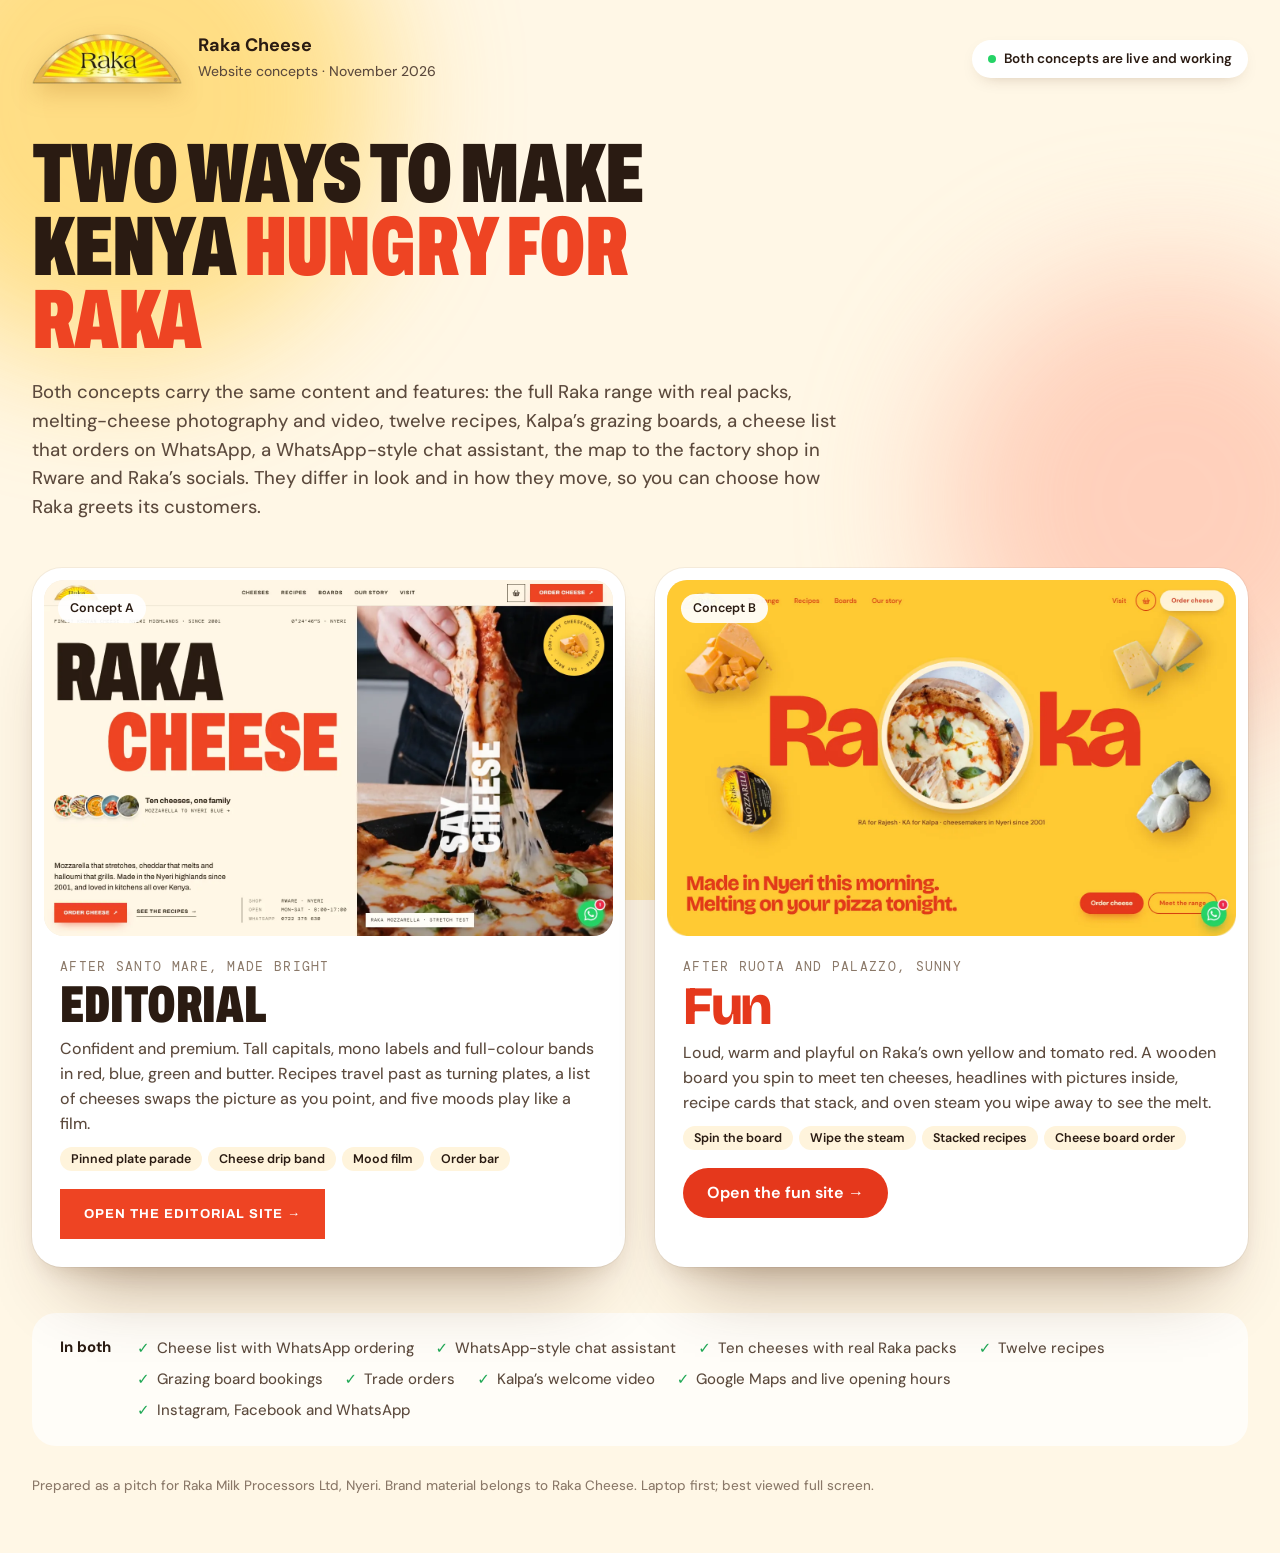
<file: index.html>
<!doctype html>
<html lang="en">
<head>
<meta charset="utf-8">
<meta name="viewport" content="width=device-width, initial-scale=1">
<title>Raka Cheese | Two website concepts</title>
<meta name="description" content="Two website concepts for Raka Cheese, finest Kenyan cheese from the Nyeri highlands: an editorial direction and a fun direction.">
<meta name="robots" content="noindex">
<link rel="icon" href="shared/img/favicon.png">
<link rel="apple-touch-icon" href="shared/img/apple-touch-icon.png">
<link rel="preload" href="shared/fonts/archivo.woff2" as="font" type="font/woff2" crossorigin>
<link rel="preload" href="shared/fonts/bricolage.woff2" as="font" type="font/woff2" crossorigin>
<style>
  @font-face { font-family: 'Archivo'; src: url('shared/fonts/archivo.woff2') format('woff2'); font-weight: 100 900; font-stretch: 62% 125%; font-display: swap; }
  @font-face { font-family: 'Bricolage Grotesque'; src: url('shared/fonts/bricolage.woff2') format('woff2'); font-weight: 200 800; font-stretch: 75% 100%; font-display: swap; }
  @font-face { font-family: 'DM Sans'; src: url('shared/fonts/dm-sans.woff2') format('woff2'); font-weight: 100 1000; font-display: swap; }
  @font-face { font-family: 'DM Mono'; src: url('shared/fonts/dm-mono-400.woff2') format('woff2'); font-weight: 400; font-display: swap; }
  :root { --ink: #2A1B12; --text: #5C4A3D; --cream: #FFF7E6; --sun: #FFC933; --red: #EE4423; --tomato: #E5381C; --ease: cubic-bezier(.16, 1, .3, 1); --spring: cubic-bezier(.3, 1.5, .5, 1); }
  * { box-sizing: border-box; }
  body { margin: 0; min-height: 100vh; background: var(--cream); color: var(--text); font: 450 17px/1.55 'DM Sans', system-ui, sans-serif; -webkit-font-smoothing: antialiased; overflow-x: hidden; }
  img { display: block; max-width: 100%; height: auto; }
  .bg { position: fixed; inset: 0; z-index: -1; overflow: hidden; }
  .bg i { position: absolute; border-radius: 50%; filter: blur(70px); opacity: .55; animation: drift 18s ease-in-out infinite alternate; }
  .bg i:nth-child(1) { width: 520px; height: 520px; left: -140px; top: -160px; background: var(--sun); }
  .bg i:nth-child(2) { width: 460px; height: 460px; right: -120px; top: 30%; background: #FFB199; animation-duration: 22s; }
  .bg i:nth-child(3) { width: 380px; height: 380px; left: 30%; bottom: -220px; background: #FFE08A; animation-duration: 26s; }
  @keyframes drift { to { transform: translate(60px, 40px) scale(1.12); } }
  .wrap { width: min(1260px, 100% - 64px); margin: 0 auto; padding: 34px 0 56px; }
  header { display: flex; align-items: center; justify-content: space-between; gap: 20px; }
  .brand { display: flex; align-items: center; gap: 16px; }
  .brand img { width: 150px; filter: drop-shadow(0 8px 12px rgba(160, 90, 0, .25)); }
  .brand strong { display: block; font: 700 18px/1.2 'DM Sans', sans-serif; color: var(--ink); }
  .brand span { font-size: 14px; }
  .chip { display: inline-flex; align-items: center; gap: 8px; height: 38px; padding: 0 16px; border-radius: 999px; background: #fff; font: 600 13.5px/1 'DM Sans', sans-serif; color: var(--ink); box-shadow: 0 6px 18px -10px rgba(80, 40, 10, .35); }
  .chip i { width: 8px; height: 8px; border-radius: 50%; background: #25D366; box-shadow: 0 0 0 0 rgba(37, 211, 102, .6); animation: ping 1.8s infinite; }
  @keyframes ping { 70% { box-shadow: 0 0 0 8px rgba(37, 211, 102, 0); } }
  h1 { margin: 54px 0 0; max-width: 17ch; font: 900 clamp(54px, 6.6vw, 104px)/.86 'Archivo', sans-serif; font-stretch: 62%; text-transform: uppercase; letter-spacing: -.01em; color: var(--ink); }
  h1 span { color: var(--red); }
  .intro { margin: 22px 0 0; max-width: 64ch; font-size: 18.5px; }
  .grid { display: grid; grid-template-columns: 1fr 1fr; gap: 30px; margin-top: 46px; }
  .card { position: relative; display: flex; flex-direction: column; border-radius: 30px; background: #fff; color: inherit; text-decoration: none; overflow: hidden;
    box-shadow: 0 0 0 1px rgba(40, 18, 10, .05), 0 12px 24px -12px rgba(80, 40, 10, .2), 0 50px 70px -40px rgba(80, 40, 10, .45);
    transform: perspective(1200px) rotateX(var(--rx, 0deg)) rotateY(var(--ry, 0deg)) translateY(var(--lift, 0px)); transition: transform .5s var(--ease), box-shadow .5s var(--ease); }
  .card:hover, .card:focus-visible { --lift: -10px; }
  .card:focus-visible { outline: 3px solid var(--red); outline-offset: 4px; }
  .shot { position: relative; margin: 12px 12px 0; border-radius: 20px; overflow: hidden; aspect-ratio: 16 / 10; background: #f4ece0; }
  .shot img { width: 100%; height: 100%; object-fit: cover; object-position: top; transition: transform 1.2s var(--ease); }
  .card:hover .shot img { transform: scale(1.045); }
  .shot b { position: absolute; left: 14px; top: 14px; padding: 8px 12px; border-radius: 999px; background: rgba(255, 255, 255, .92); font: 600 12.5px/1 'DM Sans', sans-serif; color: var(--ink); }
  .body { display: grid; gap: 10px; padding: 24px 28px 28px; }
  .label { font: 500 13px/1 'DM Mono', monospace; text-transform: uppercase; letter-spacing: .1em; color: #8A7868; }
  .title { font: 900 52px/.86 'Archivo', sans-serif; font-stretch: 62%; text-transform: uppercase; color: var(--ink); }
  .card--b .title { font: 800 54px/.9 'Bricolage Grotesque', sans-serif; text-transform: none; letter-spacing: -.045em; color: var(--tomato); }
  .desc { font-size: 16px; max-width: 52ch; }
  .tags { display: flex; flex-wrap: wrap; gap: 6px; }
  .tags span { padding: 6px 11px; border-radius: 999px; background: #FFF4DC; font: 600 12.5px/1 'DM Sans', sans-serif; color: var(--ink); }
  .go { display: inline-flex; align-items: center; gap: 10px; margin-top: 8px; width: max-content; height: 50px; padding: 0 24px; color: #fff; background: var(--red);
    font: 700 13px/1 'Archivo', sans-serif; letter-spacing: .08em; text-transform: uppercase; transition: gap .3s var(--spring); }
  .card--b .go { background: var(--tomato); border-radius: 999px; font: 650 16px/1 'DM Sans', sans-serif; letter-spacing: 0; text-transform: none; }
  .card:hover .go { gap: 16px; }
  .shared { margin-top: 46px; padding: 24px 28px; border-radius: 24px; background: rgba(255, 255, 255, .7); display: grid; grid-template-columns: auto 1fr; gap: 10px 26px; align-items: start; }
  .shared strong { font: 700 15px/1.4 'DM Sans', sans-serif; color: var(--ink); }
  .shared ul { margin: 0; padding: 0; list-style: none; display: flex; flex-wrap: wrap; gap: 8px 22px; font-size: 15px; }
  .shared li::before { content: '\2713'; margin-right: 7px; color: #1FA855; font-weight: 700; }
  footer { margin-top: 30px; font-size: 13.5px; color: #8A7868; }
  @media (max-width: 900px) { .grid, .shared { grid-template-columns: 1fr; } }
  @media (prefers-reduced-motion: reduce) { .bg i, .chip i { animation: none; } .card, .shot img, .go { transition: none; } }
</style>
</head>
<body>
  <div class="bg" aria-hidden="true"><i></i><i></i><i></i></div>
  <div class="wrap">
    <header>
      <div class="brand"><img src="shared/img/logo/raka-mark.webp" alt="Raka" width="802" height="269"><div><strong>Raka Cheese</strong><span>Website concepts &middot; November 2026</span></div></div>
      <span class="chip"><i></i>Both concepts are live and working</span>
    </header>
    <h1>Two ways to make Kenya <span>hungry for Raka</span></h1>
    <p class="intro">Both concepts carry the same content and features: the full Raka range with real packs, melting-cheese photography and video, twelve recipes, Kalpa&rsquo;s grazing boards, a cheese list that orders on WhatsApp, a WhatsApp-style chat assistant, the map to the factory shop in Rware and Raka&rsquo;s socials. They differ in look and in how they move, so you can choose how Raka greets its customers.</p>
    <div class="grid">
      <a class="card" href="site-a-editorial/">
        <span class="shot"><img src="shared/img/chooser-a.webp" alt="Preview of the editorial concept: RAKA CHEESE in tall capitals beside a video of a pizza slice stretching" width="1440" height="900"><b>Concept A</b></span>
        <span class="body">
          <span class="label">After Santo Mare, made bright</span>
          <span class="title">Editorial</span>
          <span class="desc">Confident and premium. Tall capitals, mono labels and full-colour bands in red, blue, green and butter. Recipes travel past as turning plates, a list of cheeses swaps the picture as you point, and five moods play like a film.</span>
          <span class="tags"><span>Pinned plate parade</span><span>Cheese drip band</span><span>Mood film</span><span>Order bar</span></span>
          <span class="go">Open the editorial site &rarr;</span>
        </span>
      </a>
      <a class="card card--b" href="site-b-fun/">
        <span class="shot"><img src="shared/img/chooser-b.webp" alt="Preview of the fun concept: Ra and ka either side of a turning margherita on sunny yellow, with cheese floating around" width="1440" height="900"><b>Concept B</b></span>
        <span class="body">
          <span class="label">After Ruota and Palazzo, sunny</span>
          <span class="title">Fun</span>
          <span class="desc">Loud, warm and playful on Raka&rsquo;s own yellow and tomato red. A wooden board you spin to meet ten cheeses, headlines with pictures inside, recipe cards that stack, and oven steam you wipe away to see the melt.</span>
          <span class="tags"><span>Spin the board</span><span>Wipe the steam</span><span>Stacked recipes</span><span>Cheese board order</span></span>
          <span class="go">Open the fun site &rarr;</span>
        </span>
      </a>
    </div>
    <div class="shared">
      <strong>In both</strong>
      <ul><li>Cheese list with WhatsApp ordering</li><li>WhatsApp-style chat assistant</li><li>Ten cheeses with real Raka packs</li><li>Twelve recipes</li><li>Grazing board bookings</li><li>Trade orders</li><li>Kalpa&rsquo;s welcome video</li><li>Google Maps and live opening hours</li><li>Instagram, Facebook and WhatsApp</li></ul>
    </div>
    <footer>Prepared as a pitch for Raka Milk Processors Ltd, Nyeri. Brand material belongs to Raka Cheese. Laptop first; best viewed full screen.</footer>
  </div>
<script>
  (function () {
    if (matchMedia('(prefers-reduced-motion: reduce)').matches || matchMedia('(hover: none)').matches) return;
    document.querySelectorAll('.card').forEach(function (el) {
      el.addEventListener('pointermove', function (e) {
        var r = el.getBoundingClientRect();
        el.style.setProperty('--rx', ((0.5 - (e.clientY - r.top) / r.height) * 5).toFixed(2) + 'deg');
        el.style.setProperty('--ry', (((e.clientX - r.left) / r.width - 0.5) * 5).toFixed(2) + 'deg');
      });
      el.addEventListener('pointerleave', function () { el.style.setProperty('--rx', '0deg'); el.style.setProperty('--ry', '0deg'); });
    });
  })();
</script>
</body>
</html>
</file>
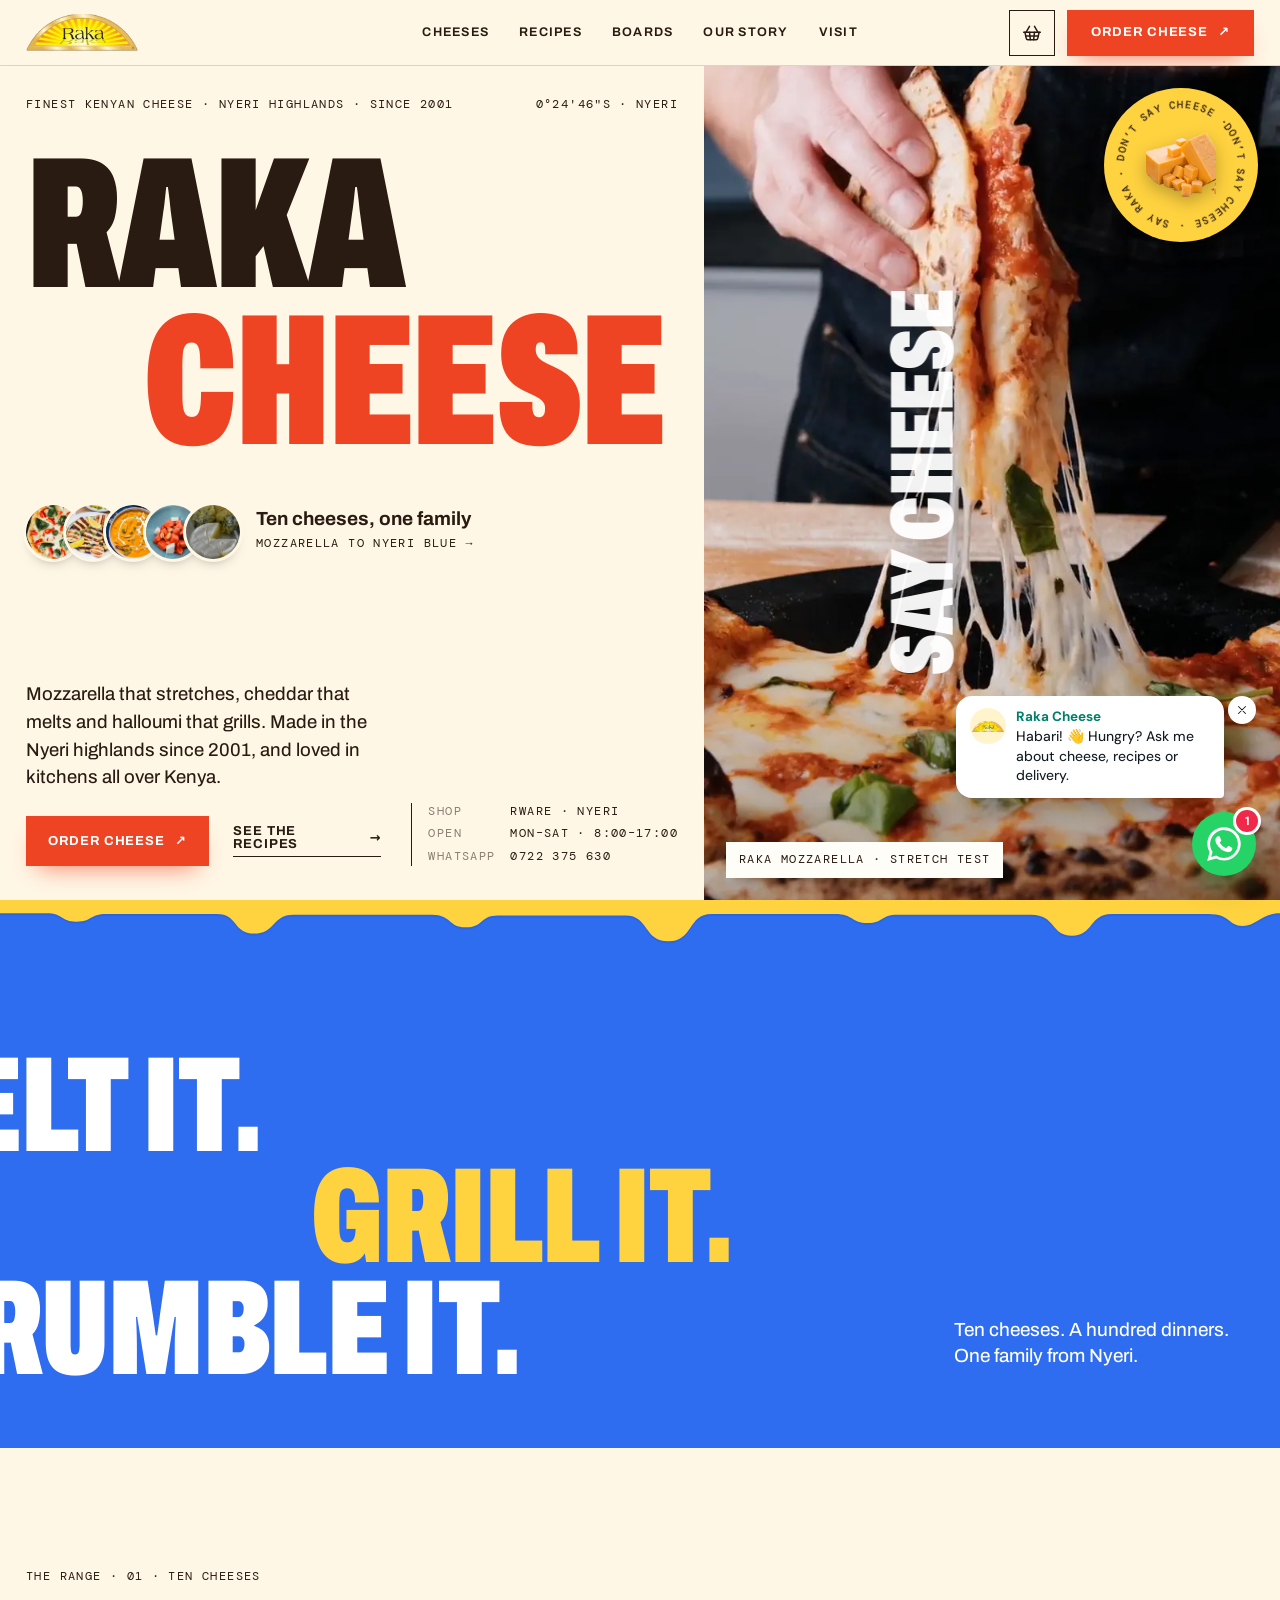
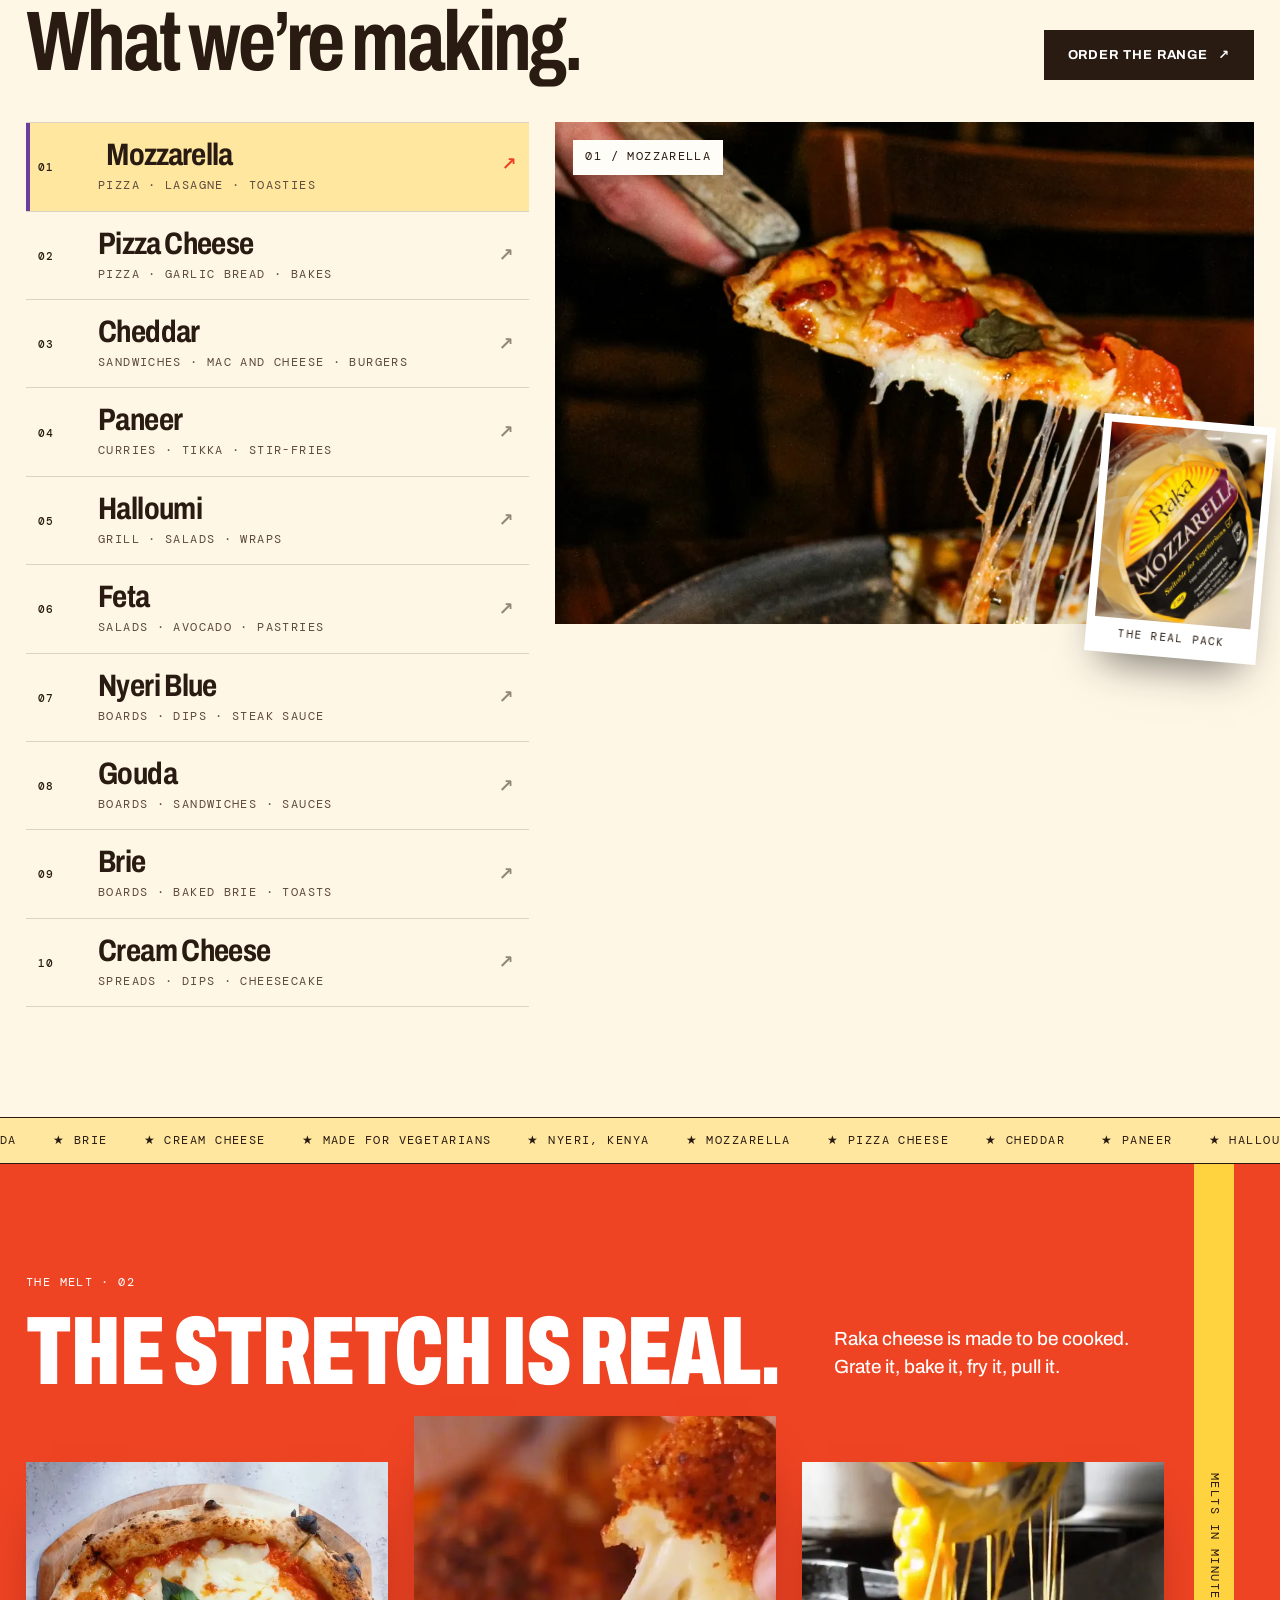
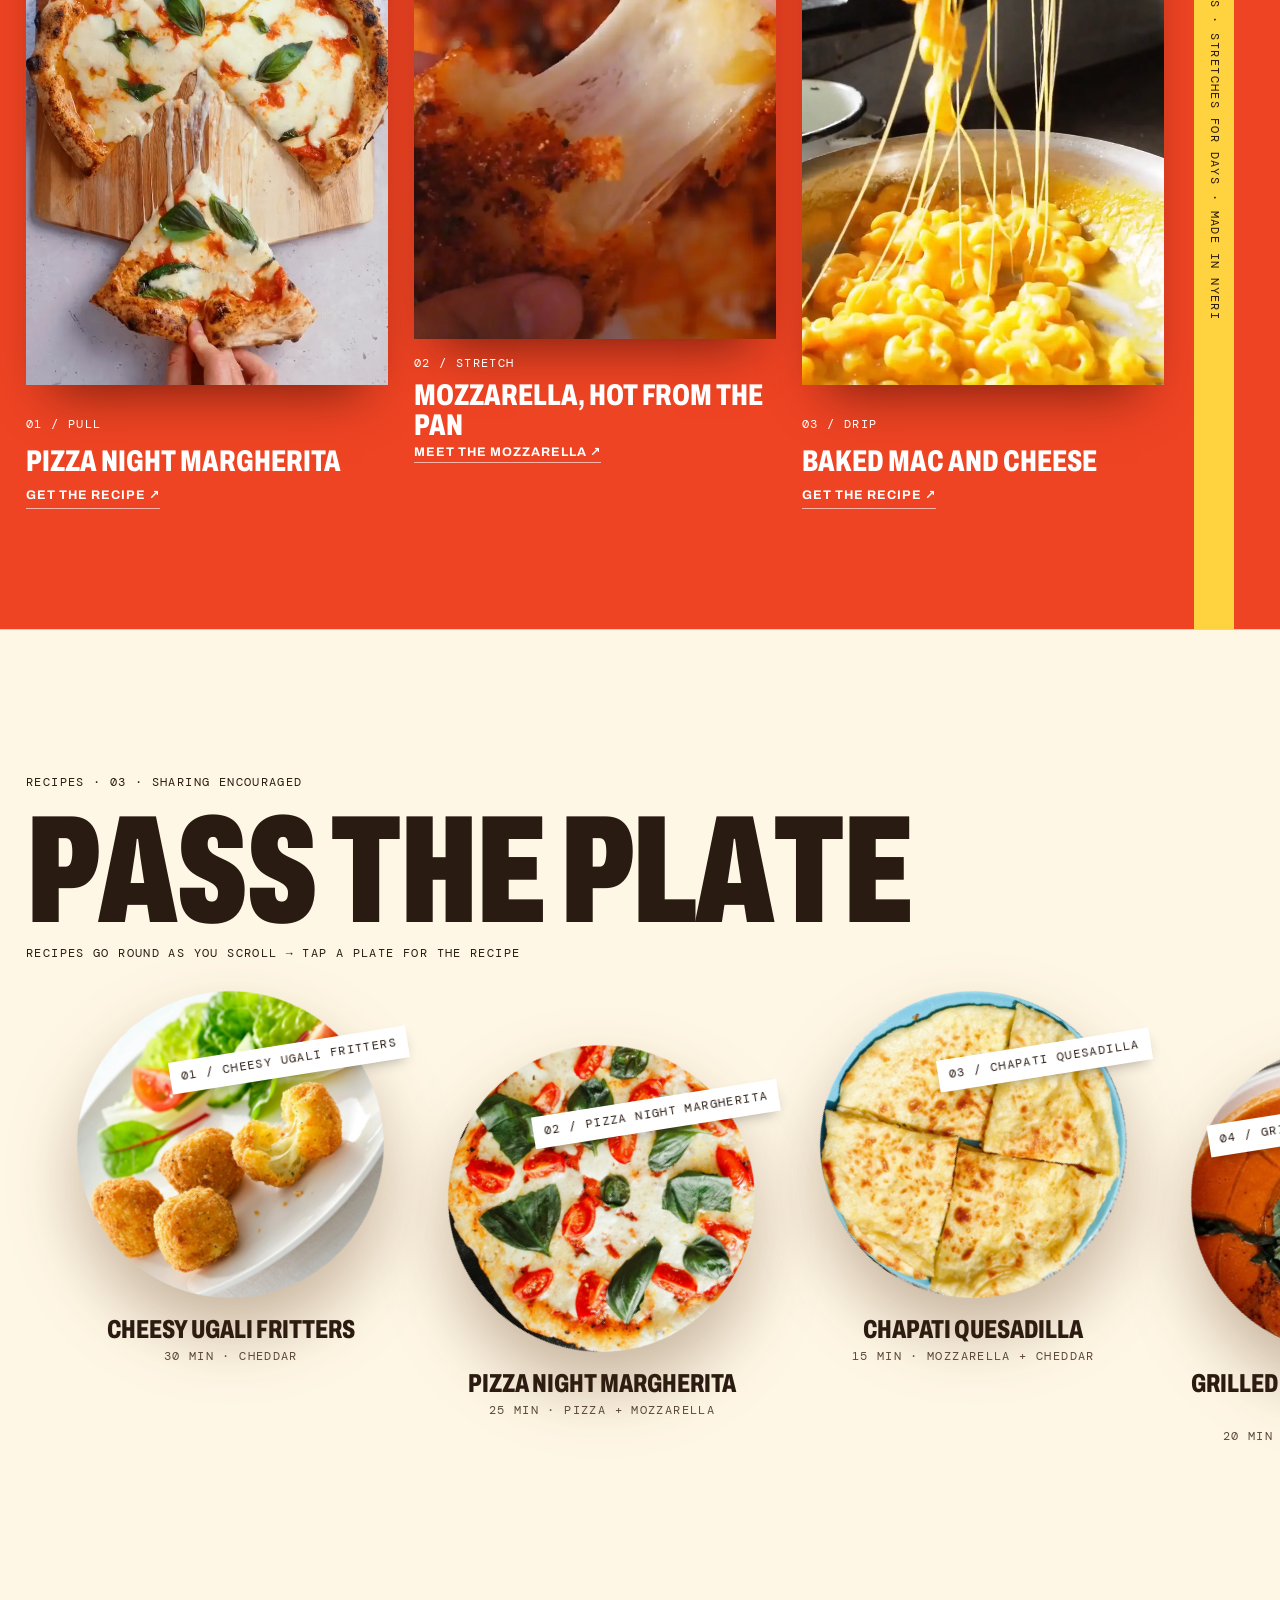
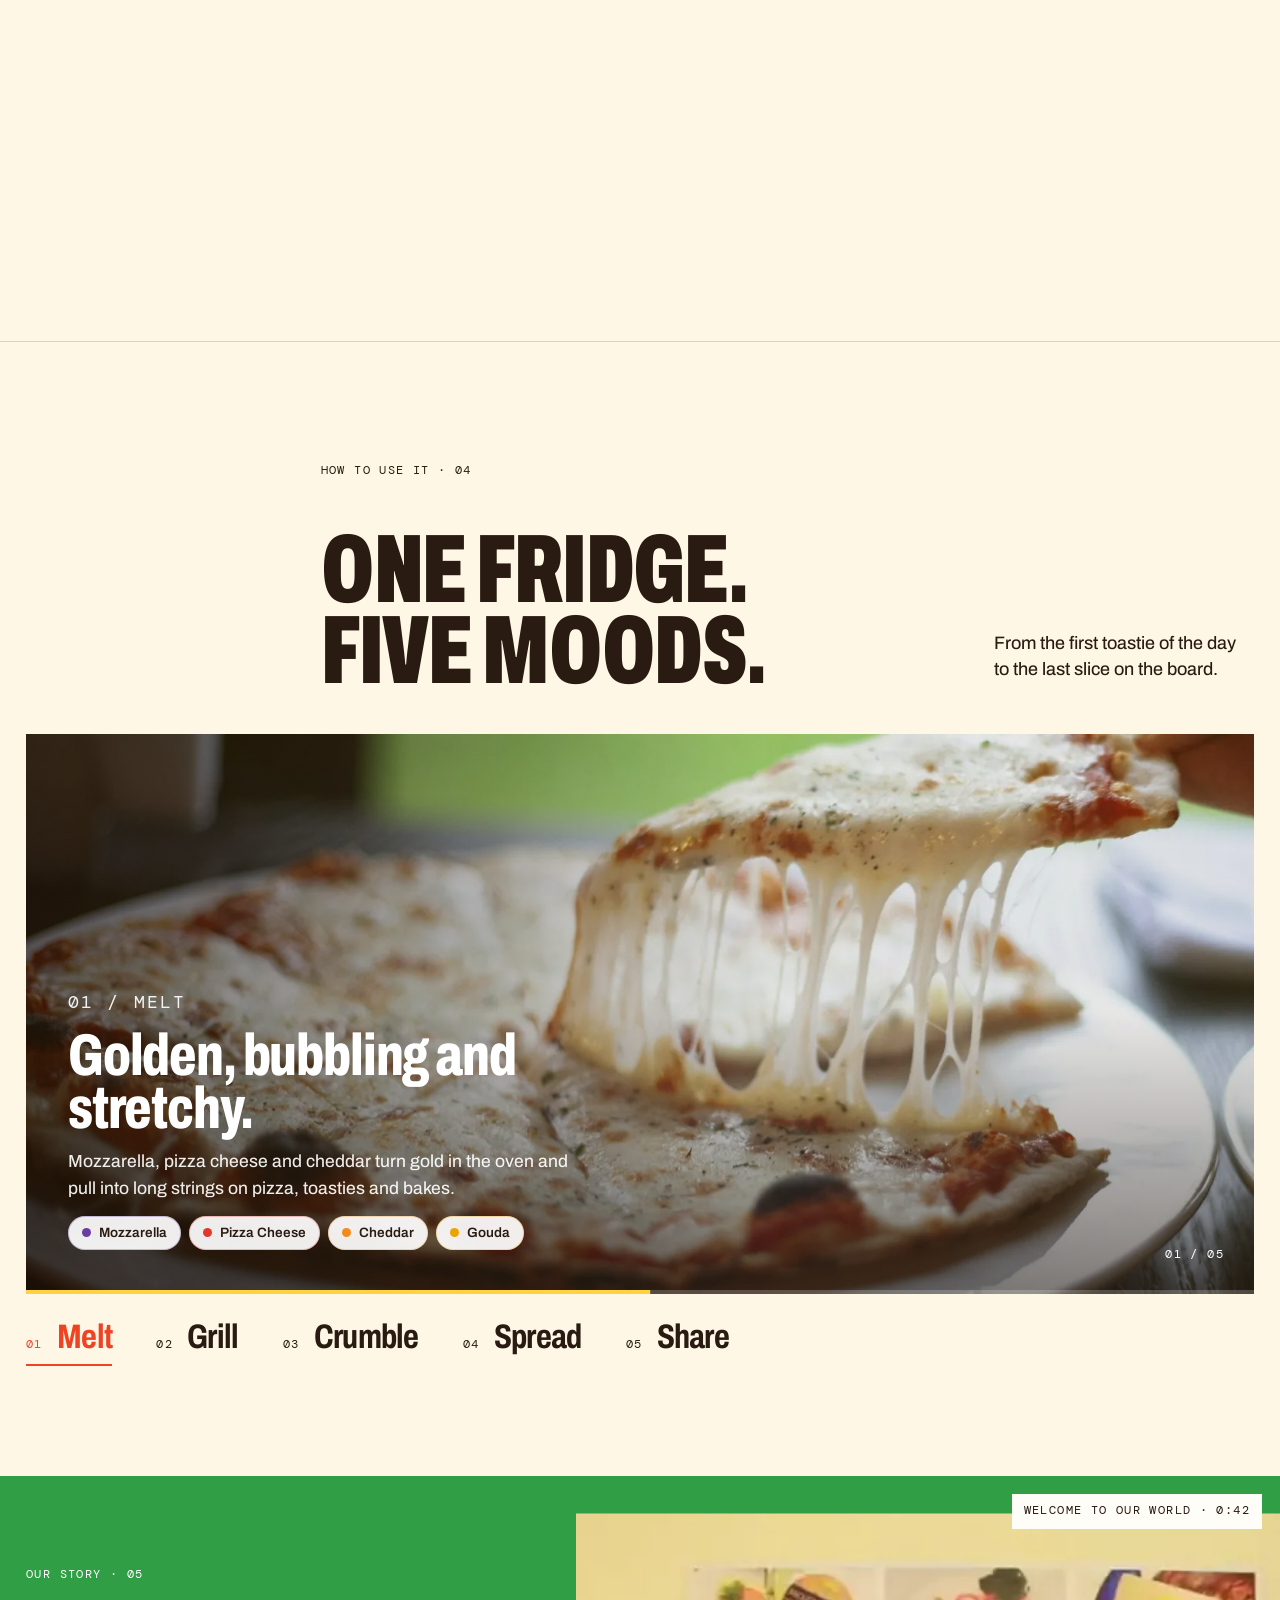
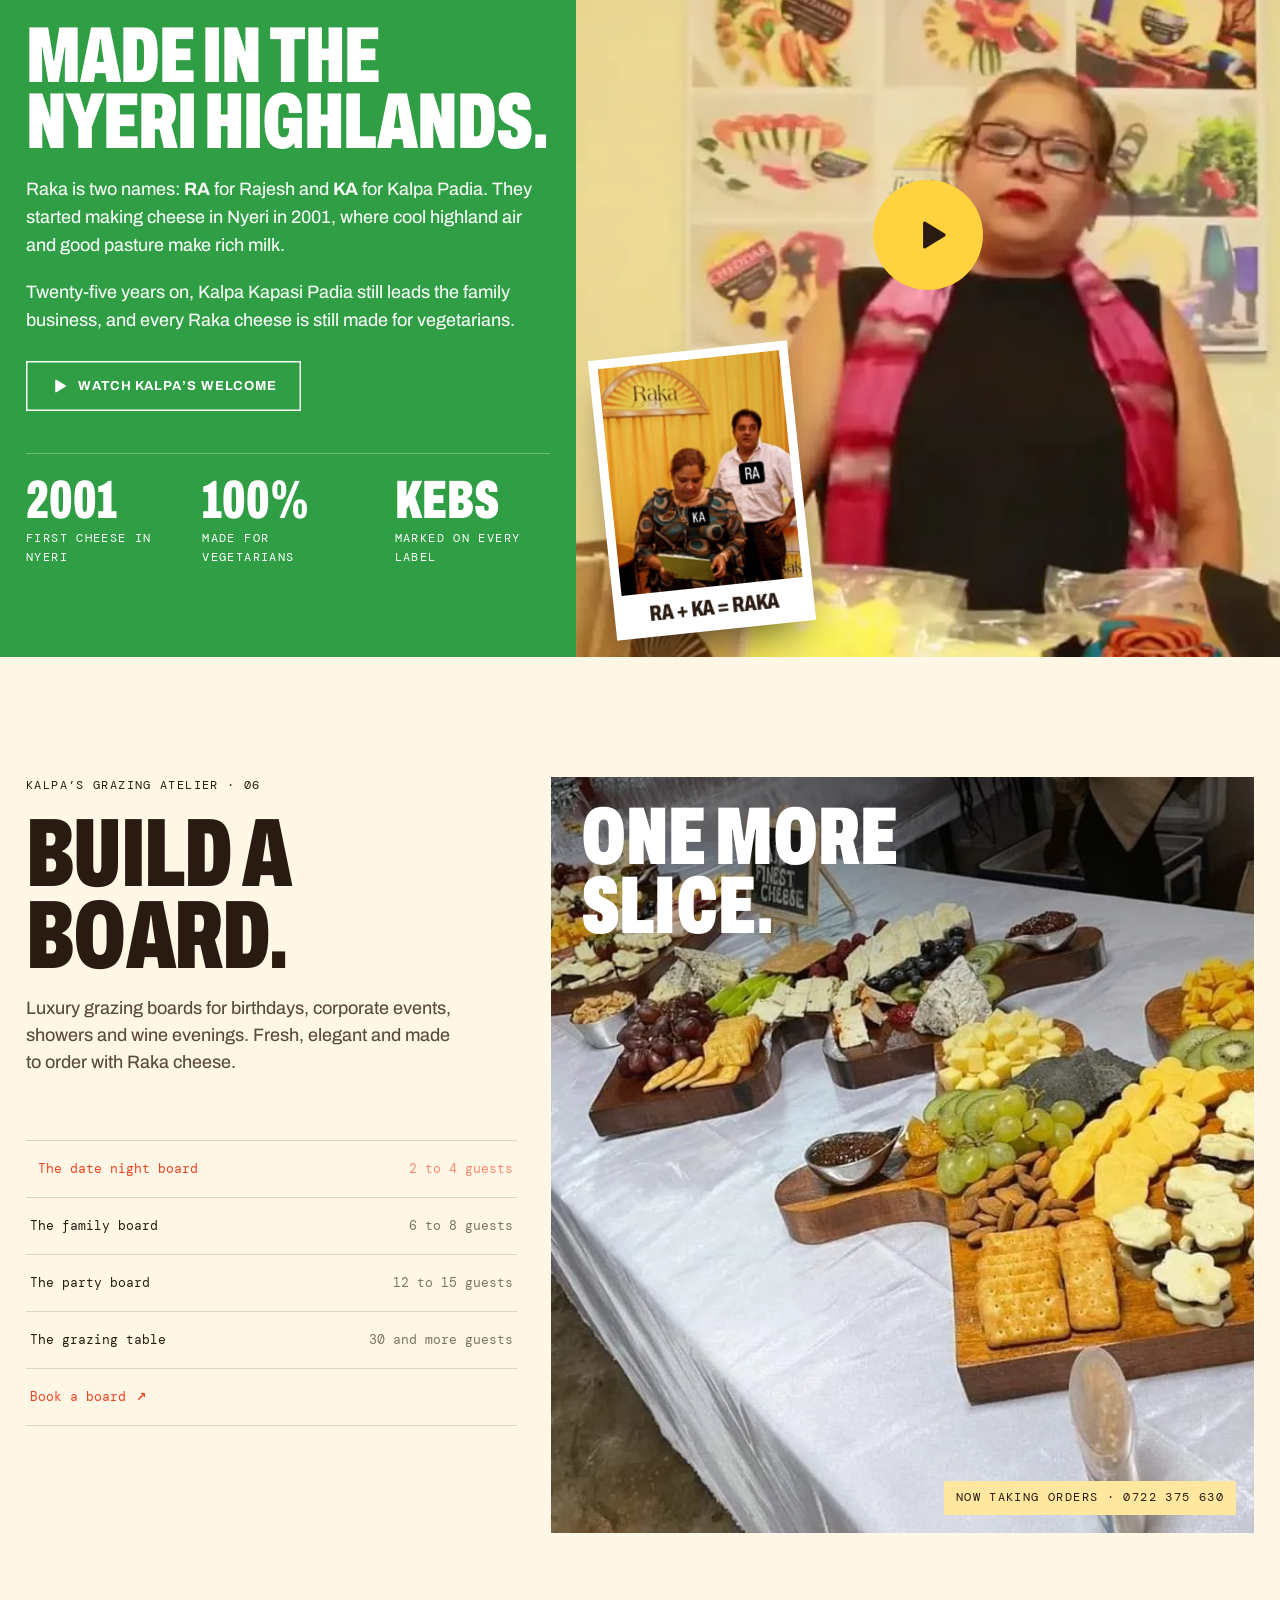
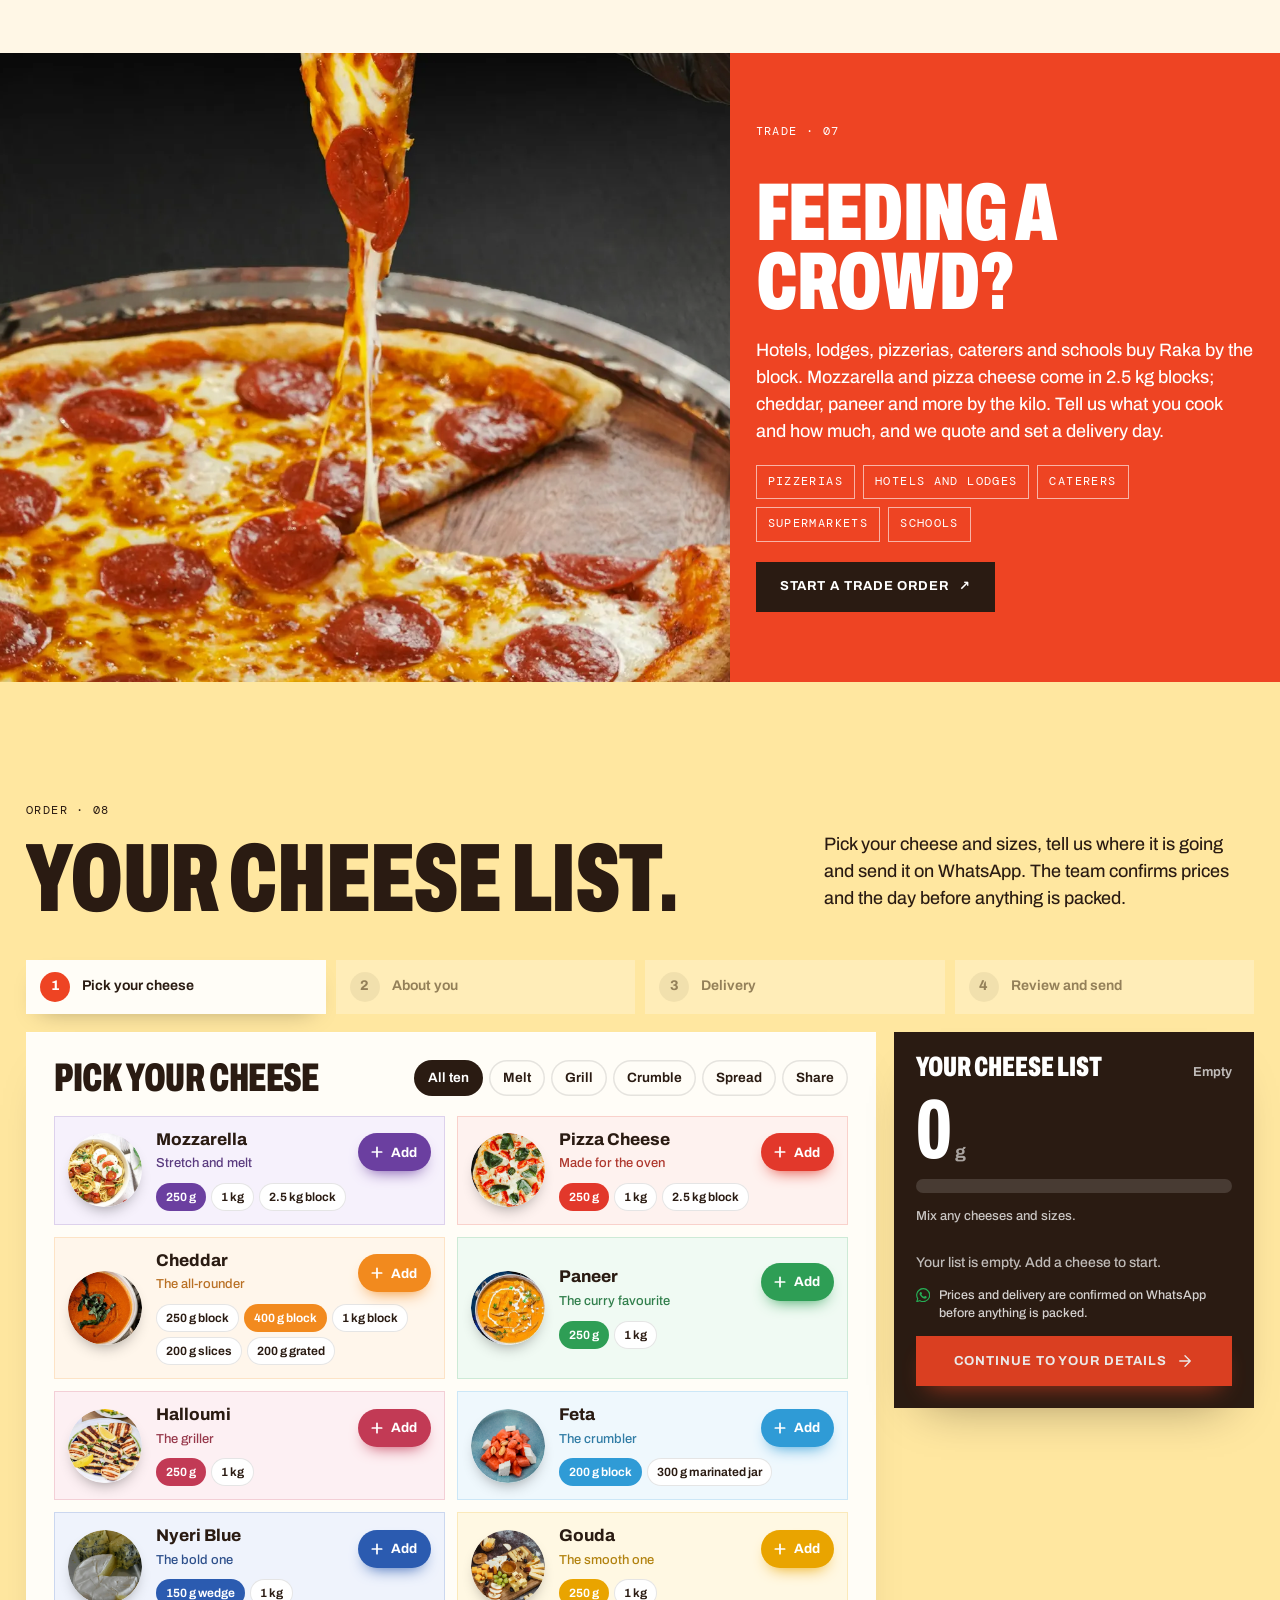
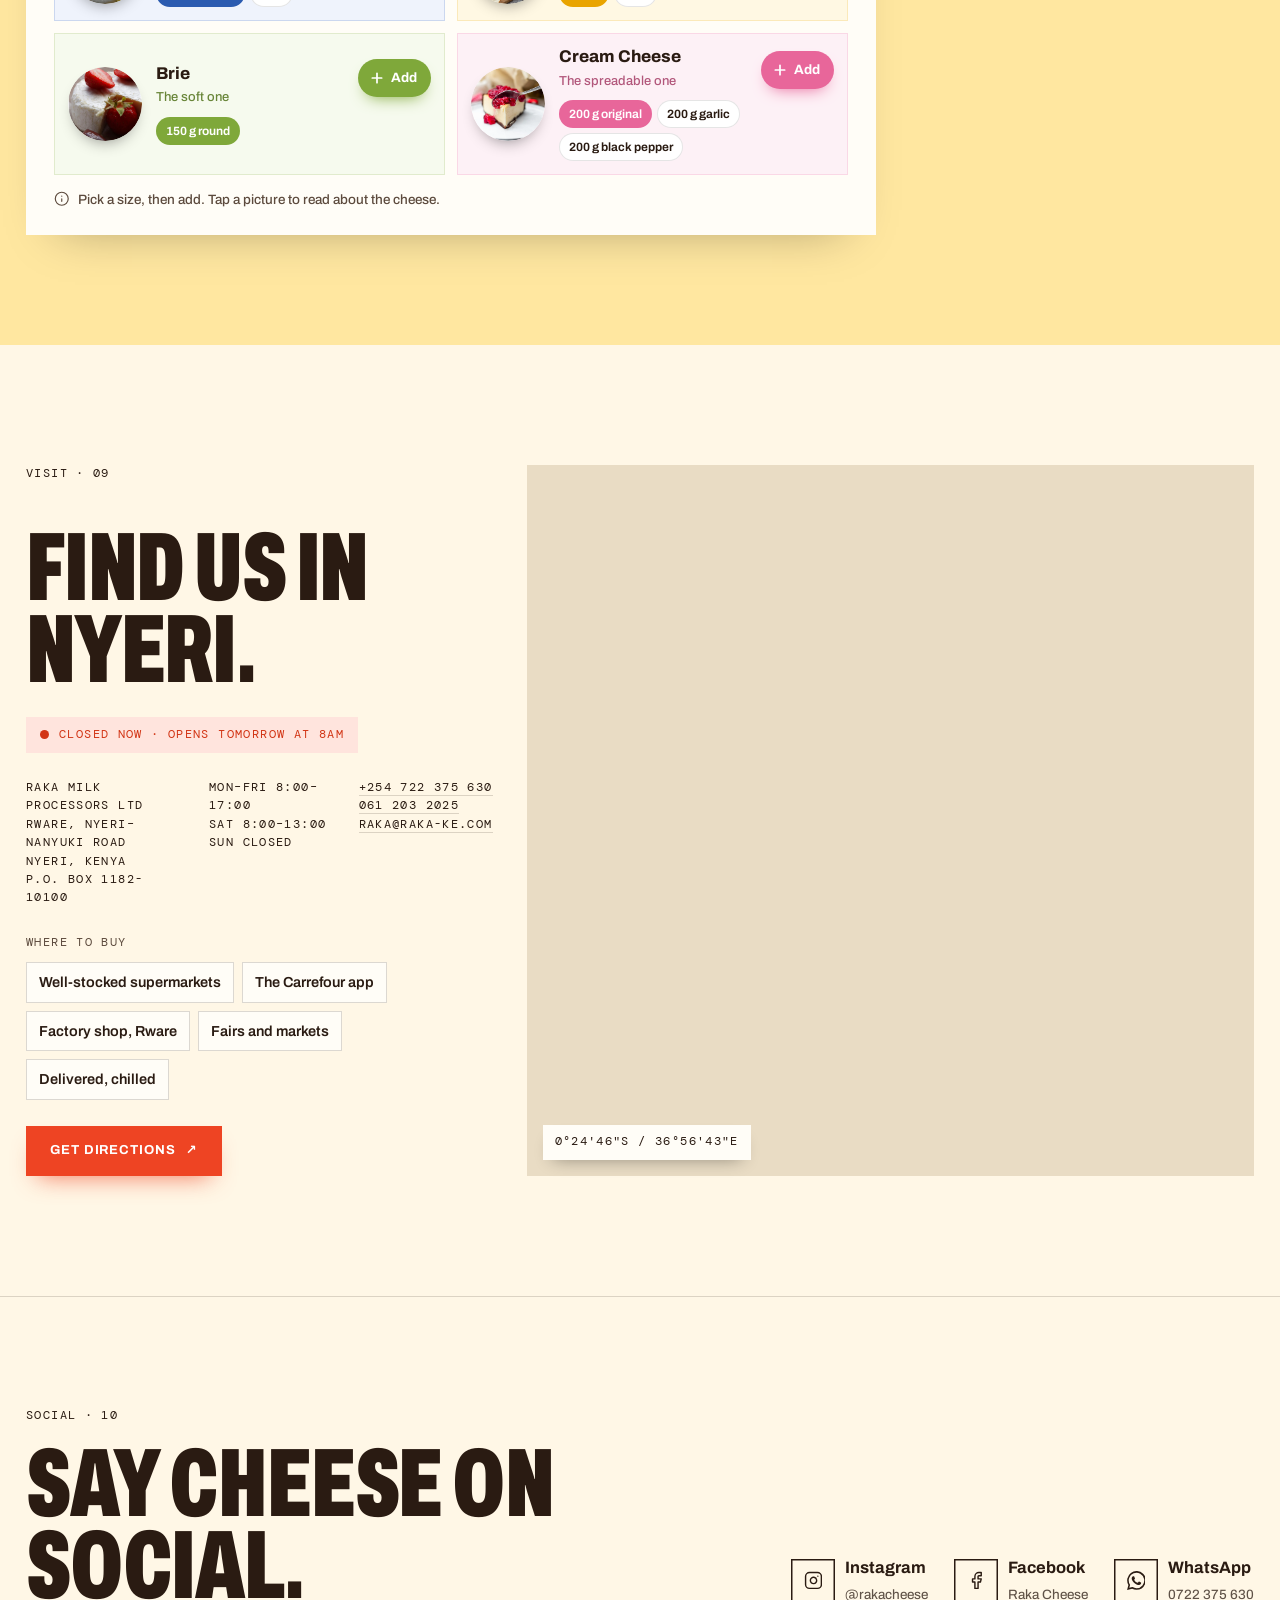
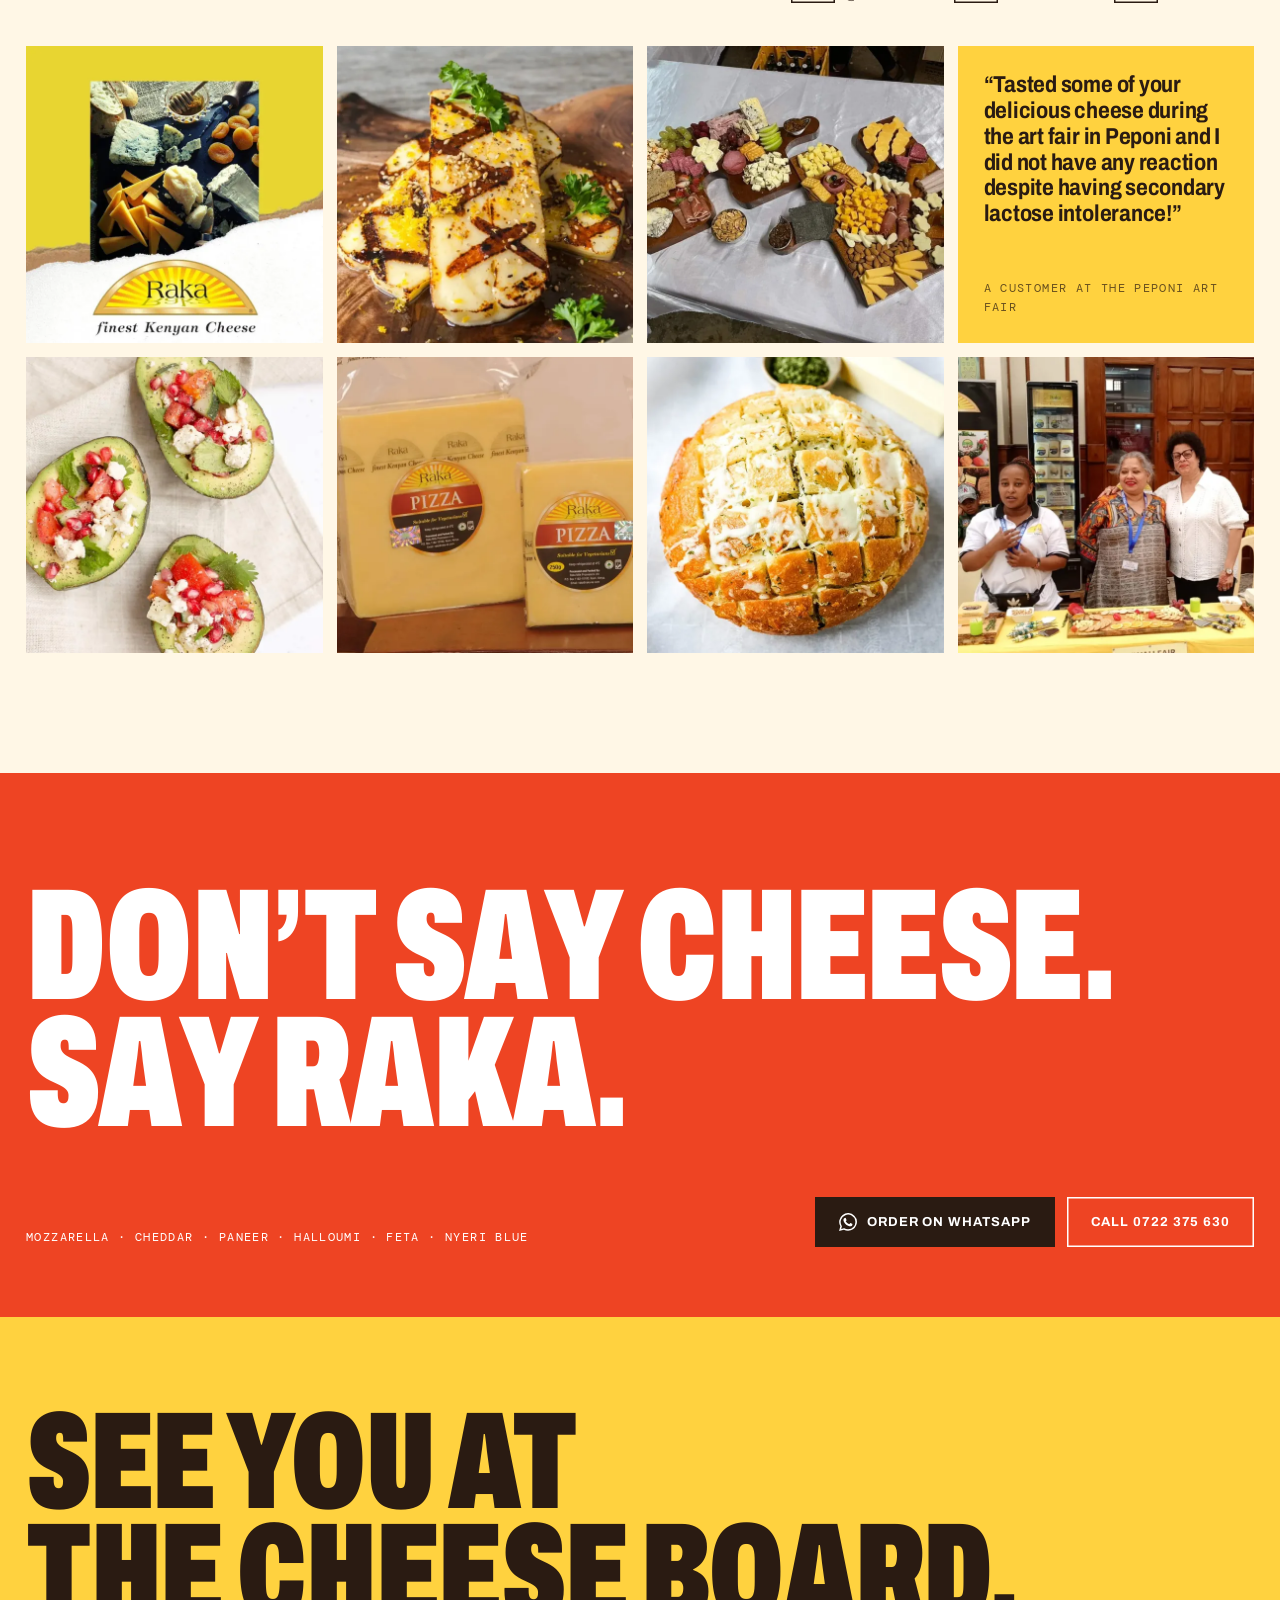
<file: site-a-editorial/index.html>
<!doctype html>
<html lang="en">
<head>
<meta charset="utf-8">
<meta name="viewport" content="width=device-width, initial-scale=1">
<title>Raka Cheese | Finest Kenyan Cheese from the Nyeri Highlands</title>
<meta name="description" content="Mozzarella, cheddar, paneer, halloumi, feta and Nyeri Blue, made in the Nyeri highlands since 2001. Order on WhatsApp, cook the recipes, book a grazing board.">
<meta name="robots" content="noindex">
<meta name="theme-color" content="#FFF7E6">
<link rel="icon" href="../shared/img/favicon.png">
<link rel="apple-touch-icon" href="../shared/img/apple-touch-icon.png">
<link rel="preload" href="../shared/fonts/archivo.woff2" as="font" type="font/woff2" crossorigin>
<link rel="preload" href="../shared/fonts/dm-mono-400.woff2" as="font" type="font/woff2" crossorigin>
<link rel="stylesheet" href="../shared/css/shared.css">
<link rel="stylesheet" href="css/site.css">
<script>
  document.documentElement.classList.add('js');
  setTimeout(function () { if (!document.documentElement.classList.contains('fx-ready')) document.documentElement.classList.remove('js'); }, 3000);
</script>
</head>
<body>
<a class="skip" href="#main">Skip to content</a>

<header class="hd" id="hd">
  <a class="hd__logo" href="#top" aria-label="Raka Cheese, back to the top"><img src="../shared/img/logo/raka-mark-sm.webp" alt="Raka" width="360" height="121"></a>
  <nav class="hd__nav" aria-label="Main">
    <a href="#range">Cheeses</a>
    <a href="#recipes">Recipes</a>
    <a href="#boards">Boards</a>
    <a href="#story">Our story</a>
    <a href="#visit">Visit</a>
  </nav>
  <div class="hd__end">
    <a class="hd__list" href="#order" data-list-host aria-label="Your cheese list is empty"><span data-icon="basket"></span><span class="hd__count" data-list-count hidden>0</span></a>
    <a class="btn btn--primary hd__cta" href="#order" data-magnetic>Order cheese <span class="arr">&#8599;</span></a>
  </div>
</header>

<main id="main">

  <!-- 1. Hero -->
  <section class="hero" id="top">
    <div class="hero__left">
      <div class="hero__meta mono" data-reveal="fade"><span>Finest Kenyan cheese &middot; Nyeri highlands &middot; Since 2001</span><span>0&deg;24&prime;46&Prime;S &middot; Nyeri</span></div>
      <h1 class="hero__word" aria-label="Raka Cheese"><span class="hero__line" data-hero-line>Raka</span><span class="hero__line hero__line--2" data-hero-line>Cheese</span></h1>
      <a class="hero__peek" href="#range" data-reveal="up" data-delay=".35">
        <span class="hero__dots"><img src="../shared/img/plates/margherita.webp" alt="" width="900" height="900"><img src="../shared/img/plates/grilled-halloumi.webp" alt="" width="900" height="900"><img src="../shared/img/plates/makhani.webp" alt="" width="900" height="900"><img src="../shared/img/plates/watermelon-feta.webp" alt="" width="900" height="900"><img src="../shared/img/plates/blue.webp" alt="" width="900" height="900"></span>
        <span class="hero__peek-text"><strong>Ten cheeses, one family</strong><span class="mono">Mozzarella to Nyeri Blue &rarr;</span></span>
      </a>
      <div class="hero__foot">
        <div class="hero__copy">
          <p class="hero__lead" data-reveal="up" data-delay=".5">Mozzarella that stretches, cheddar that melts and halloumi that grills. Made in the Nyeri highlands since 2001, and loved in kitchens all over Kenya.</p>
          <div class="hero__ctas" data-reveal="up" data-delay=".65">
            <a class="btn btn--primary" href="#order" data-magnetic>Order cheese <span class="arr">&#8599;</span></a>
            <a class="link-arrow" href="#recipes">See the recipes</a>
          </div>
        </div>
        <dl class="hero__info mono" data-reveal="up" data-delay=".8">
          <div><dt>Shop</dt><dd>Rware &middot; Nyeri</dd></div>
          <div><dt>Open</dt><dd>Mon&ndash;Sat &middot; 8:00&ndash;17:00</dd></div>
          <div><dt>WhatsApp</dt><dd>0722 375 630</dd></div>
        </dl>
      </div>
    </div>
    <div class="hero__right">
      <div class="hero__media" data-hero-media>
        <video class="hero__video" src="../shared/video/hero-pull.mp4" poster="../shared/video/hero-pull.webp" muted loop playsinline autoplay data-autoplay preload="auto" aria-label="A slice of margherita lifted from the pizza, the cheese stretching in long strings"></video>
      </div>
      <p class="hero__vert" aria-hidden="true">Say cheese</p>
      <div class="sticker" aria-hidden="true">
        <svg viewBox="0 0 200 200" data-spin="18"><defs><path id="st-a" d="M100,100 m-74,0 a74,74 0 1,1 148,0 a74,74 0 1,1 -148,0"/></defs><text><textPath href="#st-a">DON&#8217;T SAY CHEESE &#183; SAY RAKA &#183; DON&#8217;T SAY CHEESE &#183; SAY RAKA &#183;</textPath></text></svg>
        <img src="../shared/img/cut/cheddar-cubes.webp" alt="" width="800" height="726">
      </div>
      <p class="hero__chip mono">Raka mozzarella &middot; stretch test</p>
    </div>
  </section>

  <!-- 2. Statement band with a cheese drip -->
  <section class="band" aria-label="Melt it, grill it, crumble it">
    <svg class="band__drip" viewBox="0 0 1440 120" preserveAspectRatio="none" aria-hidden="true">
      <path data-drip d="M0,0 H1440 V38 C1418,38 1414,74 1398,74 C1382,74 1384,40 1360,40 L1250,40 C1226,40 1230,102 1206,102 C1182,102 1188,42 1160,42 L1010,42 C990,42 994,66 976,66 C958,66 960,40 940,40 L800,40 C774,40 780,118 752,118 C724,118 730,44 704,44 L560,44 C540,44 544,78 524,78 C504,78 508,42 486,42 L330,42 C306,42 310,96 286,96 C262,96 268,40 244,40 L120,40 C100,40 104,62 86,62 C68,62 72,38 52,38 L0,38 Z"/>
    </svg>
    <h2 class="band__title" aria-label="Melt it. Grill it. Crumble it.">
      <span class="band__l" data-band-line>Melt it.</span>
      <span class="band__l" data-band-line>Grill it.</span>
      <span class="band__l" data-band-line>Crumble it.</span>
    </h2>
    <p class="band__side" data-reveal="up">Ten cheeses. A hundred dinners. One family from Nyeri.</p>
  </section>

  <!-- 3. The range: list and a picture that follows -->
  <section class="range" id="range">
    <div class="range__head">
      <div>
        <p class="kicker mono" data-reveal="fade">The range &middot; 01 &middot; Ten cheeses</p>
        <h2 class="h-mixed" data-reveal="lines">What we&rsquo;re making.</h2>
      </div>
      <a class="btn btn--ink" href="#order" data-reveal="up">Order the range <span class="arr">&#8599;</span></a>
    </div>
    <div class="range__grid">
      <ol class="range__list" data-range-list></ol>
      <div class="range__stage" data-range-stage>
        <div class="range__frame">
          <img class="range__img" data-range-img src="../shared/img/food/melt-pull-dark.webp" alt="" width="1000" height="1250">
          <img class="range__img range__img--next" data-range-next src="../shared/img/food/melt-pull-dark.webp" alt="" width="1000" height="1250">
          <span class="range__tag mono" data-range-tag>01 / Mozzarella</span>
        </div>
        <figure class="range__pack" data-range-pack><img src="../shared/img/packs/mozzarella.webp" alt="" width="900" height="1125"><figcaption class="mono">The real pack</figcaption></figure>
      </div>
    </div>
  </section>

  <div class="marquee mono" data-marquee data-speed="38" aria-hidden="true">
    <div class="marquee__track"><span>&#9733; Mozzarella</span><span>&#9733; Pizza cheese</span><span>&#9733; Cheddar</span><span>&#9733; Paneer</span><span>&#9733; Halloumi</span><span>&#9733; Feta</span><span>&#9733; Nyeri Blue</span><span>&#9733; Gouda</span><span>&#9733; Brie</span><span>&#9733; Cream cheese</span><span>&#9733; Made for vegetarians</span><span>&#9733; Nyeri, Kenya</span></div>
  </div>

  <!-- 4. The melt: three cheese pulls -->
  <section class="melt" id="melt">
    <div class="melt__head">
      <p class="kicker mono" data-reveal="fade">The melt &middot; 02</p>
      <h2 class="h-display" data-reveal="lines">The stretch is real.</h2>
      <p class="melt__lead" data-reveal="up">Raka cheese is made to be cooked. Grate it, bake it, fry it, pull it.</p>
    </div>
    <div class="melt__row">
      <article class="reel" data-reveal="up">
        <video src="../shared/video/melt-slice.mp4" poster="../shared/video/melt-slice.webp" muted loop playsinline data-autoplay preload="none" aria-label="A margherita slice pulled away with strings of cheese"></video>
        <div class="reel__cap"><span class="mono">01 / Pull</span><strong>Pizza night margherita</strong><button type="button" class="reel__go" data-open-recipe="margherita">Get the recipe <span class="arr">&#8599;</span></button></div>
      </article>
      <article class="reel reel--mid" data-reveal="up" data-delay=".12">
        <video src="../shared/video/melt-stretch.mp4" poster="../shared/video/melt-stretch.webp" muted loop playsinline data-autoplay preload="none" aria-label="Fried mozzarella sticks pulled apart"></video>
        <div class="reel__cap"><span class="mono">02 / Stretch</span><strong>Mozzarella, hot from the pan</strong><button type="button" class="reel__go" data-open-product="mozzarella">Meet the mozzarella <span class="arr">&#8599;</span></button></div>
      </article>
      <article class="reel" data-reveal="up" data-delay=".24">
        <video src="../shared/video/melt-mac.mp4" poster="../shared/video/melt-mac.webp" muted loop playsinline data-autoplay preload="none" aria-label="Mac and cheese lifted from the pan in long strings"></video>
        <div class="reel__cap"><span class="mono">03 / Drip</span><strong>Baked mac and cheese</strong><button type="button" class="reel__go" data-open-recipe="mac-cheese">Get the recipe <span class="arr">&#8599;</span></button></div>
      </article>
    </div>
    <p class="melt__ribbon mono" aria-hidden="true">Melts in minutes &middot; stretches for days &middot; made in Nyeri</p>
  </section>

  <!-- 5. Pass the plate: recipes travel sideways as you scroll -->
  <section class="plates" id="recipes">
    <div class="plates__pin">
      <div class="plates__head">
        <p class="kicker mono">Recipes &middot; 03 &middot; Sharing encouraged</p>
        <h2 class="h-display plates__title" data-reveal="chars">Pass the plate</h2>
        <p class="mono plates__hint">Recipes go round as you scroll &rarr; tap a plate for the recipe</p>
      </div>
      <ol class="plates__track" data-plates></ol>
    </div>
  </section>

  <!-- 6. One fridge, five moods -->
  <section class="moods" id="moods">
    <div class="moods__head">
      <p class="kicker mono" data-reveal="fade">How to use it &middot; 04</p>
      <h2 class="h-display" data-reveal="lines">One fridge.<br>Five moods.</h2>
      <p class="moods__side" data-reveal="up">From the first toastie of the day to the last slice on the board.</p>
    </div>
    <div class="moods__stage" data-reveal="clip">
      <div class="moods__slides" data-mood-slides></div>
      <p class="moods__count mono"><span data-mood-n>01</span> / 05</p>
      <span class="moods__bar"><i data-mood-bar></i></span>
    </div>
    <div class="moods__tabs" role="tablist" aria-label="Ways to use Raka cheese" data-mood-tabs></div>
  </section>

  <!-- 7. Our story -->
  <section class="story" id="story">
    <div class="story__text">
      <p class="kicker mono" data-reveal="fade">Our story &middot; 05</p>
      <h2 class="h-display" data-reveal="lines">Made in the Nyeri highlands.</h2>
      <p class="story__p" data-reveal="up">Raka is two names: <strong>RA</strong> for Rajesh and <strong>KA</strong> for Kalpa Padia. They started making cheese in Nyeri in 2001, where cool highland air and good pasture make rich milk.</p>
      <p class="story__p" data-reveal="up">Twenty-five years on, Kalpa Kapasi Padia still leads the family business, and every Raka cheese is still made for vegetarians.</p>
      <button type="button" class="btn btn--ghost btn--light" data-open-video data-reveal="up"><span data-icon="play"></span>Watch Kalpa&rsquo;s welcome</button>
      <ul class="story__facts mono" data-reveal="stagger">
        <li><strong data-count="2001" data-from="1980" data-nosep>2001</strong>First cheese in Nyeri</li>
        <li><strong>100%</strong>Made for vegetarians</li>
        <li><strong>KEBS</strong>Marked on every label</li>
      </ul>
    </div>
    <div class="story__media">
      <button type="button" class="story__video" data-open-video aria-label="Play: Welcome to our world, with Kalpa Kapasi Padia">
        <img src="../shared/video/founder.webp" alt="Kalpa Kapasi Padia with the Raka range" width="1280" height="720" data-parallax="-0.08">
        <span class="story__play"><span data-icon="play"></span></span>
        <span class="story__vcap mono">Welcome to our world &middot; 0:42</span>
      </button>
      <figure class="story__polaroid" data-reveal="scale" data-delay=".3">
        <img src="../shared/img/life/founders.webp" alt="Rajesh and Kalpa Padia at a Raka stand, marked RA and KA" width="900" height="1125">
        <figcaption>RA + KA = Raka</figcaption>
      </figure>
    </div>
  </section>

  <!-- 8. Grazing boards -->
  <section class="boards" id="boards">
    <div class="boards__left">
      <p class="kicker mono" data-reveal="fade">Kalpa&rsquo;s Grazing Atelier &middot; 06</p>
      <h2 class="h-display" data-reveal="lines">Build a board.</h2>
      <p class="boards__lead" data-reveal="up">Luxury grazing boards for birthdays, corporate events, showers and wine evenings. Fresh, elegant and made to order with Raka cheese.</p>
      <ul class="boards__list mono" data-boards></ul>
    </div>
    <div class="boards__right">
      <div class="boards__frame" data-reveal="clip">
        <img data-board-img src="../shared/img/life/grazing-1.webp" alt="A Raka grazing table at an event" width="900" height="1125">
        <h3 class="boards__over">One more slice.</h3>
        <span class="boards__tag mono">Now taking orders &middot; 0722 375 630</span>
      </div>
    </div>
  </section>

  <!-- 9. Trade -->
  <section class="trade" id="trade">
    <div class="trade__media" data-reveal="clip"><img src="../shared/img/food/melt-pepperoni-w.webp" alt="A pizza slice lifted with stretching cheese" width="1600" height="1000" loading="lazy"></div>
    <div class="trade__panel">
      <p class="kicker mono" data-reveal="fade">Trade &middot; 07</p>
      <h2 class="h-display" data-reveal="lines">Feeding a crowd?</h2>
      <p class="trade__p" data-reveal="up">Hotels, lodges, pizzerias, caterers and schools buy Raka by the block. Mozzarella and pizza cheese come in 2.5 kg blocks; cheddar, paneer and more by the kilo. Tell us what you cook and how much, and we quote and set a delivery day.</p>
      <ul class="trade__who mono" data-reveal="stagger"><li>Pizzerias</li><li>Hotels and lodges</li><li>Caterers</li><li>Supermarkets</li><li>Schools</li></ul>
      <button type="button" class="btn btn--ink" data-trade data-reveal="up">Start a trade order <span class="arr">&#8599;</span></button>
    </div>
  </section>

  <!-- 10. The cheese list -->
  <section class="order" id="order">
    <div class="order__head">
      <div>
        <p class="kicker mono" data-reveal="fade">Order &middot; 08</p>
        <h2 class="h-display" data-reveal="lines">Your cheese list.</h2>
      </div>
      <p class="order__lead" data-reveal="up">Pick your cheese and sizes, tell us where it is going and send it on WhatsApp. The team confirms prices and the day before anything is packed.</p>
    </div>
    <div class="order__desk" data-desk></div>
  </section>

  <!-- 11. Visit -->
  <section class="visit" id="visit">
    <div class="visit__text">
      <p class="kicker mono" data-reveal="fade">Visit &middot; 09</p>
      <h2 class="h-display" data-reveal="lines">Find us in Nyeri.</h2>
      <p class="visit__status mono" data-open-status><i></i><span>Open now</span></p>
      <div class="visit__cols mono" data-reveal="stagger">
        <p>Raka Milk Processors Ltd<br>Rware, Nyeri&ndash;Nanyuki Road<br>Nyeri, Kenya<br>P.O. Box 1182-10100</p>
        <p>Mon&ndash;Fri 8:00&ndash;17:00<br>Sat 8:00&ndash;13:00<br>Sun closed</p>
        <p><a href="tel:+254722375630">+254 722 375 630</a><br><a href="tel:+254612032025">061 203 2025</a><br><a href="mailto:raka@raka-ke.com">raka@raka-ke.com</a></p>
      </div>
      <div class="visit__buy" data-reveal="up">
        <h3 class="mono">Where to buy</h3>
        <ul><li>Well-stocked supermarkets</li><li>The Carrefour app</li><li>Factory shop, Rware</li><li>Fairs and markets</li><li>Delivered, chilled</li></ul>
      </div>
      <a class="btn btn--primary" href="https://www.google.com/maps/dir/?api=1&amp;destination=-0.412713%2C36.945219" target="_blank" rel="noopener" data-reveal="up">Get directions <span class="arr">&#8599;</span></a>
    </div>
    <div class="visit__map" data-reveal="clip">
      <iframe src="https://www.google.com/maps/embed?pb=!1m18!1m12!1m3!1d3989.79!2d36.945219!3d-0.412713!2m3!1f0!2f0!3f0!3m2!1i1024!2i768!4f13.1!3m3!1m2!1s0x18285db9de592ba5%3A0xad0904c5120ead34!2sRaka%20Milk%20Processors%20Ltd!5e0!3m2!1sen!2ske!4v1793005391041!5m2!1sen!2ske" title="Map showing Raka Milk Processors in Rware, on the Nyeri to Nanyuki road" loading="lazy" allowfullscreen referrerpolicy="strict-origin-when-cross-origin"></iframe>
      <span class="visit__coords mono">0&deg;24&prime;46&Prime;S / 36&deg;56&prime;43&Prime;E</span>
    </div>
  </section>

  <!-- 12. Social -->
  <section class="social-sec" id="social">
    <div class="social-sec__head">
      <div>
        <p class="kicker mono" data-reveal="fade">Social &middot; 10</p>
        <h2 class="h-display" data-reveal="lines">Say cheese on social.</h2>
      </div>
      <div class="social-sec__links" data-socials="labels" data-reveal="up"></div>
    </div>
    <div class="social-sec__grid" data-reveal="stagger">
      <a href="https://www.instagram.com/rakacheese/" target="_blank" rel="noopener" class="ig"><img src="../shared/img/social/ig-1.webp" alt="Raka cheeses with the logo, from Instagram" width="600" height="600" loading="lazy"><span data-icon="instagram"></span></a>
      <a href="https://www.instagram.com/rakacheese/" target="_blank" rel="noopener" class="ig"><img src="../shared/img/social/ig-3.webp" alt="Grilled Raka halloumi, from Instagram" width="600" height="600" loading="lazy"><span data-icon="instagram"></span></a>
      <a href="https://www.facebook.com/RakaCheese/" target="_blank" rel="noopener" class="ig"><img src="../shared/img/social/fb-7.webp" alt="A Raka grazing table, from Facebook" width="600" height="600" loading="lazy"><span data-icon="facebook"></span></a>
      <blockquote class="quote">
        <p>&ldquo;Tasted some of your delicious cheese during the art fair in Peponi and I did not have any reaction despite having secondary lactose intolerance!&rdquo;</p>
        <footer class="mono">A customer at the Peponi art fair</footer>
      </blockquote>
      <a href="https://www.instagram.com/rakacheese/" target="_blank" rel="noopener" class="ig"><img src="../shared/img/social/ig-2.webp" alt="Avocado with Raka feta, from Instagram" width="600" height="600" loading="lazy"><span data-icon="instagram"></span></a>
      <a href="https://www.facebook.com/RakaCheese/" target="_blank" rel="noopener" class="ig"><img src="../shared/img/social/fb-1.webp" alt="Raka pizza cheese blocks, from Facebook" width="600" height="600" loading="lazy"><span data-icon="facebook"></span></a>
      <a href="https://www.facebook.com/RakaCheese/" target="_blank" rel="noopener" class="ig"><img src="../shared/img/social/fb-8.webp" alt="Cheesy pull-apart bread, from Facebook" width="600" height="600" loading="lazy"><span data-icon="facebook"></span></a>
      <a href="https://www.instagram.com/rakacheese/" target="_blank" rel="noopener" class="ig"><img src="../shared/img/social/ig-5.webp" alt="Kalpa and the Raka team at the Diwali fair, from Instagram" width="600" height="600" loading="lazy"><span data-icon="instagram"></span></a>
    </div>
  </section>

  <!-- 13. Closing call -->
  <section class="cta" aria-label="Order on WhatsApp">
    <h2 class="cta__title" data-reveal="chars">Don&rsquo;t say cheese.<br>Say Raka.</h2>
    <div class="cta__foot">
      <p class="mono" data-reveal="fade">Mozzarella &middot; Cheddar &middot; Paneer &middot; Halloumi &middot; Feta &middot; Nyeri Blue</p>
      <div class="cta__btns" data-reveal="up">
        <a class="btn btn--ink" href="https://wa.me/254722375630?text=Hello%20Raka!%20I%27d%20like%20to%20order%20some%20cheese." target="_blank" rel="noopener" data-magnetic><span data-icon="whatsapp"></span>Order on WhatsApp</a>
        <a class="btn btn--ghost btn--light" href="tel:+254722375630">Call 0722 375 630</a>
      </div>
    </div>
  </section>
</main>

<footer class="ft">
  <p class="ft__big" aria-hidden="true">See you at<br>the cheese board.</p>
  <div class="ft__grid">
    <div class="ft__brand">
      <img src="../shared/img/logo/raka-mark.webp" alt="Raka" width="802" height="269">
      <img class="ft__tag" src="../shared/img/logo/raka-tagline.webp" alt="finest Kenyan Cheese" width="774" height="67">
    </div>
    <div><h3 class="mono">Navigate</h3><ul><li><a href="#range">Cheeses</a></li><li><a href="#recipes">Recipes</a></li><li><a href="#boards">Grazing boards</a></li><li><a href="#trade">Trade</a></li><li><a href="#story">Our story</a></li><li><a href="#order">Order</a></li></ul></div>
    <div><h3 class="mono">Contact</h3><ul><li><a href="tel:+254722375630">+254 722 375 630</a></li><li><a href="mailto:raka@raka-ke.com">raka@raka-ke.com</a></li><li>Rware, Nyeri&ndash;Nanyuki Rd</li><li>P.O. Box 1182-10100, Nyeri</li></ul></div>
    <div><h3 class="mono">Hours</h3><ul><li>Mon&ndash;Fri 8&ndash;17</li><li>Sat 8&ndash;13</li><li>Sun closed</li></ul></div>
    <div><h3 class="mono">Follow</h3><div class="ft__social" data-socials="icons"></div></div>
  </div>
  <div class="ft__bar mono"><span>&copy; 2026 Raka Milk Processors Ltd</span><span>#NoOneDoesItLikeRaka</span><a href="../">Website concept &middot; see both directions</a></div>
</footer>

<script src="../shared/js/vendor/gsap.min.js"></script>
<script src="../shared/js/vendor/ScrollTrigger.min.js"></script>
<script src="../shared/js/vendor/SplitText.min.js"></script>
<script src="../shared/js/vendor/lenis.min.js"></script>
<script src="../shared/js/ui.js"></script>
<script src="../shared/js/data.js"></script>
<script src="../shared/js/modals.js"></script>
<script src="../shared/js/order.js"></script>
<script src="../shared/js/chat.js"></script>
<script src="../shared/js/fx.js"></script>
<script src="js/site.js"></script>
</body>
</html>
</file>
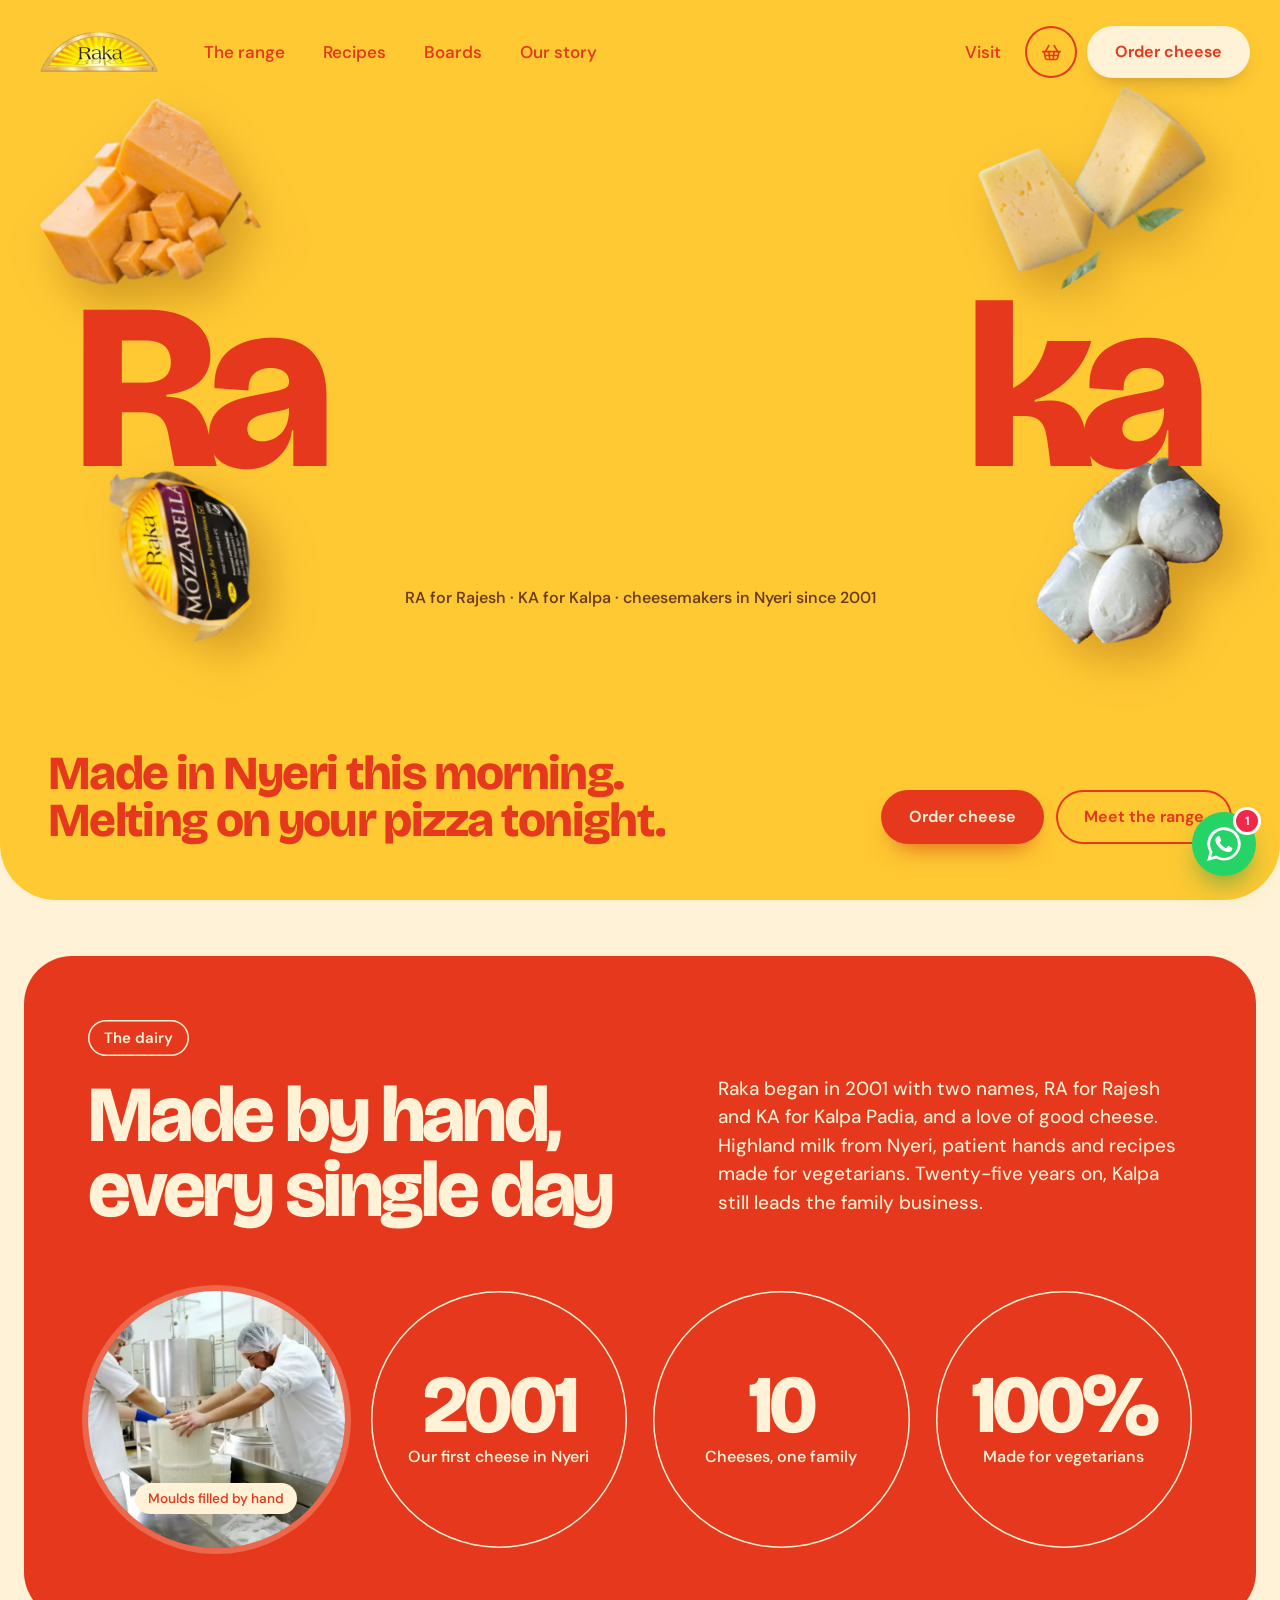
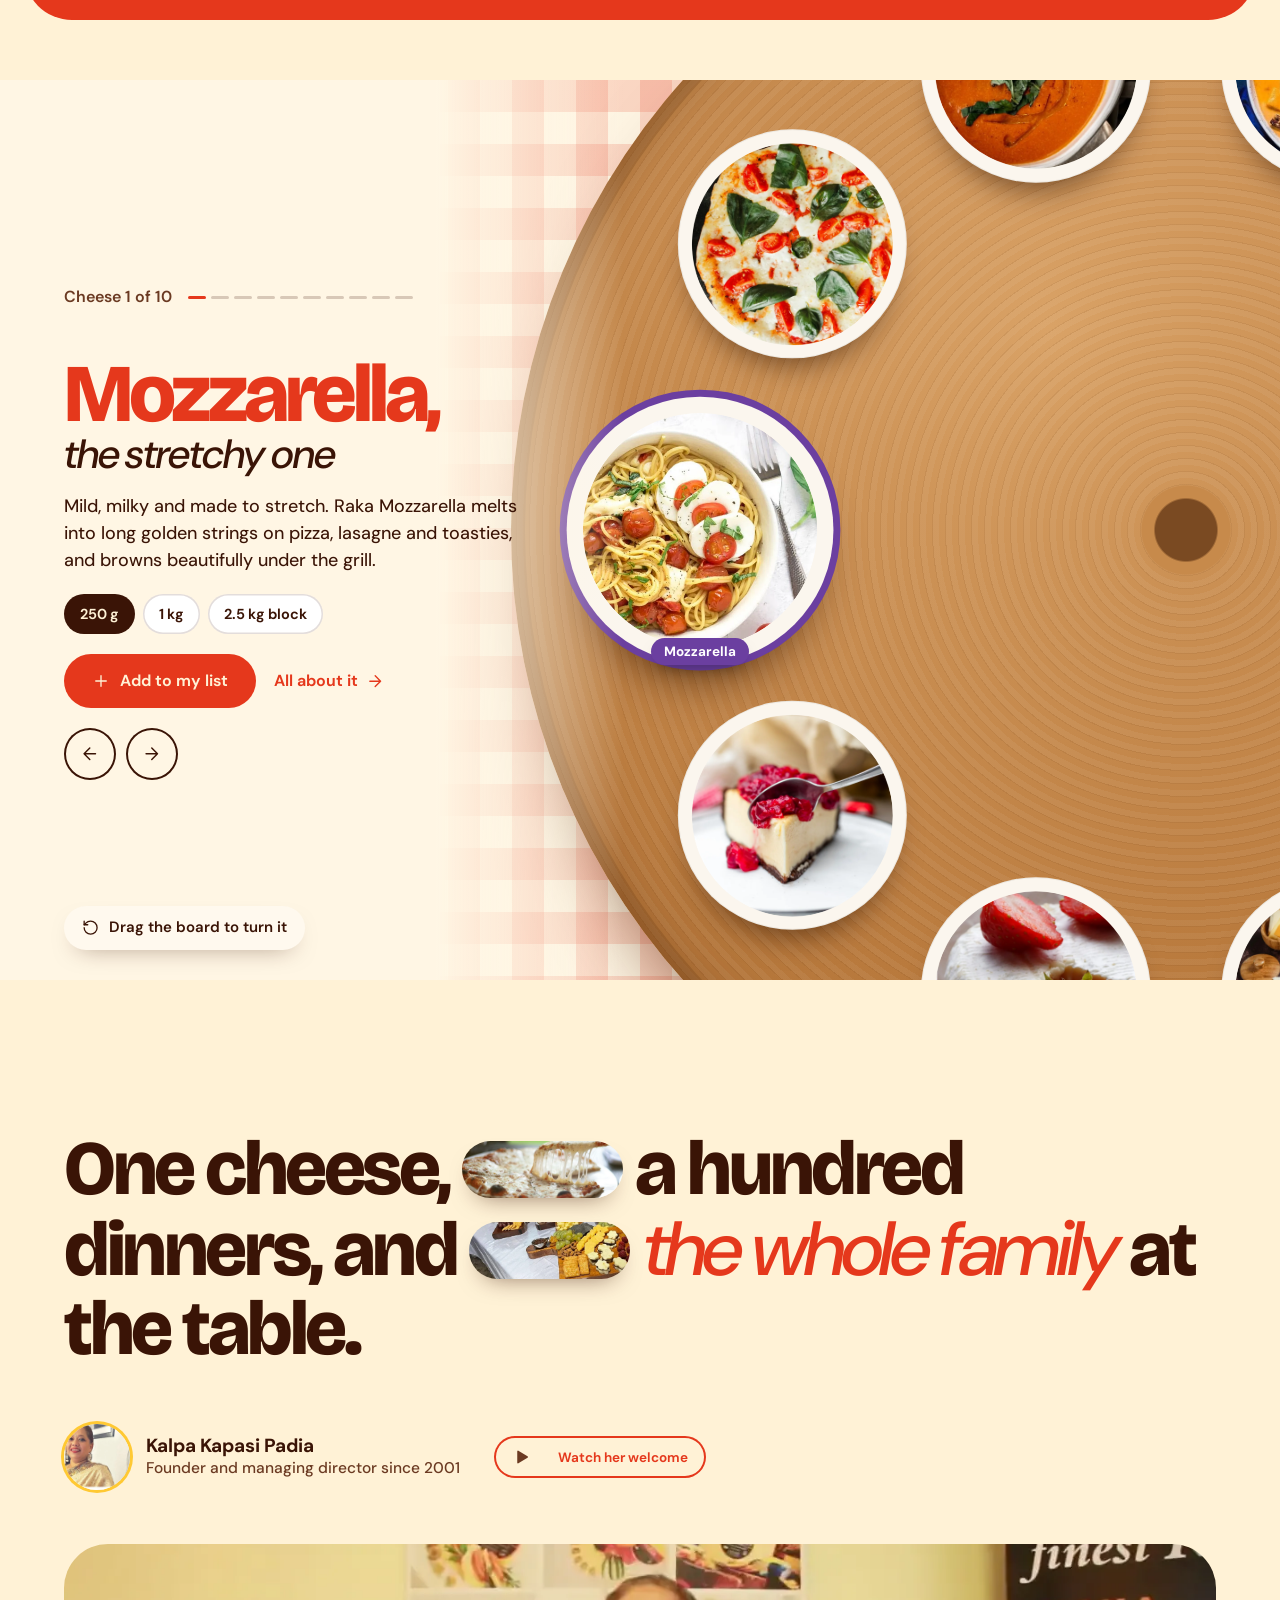
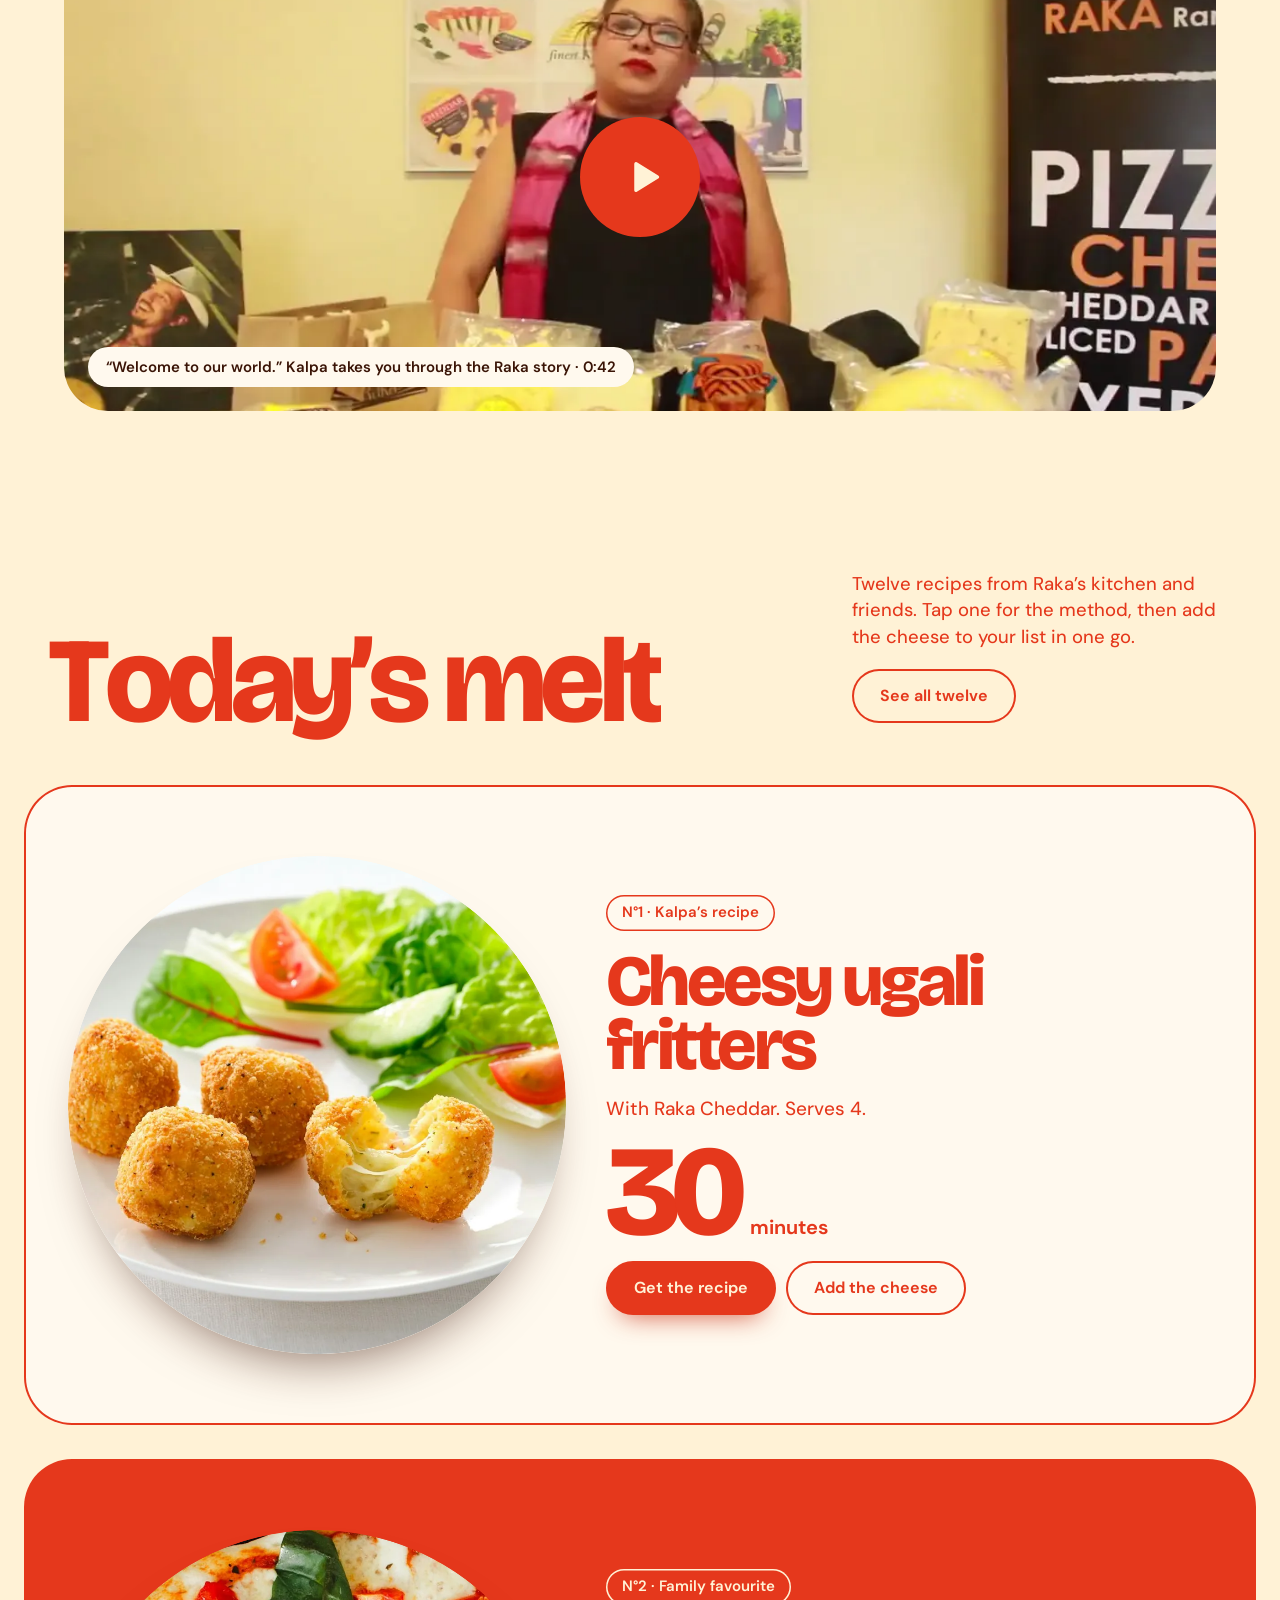
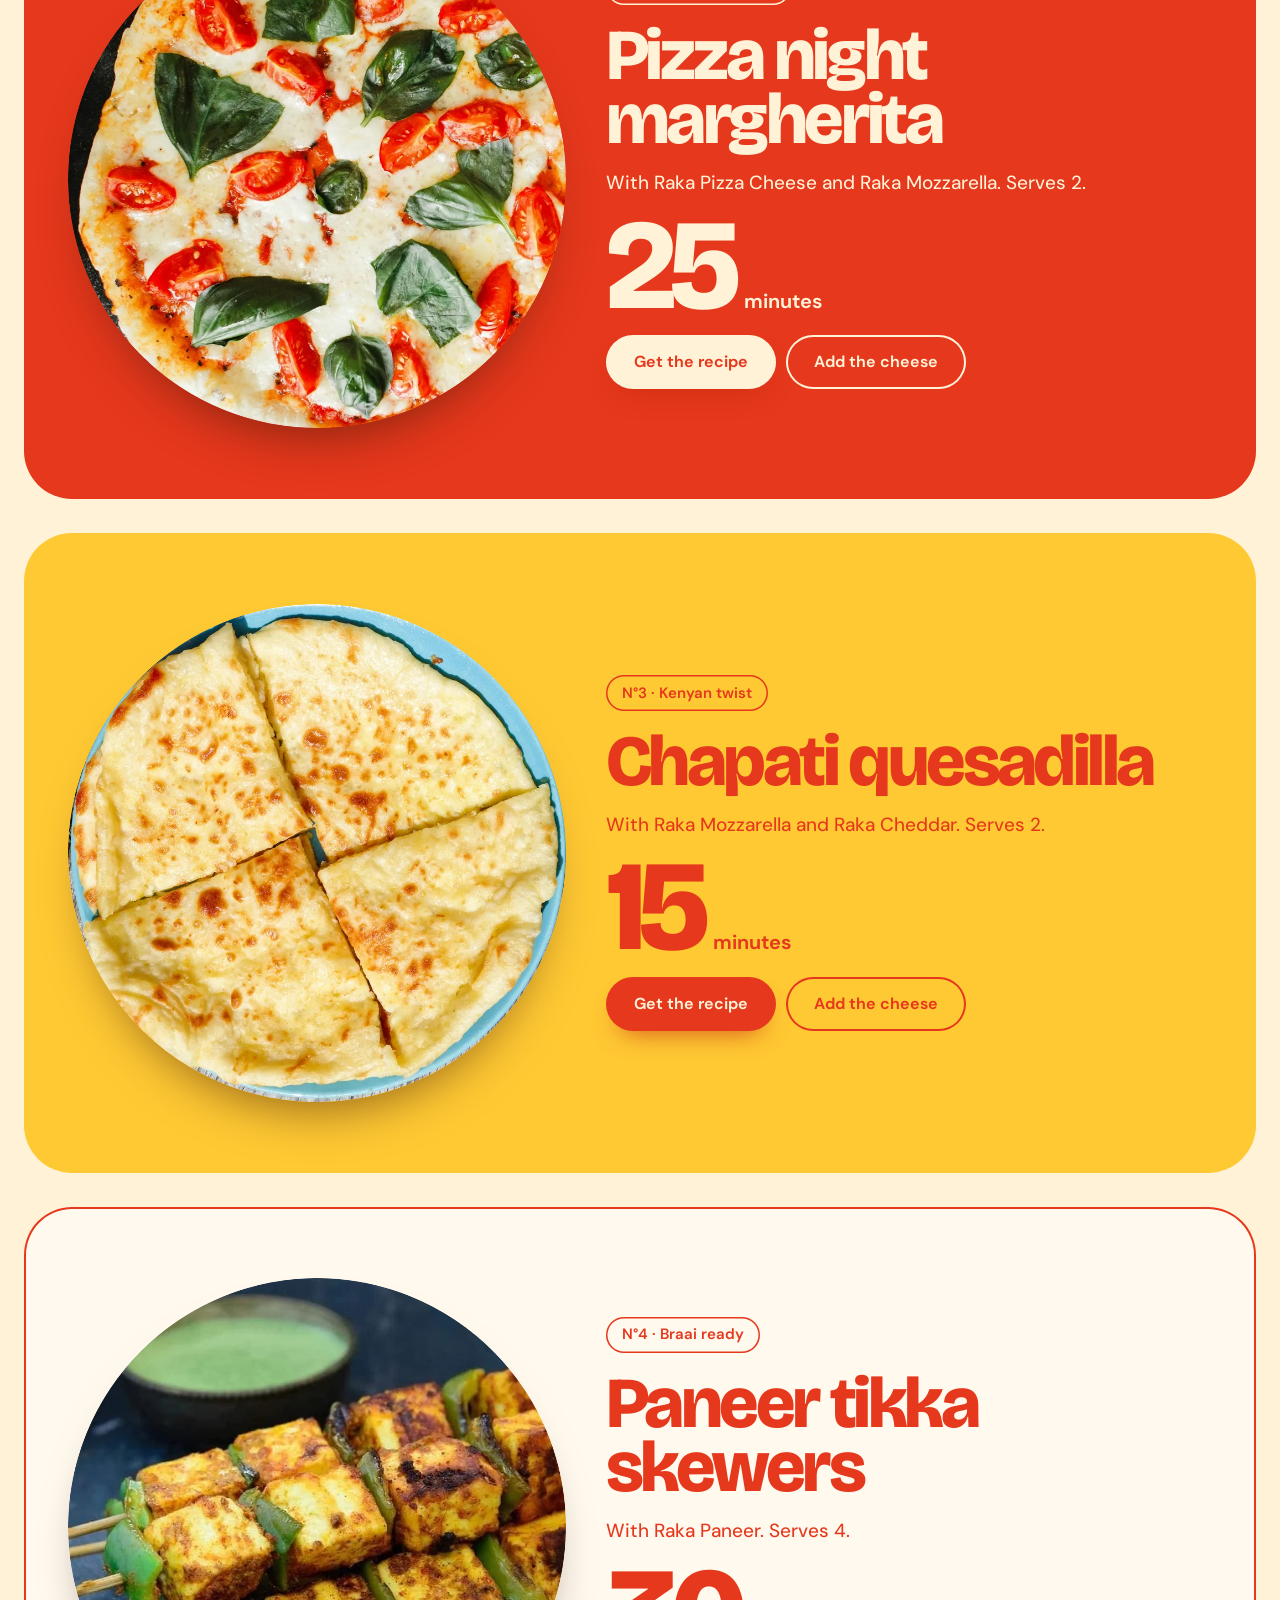
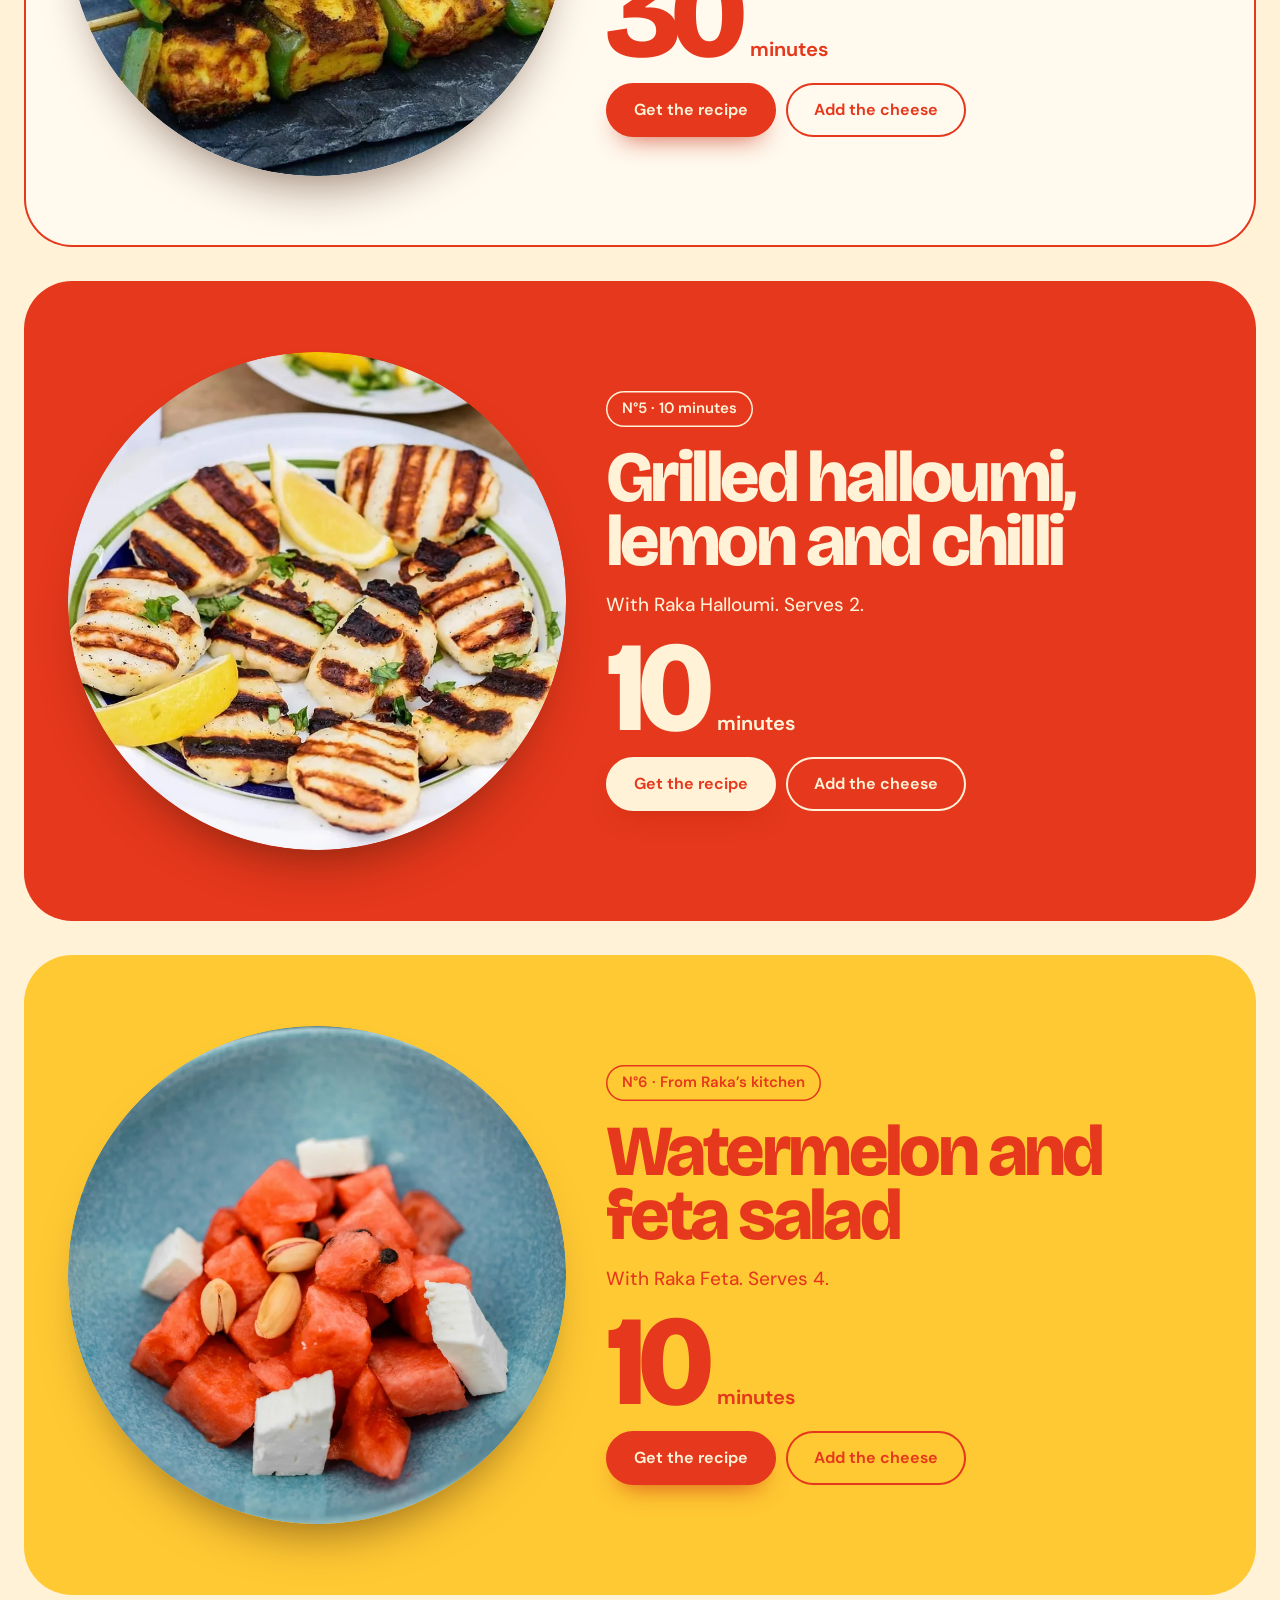
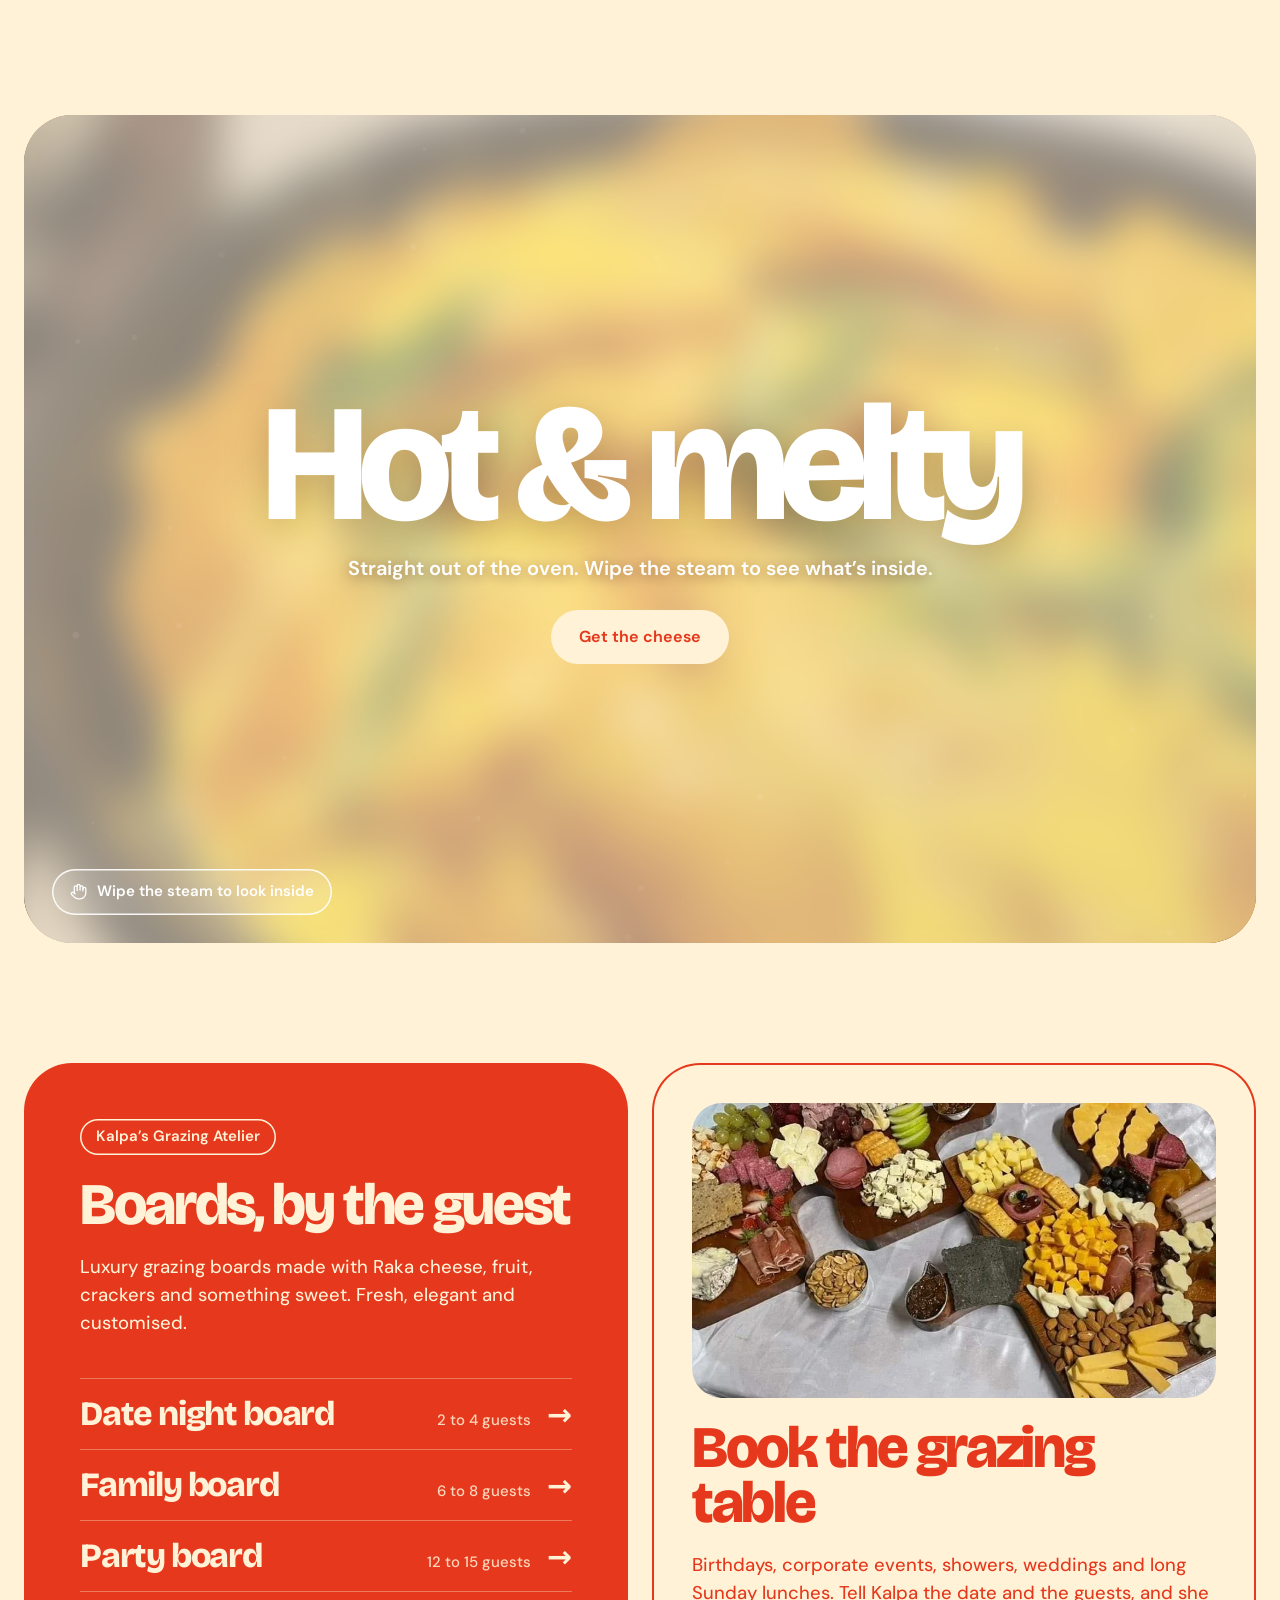
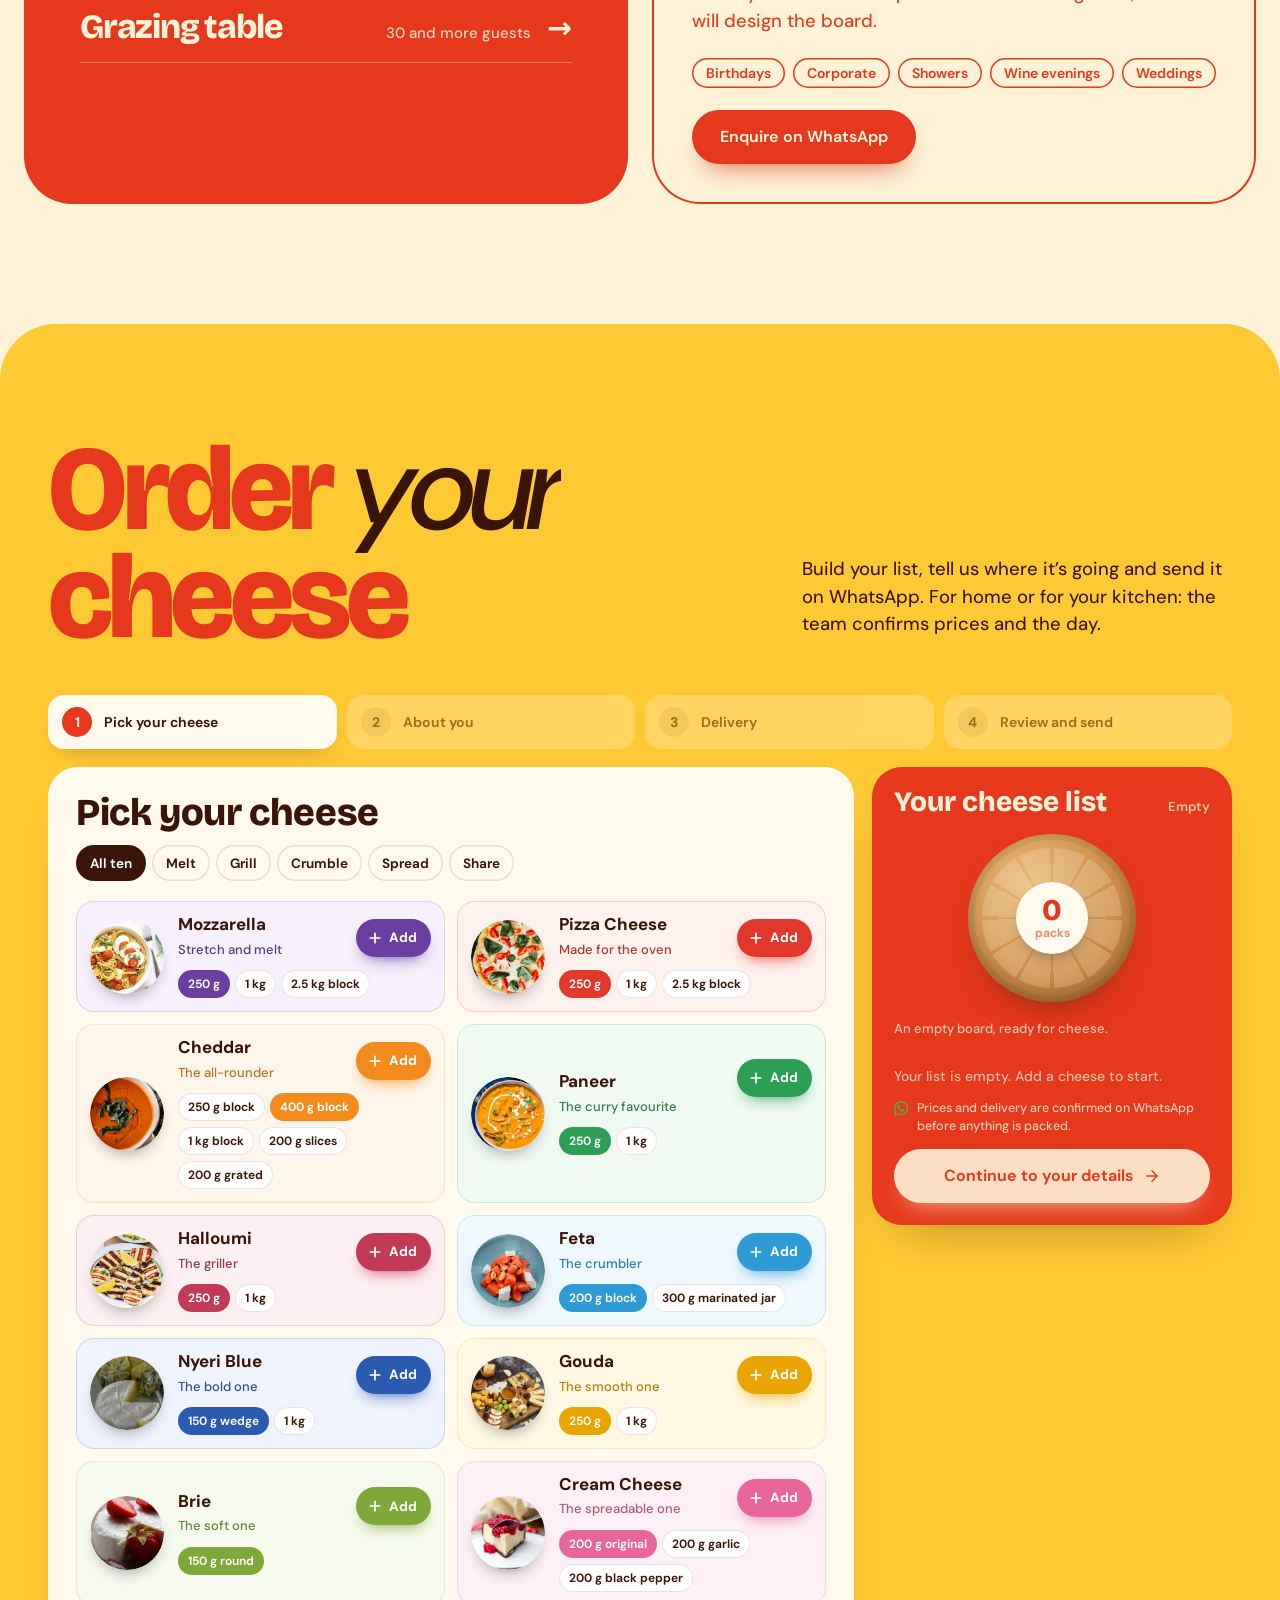
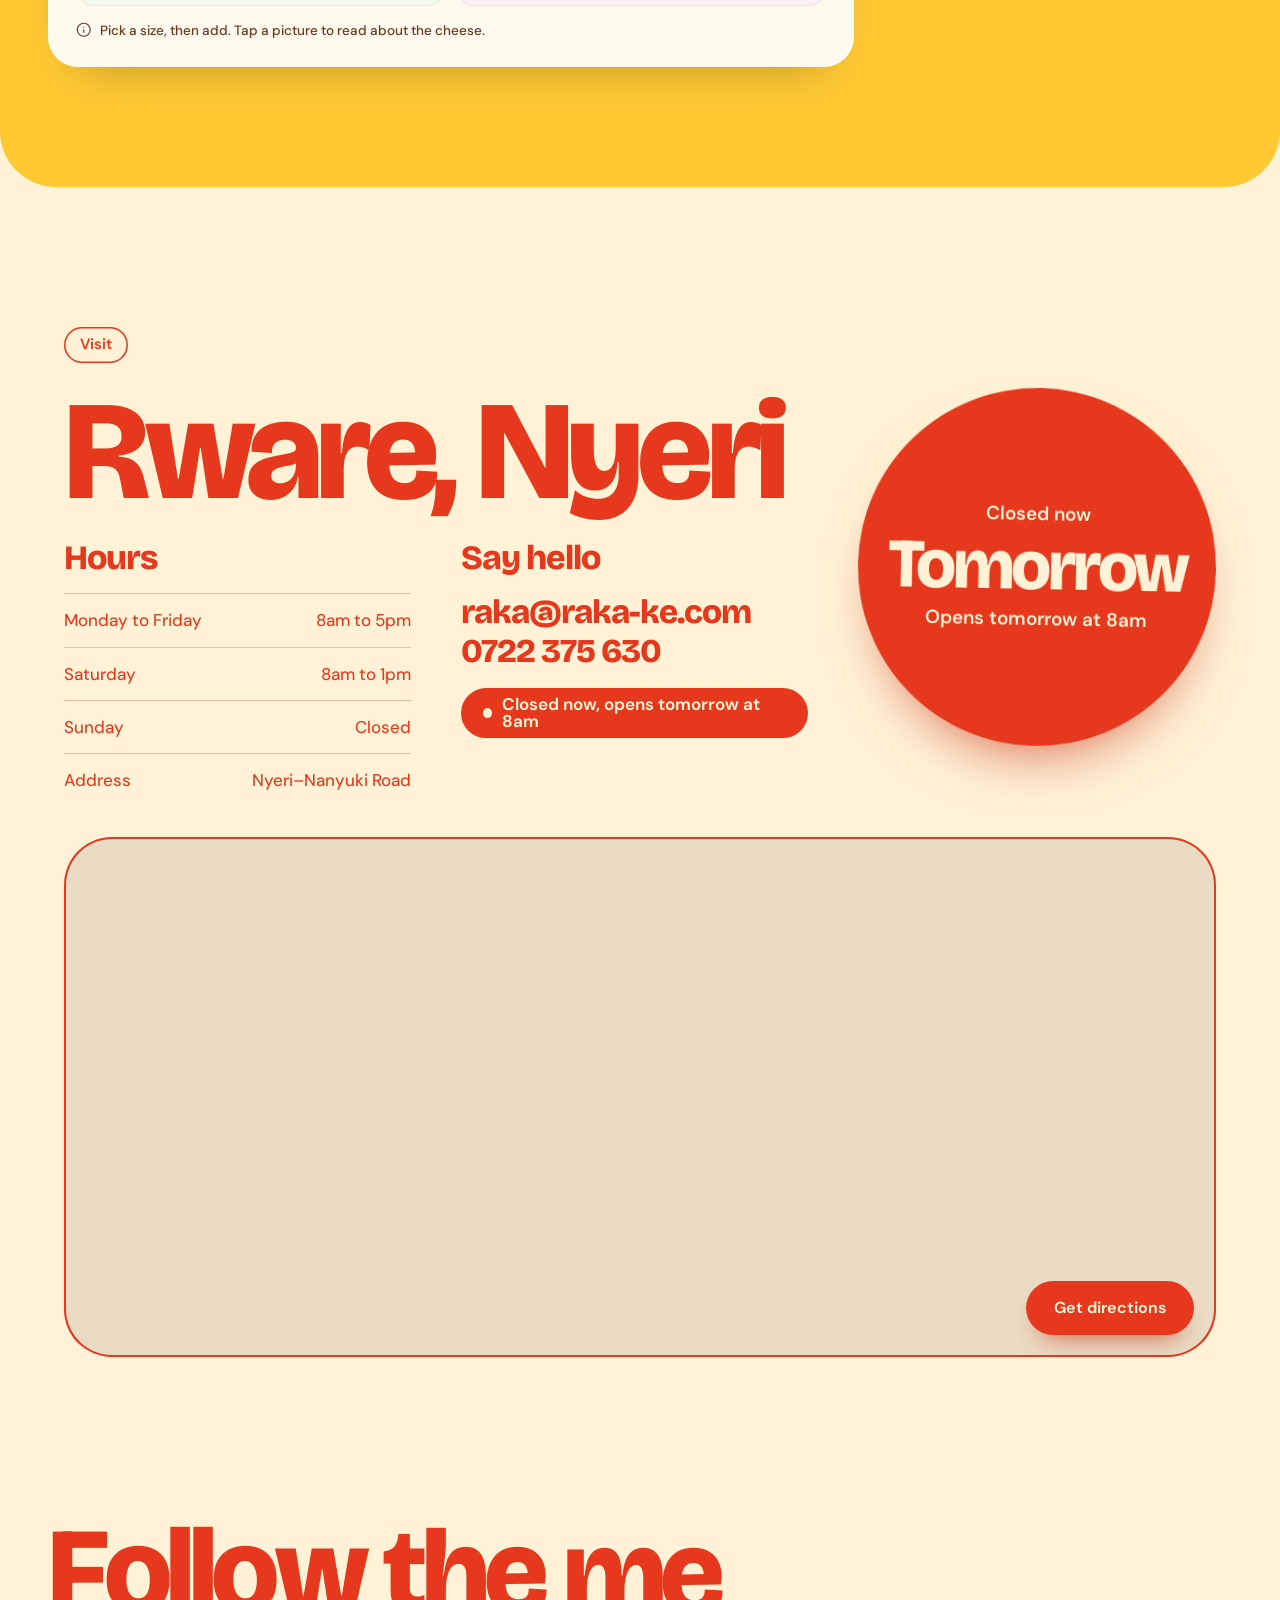
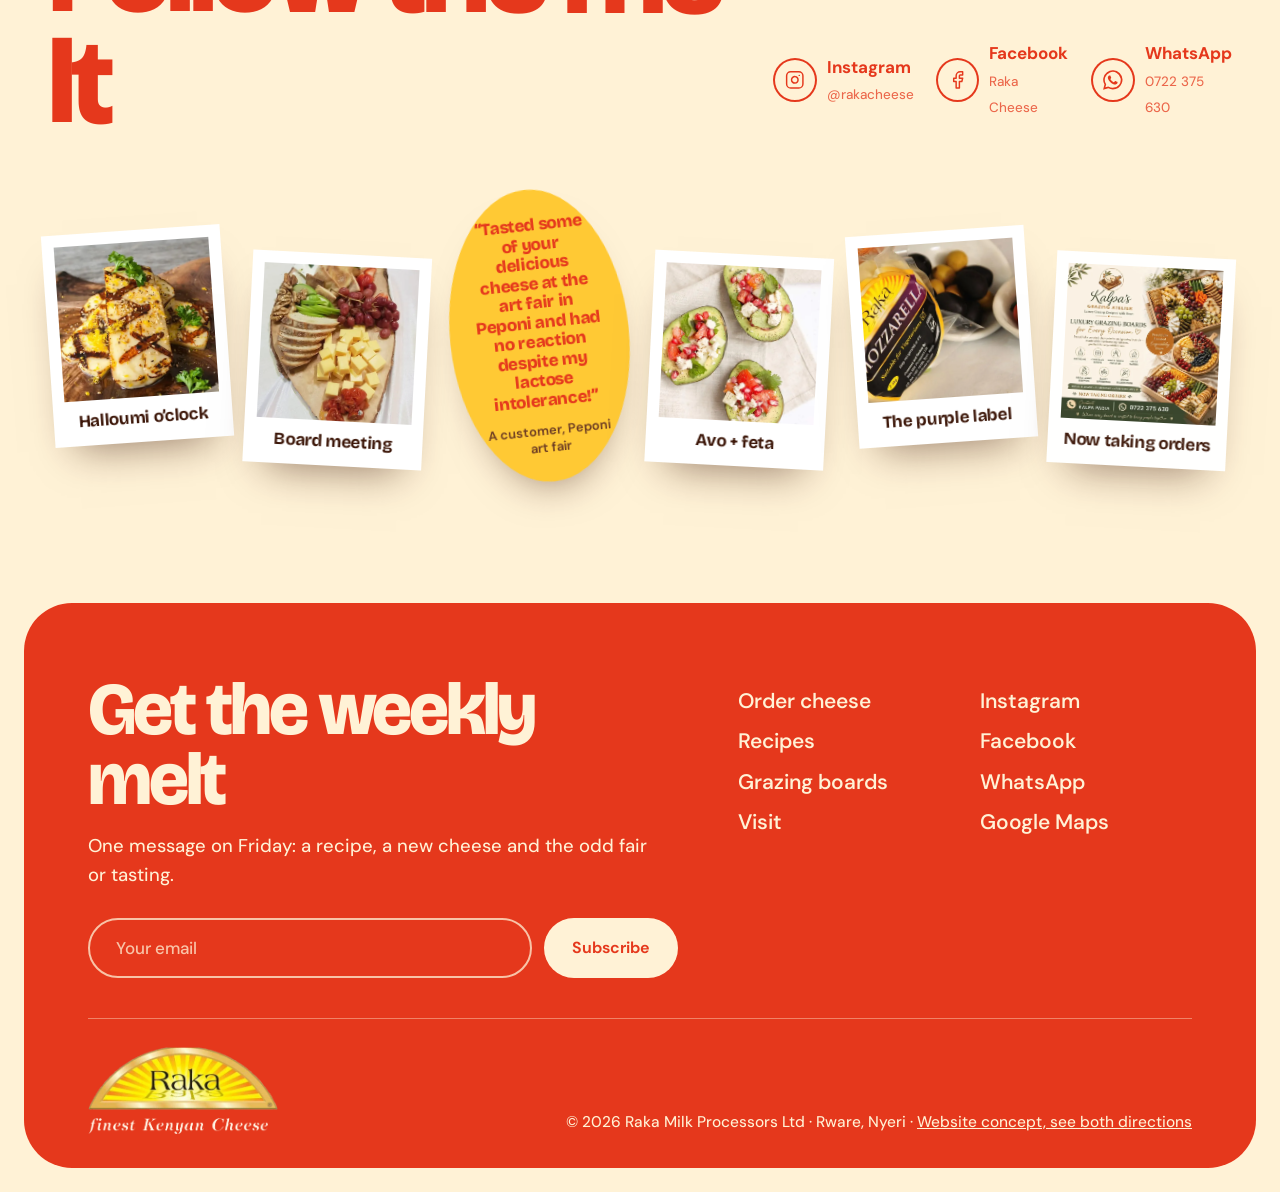
<file: site-b-fun/index.html>
<!doctype html>
<html lang="en">
<head>
<meta charset="utf-8">
<meta name="viewport" content="width=device-width, initial-scale=1">
<title>Raka Cheese | Melting on Your Pizza Tonight</title>
<meta name="description" content="Raka cheese from the Nyeri highlands: turn the board to meet ten cheeses, cook the recipes, book a grazing board and order on WhatsApp.">
<meta name="robots" content="noindex">
<meta name="theme-color" content="#FFC832">
<link rel="icon" href="../shared/img/favicon.png">
<link rel="apple-touch-icon" href="../shared/img/apple-touch-icon.png">
<link rel="preload" href="../shared/fonts/bricolage.woff2" as="font" type="font/woff2" crossorigin>
<link rel="preload" href="../shared/fonts/dm-sans.woff2" as="font" type="font/woff2" crossorigin>
<link rel="stylesheet" href="../shared/css/shared.css">
<link rel="stylesheet" href="css/site.css">
<script>
  document.documentElement.classList.add('js');
  setTimeout(function () { if (!document.documentElement.classList.contains('fx-ready')) document.documentElement.classList.remove('js'); }, 3000);
</script>
</head>
<body>
<a class="skip" href="#main">Skip to content</a>

<header class="hd" id="hd">
  <a class="hd__logo" href="#top" aria-label="Raka Cheese, back to the top"><img src="../shared/img/logo/raka-mark-sm.webp" alt="Raka" width="360" height="121"></a>
  <nav class="hd__nav" aria-label="Main">
    <a href="#range">The range</a>
    <a href="#recipes">Recipes</a>
    <a href="#boards">Boards</a>
    <a href="#story">Our story</a>
  </nav>
  <div class="hd__end">
    <a class="hd__visit" href="#visit">Visit</a>
    <a class="hd__list" href="#order" data-list-host aria-label="Your cheese list is empty"><span data-icon="basket"></span><span class="hd__count" data-list-count hidden>0</span></a>
    <a class="btn hd__cta" href="#order" data-magnetic>Order cheese</a>
  </div>
</header>

<main id="main">

  <!-- 1. Hero: RA, a turning plate, KA -->
  <section class="hero" id="top">
    <div class="hero__word" aria-label="Raka">
      <span class="hero__ra" data-hero-ra aria-hidden="true">Ra</span>
      <div class="hero__plate" data-hero-plate>
        <div class="hero__dish" data-hero-dish>
          <video src="../shared/video/plate-pizza.mp4" poster="../shared/video/plate-pizza.webp" muted loop playsinline autoplay data-autoplay preload="auto" aria-label="A margherita, seen from above, with a slice pulled away"></video>
        </div>
      </div>
      <span class="hero__ka" data-hero-ka aria-hidden="true">ka</span>
    </div>
    <p class="hero__names" data-reveal="fade" data-delay=".9">RA for Rajesh &middot; KA for Kalpa &middot; cheesemakers in Nyeri since 2001</p>
    <div class="hero__foot">
      <h1 class="hero__line" data-reveal="lines" data-delay=".5">Made in Nyeri this morning.<br>Melting on your pizza tonight.</h1>
      <div class="hero__ctas" data-reveal="up" data-delay=".7">
        <a class="btn btn--tomato" href="#order" data-magnetic>Order cheese</a>
        <a class="btn btn--outline" href="#range">Meet the range</a>
      </div>
    </div>
    <img class="float float--1" src="../shared/img/cut/cheddar-cubes.webp" alt="" width="800" height="726" data-float="1.2">
    <img class="float float--2" src="../shared/img/cut/mozzarella-balls.webp" alt="" width="648" height="442" data-float="-0.8">
    <img class="float float--3" src="../shared/img/cut/cheddar-wedges.webp" alt="" width="900" height="585" data-float="0.9">
    <img class="float float--4" src="../shared/img/cut/pack-mozzarella.webp" alt="" width="552" height="800" data-float="-1.1">
  </section>

  <!-- 2. The dairy card -->
  <section class="dairy" id="story">
    <div class="dairy__card">
      <div class="dairy__top">
        <div>
          <span class="pill pill--light" data-reveal="fade">The dairy</span>
          <h2 class="h-big" data-reveal="lines">Made by hand, every single day</h2>
        </div>
        <p class="dairy__p" data-reveal="up">Raka began in 2001 with two names, RA for Rajesh and KA for Kalpa Padia, and a love of good cheese. Highland milk from Nyeri, patient hands and recipes made for vegetarians. Twenty-five years on, Kalpa still leads the family business.</p>
      </div>
      <div class="dairy__circles" data-reveal="stagger">
        <div class="circle circle--video"><video src="../shared/video/dairy.mp4" poster="../shared/video/dairy.webp" muted loop playsinline data-autoplay preload="none" aria-label="Cheesemakers filling moulds in a dairy"></video><span>Moulds filled by hand</span></div>
        <div class="circle"><strong data-count="2001" data-from="1990" data-nosep>2001</strong><span>Our first cheese in Nyeri</span></div>
        <div class="circle"><strong data-count="10">10</strong><span>Cheeses, one family</span></div>
        <div class="circle"><strong>100%</strong><span>Made for vegetarians</span></div>
      </div>
    </div>
  </section>

  <!-- 3. The turning board: the range -->
  <section class="range" id="range" aria-label="The Raka range on a turning board">
    <div class="range__text">
      <p class="range__count" aria-live="polite"><span data-tt-count>Cheese 1 of 10</span><span class="range__dashes" data-tt-dashes></span></p>
      <h2 class="range__name" data-tt-name>Mozzarella, <em>the stretchy one</em></h2>
      <p class="range__desc" data-tt-desc></p>
      <div class="range__packs" data-tt-packs></div>
      <div class="range__ctas">
        <button type="button" class="btn btn--cream" data-tt-add><span data-icon="plus"></span><span>Add to my list</span></button>
        <button type="button" class="range__more" data-tt-more>All about it <span data-icon="right"></span></button>
      </div>
      <div class="range__nav"><button type="button" data-tt-prev aria-label="Previous cheese"><span data-icon="left"></span></button><button type="button" data-tt-next aria-label="Next cheese"><span data-icon="right"></span></button></div>
    </div>
    <div class="board" data-board aria-hidden="true">
      <div class="board__wood" data-board-wood></div>
    </div>
    <p class="range__hint"><span data-icon="rotate"></span>Drag the board to turn it</p>
  </section>

  <!-- 4. Inline image headline and Kalpa -->
  <section class="season">
    <h2 class="season__line" data-reveal="up">One cheese, <span class="inl inl--a"><img src="../shared/img/food/melt-pizza-lift-w.webp" alt="" width="1600" height="1000"></span> a hundred dinners, and <span class="inl inl--b"><img src="../shared/img/life/grazing-1-w.webp" alt="" width="1200" height="750"></span> <em>the whole family</em> at the table.</h2>
    <div class="season__who" data-reveal="up">
      <img src="../shared/img/life/kalpa.webp" alt="Kalpa Kapasi Padia" width="600" height="600">
      <span><strong>Kalpa Kapasi Padia</strong>Founder and managing director since 2001</span>
      <button type="button" class="btn btn--outline btn--sm" data-open-video><span data-icon="play"></span>Watch her welcome</button>
    </div>
    <button type="button" class="season__video" data-open-video data-reveal="clip" aria-label="Play: Welcome to our world, with Kalpa Kapasi Padia">
      <img src="../shared/video/founder.webp" alt="" width="1280" height="720">
      <span class="season__play"><span data-icon="play"></span></span>
      <span class="season__cap">&ldquo;Welcome to our world.&rdquo; Kalpa takes you through the Raka story &middot; 0:42</span>
    </button>
  </section>

  <!-- 5. Today's melt: stacked recipe cards -->
  <section class="melt" id="recipes">
    <div class="melt__head">
      <h2 class="h-giant" data-reveal="chars">Today&rsquo;s melt</h2>
      <div class="melt__side" data-reveal="up">
        <p>Twelve recipes from Raka&rsquo;s kitchen and friends. Tap one for the method, then add the cheese to your list in one go.</p>
        <button type="button" class="btn btn--outline" data-all-recipes>See all twelve</button>
      </div>
    </div>
    <div class="stack" data-stack></div>
  </section>

  <!-- 6. Wipe the steam -->
  <section class="steam" aria-label="Wipe the steam to look inside">
    <img class="steam__img" src="../shared/img/food/nachos-w.webp" alt="Tortilla chips under a blanket of melted cheese and green chilli" width="1600" height="1000" loading="lazy">
    <canvas class="steam__fog" data-steam aria-hidden="true"></canvas>
    <div class="steam__text">
      <h2 class="steam__title">Hot &amp; melty</h2>
      <p>Straight out of the oven. Wipe the steam to see what&rsquo;s inside.</p>
      <a class="btn btn--cream" href="#order">Get the cheese</a>
    </div>
    <p class="steam__hint"><span data-icon="hand"></span>Wipe the steam to look inside</p>
  </section>

  <!-- 7. Boards duo -->
  <section class="duo" id="boards">
    <div class="duo__list" data-reveal="up">
      <span class="pill pill--light">Kalpa&rsquo;s Grazing Atelier</span>
      <h2 class="h-big">Boards, by the guest</h2>
      <p>Luxury grazing boards made with Raka cheese, fruit, crackers and something sweet. Fresh, elegant and customised.</p>
      <ul data-board-list></ul>
    </div>
    <div class="duo__card" data-reveal="up" data-delay=".12">
      <div class="duo__img"><img src="../shared/img/life/grazing-2-w.webp" alt="A Raka grazing table at an event" width="1200" height="750" loading="lazy"></div>
      <h2 class="h-big">Book the grazing table</h2>
      <p>Birthdays, corporate events, showers, weddings and long Sunday lunches. Tell Kalpa the date and the guests, and she will design the board.</p>
      <div class="duo__chips"><span>Birthdays</span><span>Corporate</span><span>Showers</span><span>Wine evenings</span><span>Weddings</span></div>
      <button type="button" class="btn btn--tomato" data-open-board="table">Enquire on WhatsApp</button>
    </div>
  </section>

  <!-- 8. Order -->
  <section class="order" id="order">
    <div class="order__head">
      <h2 class="h-giant" data-reveal="chars">Order <em>your</em> cheese</h2>
      <p data-reveal="up">Build your list, tell us where it&rsquo;s going and send it on WhatsApp. For home or for your kitchen: the team confirms prices and the day.</p>
    </div>
    <div class="order__desk" data-desk></div>
  </section>

  <!-- 9. Visit -->
  <section class="visit" id="visit">
    <div class="visit__main">
      <span class="pill" data-reveal="fade">Visit</span>
      <h2 class="h-giant visit__title" data-reveal="lines">Rware, Nyeri</h2>
      <div class="visit__cols">
        <div data-reveal="up">
          <h3>Hours</h3>
          <dl class="visit__hours"><div><dt>Monday to Friday</dt><dd>8am to 5pm</dd></div><div><dt>Saturday</dt><dd>8am to 1pm</dd></div><div><dt>Sunday</dt><dd>Closed</dd></div><div><dt>Address</dt><dd>Nyeri&ndash;Nanyuki Road</dd></div></dl>
        </div>
        <div data-reveal="up" data-delay=".1">
          <h3>Say hello</h3>
          <a class="visit__big" href="mailto:raka@raka-ke.com">raka@raka-ke.com</a>
          <a class="visit__big" href="tel:+254722375630">0722 375 630</a>
          <p class="visit__status" data-open-status><i></i><span>Open now</span></p>
        </div>
      </div>
    </div>
    <div class="visit__circle" data-reveal="scale" data-open-circle>
      <span data-oc-label>Open now</span>
      <strong data-oc-day>Today</strong>
      <span data-oc-sub>Closes at 5pm</span>
    </div>
    <div class="visit__map" data-reveal="up">
      <iframe src="https://www.google.com/maps/embed?pb=!1m18!1m12!1m3!1d3989.79!2d36.945219!3d-0.412713!2m3!1f0!2f0!3f0!3m2!1i1024!2i768!4f13.1!3m3!1m2!1s0x18285db9de592ba5%3A0xad0904c5120ead34!2sRaka%20Milk%20Processors%20Ltd!5e0!3m2!1sen!2ske!4v1793005391041!5m2!1sen!2ske" title="Map showing Raka Milk Processors in Rware, on the Nyeri to Nanyuki road" loading="lazy" allowfullscreen referrerpolicy="strict-origin-when-cross-origin"></iframe>
      <a class="btn btn--tomato visit__dir" href="https://www.google.com/maps/dir/?api=1&amp;destination=-0.412713%2C36.945219" target="_blank" rel="noopener">Get directions</a>
    </div>
  </section>

  <!-- 10. Social polaroids -->
  <section class="social-sec" id="social">
    <div class="social-sec__head">
      <h2 class="h-giant" data-reveal="chars">Follow the melt</h2>
      <div data-socials="labels" class="social-sec__links" data-reveal="up"></div>
    </div>
    <div class="polaroids" data-reveal="stagger">
      <a class="polaroid" href="https://www.instagram.com/rakacheese/" target="_blank" rel="noopener"><img src="../shared/img/social/ig-3.webp" alt="Grilled Raka halloumi" width="600" height="600" loading="lazy"><span>Halloumi o&rsquo;clock</span></a>
      <a class="polaroid" href="https://www.facebook.com/RakaCheese/" target="_blank" rel="noopener"><img src="../shared/img/social/fb-2.webp" alt="A Raka cheese board" width="600" height="600" loading="lazy"><span>Board meeting</span></a>
      <figure class="sticker-quote"><blockquote>&ldquo;Tasted some of your delicious cheese at the art fair in Peponi and had no reaction despite my lactose intolerance!&rdquo;</blockquote><figcaption>A customer, Peponi art fair</figcaption></figure>
      <a class="polaroid" href="https://www.instagram.com/rakacheese/" target="_blank" rel="noopener"><img src="../shared/img/social/ig-2.webp" alt="Avocado boats with Raka feta" width="600" height="600" loading="lazy"><span>Avo + feta</span></a>
      <a class="polaroid" href="https://www.facebook.com/RakaCheese/" target="_blank" rel="noopener"><img src="../shared/img/social/fb-9.webp" alt="Raka mozzarella" width="600" height="600" loading="lazy"><span>The purple label</span></a>
      <a class="polaroid" href="https://www.instagram.com/rakacheese/" target="_blank" rel="noopener"><img src="../shared/img/social/ig-6.webp" alt="Kalpa's Grazing Atelier" width="600" height="600" loading="lazy"><span>Now taking orders</span></a>
    </div>
  </section>
</main>

<footer class="ft">
  <div class="ft__card">
    <div class="ft__news">
      <h2 class="h-big">Get the weekly melt</h2>
      <p>One message on Friday: a recipe, a new cheese and the odd fair or tasting.</p>
      <form class="ft__form" data-news novalidate>
        <label class="visually-hidden" for="ft-email">Your email</label>
        <input id="ft-email" type="email" placeholder="Your email" autocomplete="email">
        <button type="submit" class="btn btn--cream">Subscribe</button>
        <p class="ft__msg" role="status"></p>
      </form>
    </div>
    <nav class="ft__links" aria-label="Footer">
      <ul><li><a href="#order">Order cheese</a></li><li><a href="#recipes">Recipes</a></li><li><a href="#boards">Grazing boards</a></li><li><a href="#visit">Visit</a></li></ul>
      <ul><li><a href="https://www.instagram.com/rakacheese/" target="_blank" rel="noopener">Instagram</a></li><li><a href="https://www.facebook.com/RakaCheese/" target="_blank" rel="noopener">Facebook</a></li><li><a href="https://wa.me/254722375630" target="_blank" rel="noopener">WhatsApp</a></li><li><a href="https://www.google.com/maps/place/Raka+Milk+Processors+Ltd/@-0.412713,36.945219,17z" target="_blank" rel="noopener">Google Maps</a></li></ul>
    </nav>
    <div class="ft__bar">
      <a class="ft__logo" href="#top"><img src="../shared/img/logo/raka-mark.webp" alt="Raka" width="802" height="269"><img src="../shared/img/logo/raka-tagline-light.webp" alt="finest Kenyan Cheese" width="774" height="67"></a>
      <p>&copy; 2026 Raka Milk Processors Ltd &middot; Rware, Nyeri &middot; <a href="../">Website concept, see both directions</a></p>
    </div>
  </div>
</footer>

<script src="../shared/js/vendor/gsap.min.js"></script>
<script src="../shared/js/vendor/ScrollTrigger.min.js"></script>
<script src="../shared/js/vendor/SplitText.min.js"></script>
<script src="../shared/js/vendor/lenis.min.js"></script>
<script src="../shared/js/ui.js"></script>
<script src="../shared/js/data.js"></script>
<script src="../shared/js/modals.js"></script>
<script src="../shared/js/order.js"></script>
<script src="../shared/js/chat.js"></script>
<script src="../shared/js/fx.js"></script>
<script src="js/site.js"></script>
</body>
</html>
</file>
<file: shared/css/shared.css>
/* Shared by both Raka concepts: fonts, base, buttons, forms, pop-ups, toast, the cheese list desk
   and the WhatsApp chat. Each site sets the tokens (--ink, --accent, fonts, radius) in its own CSS. */

@font-face { font-family: 'Archivo'; src: url('../fonts/archivo.woff2') format('woff2'); font-weight: 100 900; font-stretch: 62% 125%; font-display: swap; }
@font-face { font-family: 'Bricolage Grotesque'; src: url('../fonts/bricolage.woff2') format('woff2'); font-weight: 200 800; font-stretch: 75% 100%; font-display: swap; }
@font-face { font-family: 'DM Sans'; src: url('../fonts/dm-sans.woff2') format('woff2'); font-weight: 100 1000; font-display: swap; }
@font-face { font-family: 'DM Sans'; src: url('../fonts/dm-sans-italic.woff2') format('woff2'); font-weight: 100 1000; font-style: italic; font-display: swap; }
@font-face { font-family: 'DM Mono'; src: url('../fonts/dm-mono-400.woff2') format('woff2'); font-weight: 400; font-display: swap; }
@font-face { font-family: 'DM Mono'; src: url('../fonts/dm-mono-500.woff2') format('woff2'); font-weight: 500; font-display: swap; }

:root {
  --ease: cubic-bezier(.2, .8, .2, 1);
  --ease-out: cubic-bezier(.16, 1, .3, 1);
  --spring: cubic-bezier(.3, 1.5, .5, 1);
  --wa: #25D366;
  --wa-dark: #008069;
  --wa-ink: #111B21;
}

*, *::before, *::after { box-sizing: border-box; }
html { -webkit-text-size-adjust: 100%; text-size-adjust: 100%; scroll-padding-top: 90px; }
html.lenis, html.lenis body { height: auto; }
.lenis.lenis-smooth { scroll-behavior: auto !important; }
.lenis.lenis-stopped { overflow: hidden; }
body { margin: 0; overflow-x: clip; -webkit-font-smoothing: antialiased; -moz-osx-font-smoothing: grayscale; text-rendering: optimizeLegibility; }
img, video, svg { display: block; max-width: 100%; }
img, video { height: auto; }
button, input, select, textarea { font: inherit; color: inherit; }
button { cursor: pointer; background: none; border: 0; padding: 0; }
a { color: inherit; }
h1, h2, h3, h4, p, ul, ol, dl, dd, figure, blockquote, fieldset { margin: 0; }
ul, ol { padding: 0; list-style: none; }
fieldset { border: 0; padding: 0; min-width: 0; }
legend { padding: 0; }
[hidden] { display: none !important; }
:focus-visible { outline: 3px solid var(--focus, #2E6DF0); outline-offset: 3px; }
.icon { width: 1.15em; height: 1.15em; flex: none; }
.visually-hidden { position: absolute !important; width: 1px; height: 1px; overflow: hidden; clip: rect(0 0 0 0); white-space: nowrap; }
.skip { position: fixed; left: 16px; top: -60px; z-index: 300; padding: 10px 16px; background: var(--ink); color: #fff; border-radius: 8px; transition: top .2s; }
.skip:focus { top: 12px; }
html.rk-modal-open { overflow: hidden; }

/* Motion: hidden until fx.js reveals; never stays hidden if motion is off */
html.js:not(.fx-off) [data-reveal] { visibility: hidden; }
.fx-line { padding-bottom: .08em; margin-bottom: -.08em; }

/* ---------- Buttons ---------- */
.btn {
  --b-bg: var(--accent); --b-ink: var(--accent-ink, #fff);
  position: relative; display: inline-flex; align-items: center; justify-content: center; gap: 10px; height: 50px; padding: 0 24px;
  border-radius: var(--btn-radius, 999px); background: var(--b-bg); color: var(--b-ink); text-decoration: none; white-space: nowrap;
  font: var(--btn-font, 650 15px/1 var(--font-body)); letter-spacing: var(--btn-track, 0);
  text-transform: var(--btn-case, none); overflow: hidden; isolation: isolate;
  transition: transform .4s var(--spring), box-shadow .3s var(--ease), background-color .25s, color .25s;
}
.btn::after { content: ''; position: absolute; inset: 0; z-index: -1; background: var(--b-hover, rgba(255, 255, 255, .16)); transform: translateY(101%); transition: transform .45s var(--ease-out); }
.btn:hover::after { transform: none; }
.btn:active { transform: scale(.97); }
.btn .icon { width: 18px; height: 18px; }
.btn--primary { box-shadow: 0 12px 24px -12px color-mix(in srgb, var(--b-bg) 75%, transparent); }
.btn--ghost { --b-bg: transparent; --b-ink: var(--ink); --b-hover: color-mix(in srgb, var(--ink) 8%, transparent); box-shadow: inset 0 0 0 1.5px currentColor; }
.btn--wa { --b-bg: var(--wa); --b-ink: #fff; --b-hover: rgba(0, 0, 0, .12); box-shadow: 0 12px 24px -12px rgba(37, 211, 102, .7); }
.btn--ink { --b-bg: var(--ink); --b-ink: #fff; }
.btn--sm { height: 40px; padding: 0 16px; font-size: 13.5px; }
.btn.is-busy { pointer-events: none; }
.btn.is-busy span::after { content: '\2026'; }
.btn[disabled] { opacity: .55; pointer-events: none; }

.rk-chip { display: inline-flex; align-items: center; gap: 8px; height: 34px; padding: 0 14px; border-radius: 999px; background: color-mix(in srgb, var(--c) 12%, #fff);
  color: var(--ink); font: 600 13.5px/1 var(--font-body); box-shadow: inset 0 0 0 1px color-mix(in srgb, var(--c) 30%, transparent); transition: transform .3s var(--spring), background .2s; }
.rk-chip i { width: 9px; height: 9px; border-radius: 50%; background: var(--c); }
.rk-chip:hover { transform: translateY(-2px); background: color-mix(in srgb, var(--c) 20%, #fff); }

/* ---------- Forms ---------- */
.field { display: grid; gap: 7px; align-content: start; }
.field--full { grid-column: 1 / -1; }
.field label, .field legend { font: 600 13.5px/1.3 var(--font-body); color: var(--ink); }
.field legend { margin-bottom: 10px; }
.field input:not([type="radio"]):not([type="checkbox"]), .field select, .field textarea {
  width: 100%; min-height: 50px; padding: 12px 15px; border-radius: var(--field-radius, 12px); border: 1.5px solid var(--field-line, rgba(0, 0, 0, .14));
  background: var(--field-bg, #fff); color: var(--ink); font: 500 15.5px/1.4 var(--font-body); transition: border-color .2s, box-shadow .2s;
}
.field textarea { min-height: 76px; resize: vertical; }
.field select { appearance: none; background-image: url("data:image/svg+xml,%3Csvg xmlns='http://www.w3.org/2000/svg' width='14' height='14' viewBox='0 0 24 24' fill='none' stroke='%23555' stroke-width='2.4' stroke-linecap='round'%3E%3Cpath d='m6 9 6 6 6-6'/%3E%3C/svg%3E"); background-repeat: no-repeat; background-position: right 15px center; padding-right: 40px; }
.field input:focus, .field select:focus, .field textarea:focus { outline: none; border-color: var(--accent); box-shadow: 0 0 0 4px color-mix(in srgb, var(--accent) 18%, transparent); }
.field input::placeholder, .field textarea::placeholder { color: color-mix(in srgb, var(--ink) 38%, transparent); }
.field.has-error input, .field.has-error select, .field.has-error textarea { border-color: #D93025; }
.field__error { font: 600 13px/1.35 var(--font-body); color: #C5221F; }
.field__error:empty { display: none; }
.check { display: flex; align-items: flex-start; gap: 11px; cursor: pointer; font: 500 14.5px/1.45 var(--font-body) !important; }
.check input { width: 20px; height: 20px; margin: 1px 0 0; accent-color: var(--accent); flex: none; }

.qty { display: inline-flex; align-items: center; height: 46px; border-radius: 999px; background: #fff; box-shadow: inset 0 0 0 1.5px rgba(0, 0, 0, .12); }
.qty button { width: 42px; height: 46px; display: grid; place-items: center; border-radius: 999px; color: var(--ink); transition: background .2s; }
.qty button:hover { background: rgba(0, 0, 0, .05); }
.qty input { width: 42px; height: 46px; border: 0; background: none; text-align: center; font: 700 16px var(--font-body); -moz-appearance: textfield; appearance: textfield; }
.qty input::-webkit-inner-spin-button, .qty input::-webkit-outer-spin-button { -webkit-appearance: none; margin: 0; }

/* ---------- Social links ---------- */
.social { display: inline-flex; align-items: center; gap: 10px; text-decoration: none; color: inherit; }
.social__icon { width: 44px; height: 44px; display: grid; place-items: center; border-radius: 50%; box-shadow: inset 0 0 0 1.5px currentColor; transition: transform .35s var(--spring), background .25s, color .25s; }
.social:hover .social__icon { transform: translateY(-3px) rotate(-6deg); background: currentColor; }
.social:hover .social__icon .icon { color: var(--social-hover-ink, #fff); }
.social__text strong { display: block; font-weight: 700; }
.social__text span { font-size: 13.5px; opacity: .75; }

/* ---------- Toast ---------- */
.rk-toast { position: fixed; left: 50%; bottom: 28px; z-index: 260; display: flex; align-items: center; gap: 12px; max-width: min(560px, calc(100% - 32px)); padding: 12px 14px 12px 12px;
  border-radius: 999px; background: #1C1410; color: #fff; font: 600 14.5px/1.3 var(--font-body); box-shadow: 0 20px 40px -14px rgba(0, 0, 0, .5);
  transform: translate(-50%, 140%); opacity: 0; transition: transform .55s var(--spring), opacity .3s; pointer-events: none; }
.rk-toast.is-on { transform: translate(-50%, 0); opacity: 1; pointer-events: auto; }
.rk-toast__tick { width: 30px; height: 30px; display: grid; place-items: center; border-radius: 50%; background: var(--accent); color: var(--accent-ink, #fff); flex: none; }
.rk-toast__tick .icon { width: 16px; height: 16px; stroke-width: 3; }
.rk-toast__act { margin-left: 6px; padding: 8px 14px; border-radius: 999px; background: rgba(255, 255, 255, .14); color: #fff; font-weight: 700; white-space: nowrap; }
.rk-toast__act:hover { background: rgba(255, 255, 255, .24); }

/* ---------- Dialogs ---------- */
.rk-dialog { width: min(1080px, calc(100vw - 48px)); max-height: calc(100vh - 48px); padding: 0; border: 0; border-radius: var(--dialog-radius, 28px); background: var(--paper, #fff); color: var(--ink);
  box-shadow: 0 40px 100px -30px rgba(0, 0, 0, .55); overflow: auto; overscroll-behavior: contain; }
.rk-dialog::backdrop { background: rgba(28, 16, 10, .55); backdrop-filter: blur(6px); }
.rk-dialog[open] { animation: rk-pop .5s var(--spring); }
.rk-dialog[open]::backdrop { animation: rk-fade .3s ease; }
.rk-dialog.is-closing { animation: rk-out .22s ease forwards; }
@keyframes rk-pop { from { opacity: 0; transform: translateY(24px) scale(.96); } }
@keyframes rk-fade { from { opacity: 0; } }
@keyframes rk-out { to { opacity: 0; transform: translateY(14px) scale(.97); } }
.rk-dialog__panel { position: relative; }
.rk-dialog__close { position: sticky; float: right; top: 14px; right: 14px; margin: 14px 14px -58px 0; z-index: 5; width: 44px; height: 44px; display: grid; place-items: center; border-radius: 50%;
  background: #fff; color: #222; box-shadow: 0 6px 16px -6px rgba(0, 0, 0, .35); transition: transform .35s var(--spring); }
.rk-dialog__close:hover { transform: rotate(90deg); }

/* product */
.pm { display: grid; grid-template-columns: 1fr 1.05fr; min-height: 560px; }
.pm__media { position: relative; background: var(--tint); overflow: hidden; }
.pm__food { width: 100%; height: 100%; object-fit: cover; min-height: 100%; }
.pm__pack { position: absolute; left: 22px; bottom: 22px; width: 150px; padding: 8px 8px 10px; background: #fff; border-radius: 6px; transform: rotate(-5deg); box-shadow: 0 18px 36px -14px rgba(0, 0, 0, .5); }
.pm__pack img { aspect-ratio: 4 / 5; object-fit: cover; border-radius: 3px; }
.pm__pack figcaption { margin-top: 7px; font: 600 11.5px/1 var(--font-body); text-align: center; color: #555; }
.pm__body { padding: 44px 44px 36px; display: grid; gap: 18px; align-content: start; }
.pm__kicker { display: inline-flex; align-items: center; gap: 9px; font: 600 13px/1 var(--font-body); color: var(--c); text-transform: uppercase; letter-spacing: .1em; }
.pm__kicker i { width: 10px; height: 10px; border-radius: 50%; background: var(--c); }
.pm__title { font: var(--dialog-title, 800 52px/.95 var(--font-display)); letter-spacing: -.02em; text-transform: var(--dialog-title-case, none); }
.pm__desc { font: 450 16.5px/1.6 var(--font-body); color: var(--ink-2, #4b3f38); }
.pm__moods { display: flex; flex-wrap: wrap; gap: 8px; }
.pm__moods span { display: inline-flex; align-items: center; gap: 6px; height: 32px; padding: 0 13px; border-radius: 999px; background: var(--tint); color: var(--ink); font: 650 13px/1 var(--font-body); }
.pm__moods span.is-use { background: transparent; box-shadow: inset 0 0 0 1px rgba(0, 0, 0, .14); font-weight: 550; }
.pm__moods .icon { width: 15px; height: 15px; color: var(--c); }
.pm__buy { display: grid; gap: 14px; padding: 18px; border-radius: 18px; background: color-mix(in srgb, var(--tint) 60%, #fff); }
.pm__buy legend { font: 700 13.5px var(--font-body); margin-bottom: 10px; }
.pm__packs { display: flex; flex-wrap: wrap; gap: 8px; }
.pm__packs label { cursor: pointer; }
.pm__packs input { position: absolute; opacity: 0; pointer-events: none; }
.pm__packs span { display: inline-flex; align-items: center; height: 40px; padding: 0 15px; border-radius: 999px; background: #fff; font: 650 14px/1 var(--font-body); box-shadow: inset 0 0 0 1.5px rgba(0, 0, 0, .12); transition: all .2s; }
.pm__packs input:checked + span { background: var(--c); color: #fff; box-shadow: none; }
.pm__packs input:focus-visible + span { outline: 3px solid var(--c); outline-offset: 2px; }
.pm__row { display: flex; gap: 12px; flex-wrap: wrap; }
.pm__add { flex: 1; --b-bg: var(--c); }
.pm__note { display: flex; gap: 8px; font: 500 13px/1.4 var(--font-body); color: #6b5d55; }
.pm__note .icon { margin-top: 1px; }
.pm__recipes h3 { font: 700 14px var(--font-body); margin-bottom: 10px; text-transform: uppercase; letter-spacing: .08em; }
.pm__recipes > div { display: grid; grid-template-columns: repeat(3, 1fr); gap: 10px; }
.pm__rec { display: grid; gap: 8px; text-align: left; padding: 8px; border-radius: 14px; box-shadow: inset 0 0 0 1px rgba(0, 0, 0, .1); transition: transform .3s var(--spring), box-shadow .2s; }
.pm__rec:hover { transform: translateY(-3px); box-shadow: inset 0 0 0 1.5px var(--c); }
.pm__rec img { width: 100%; aspect-ratio: 1; object-fit: cover; border-radius: 50%; }
.pm__rec strong { display: block; font: 700 13.5px/1.25 var(--font-body); }
.pm__rec em { font: 500 12.5px var(--font-body); font-style: normal; color: #7a6c63; }
.pm__ask { display: inline-flex; align-items: center; gap: 8px; font: 650 14px var(--font-body); color: var(--wa-dark); text-decoration: none; }
.pm__ask:hover { text-decoration: underline; }

/* recipe */
.rm { display: grid; grid-template-columns: .9fr 1.1fr; }
.rm__media { position: relative; min-height: 100%; }
.rm__media img { width: 100%; height: 100%; object-fit: cover; position: absolute; inset: 0; }
.rm__badge { position: absolute; left: 20px; top: 20px; padding: 9px 14px; border-radius: 999px; background: var(--badge-bg, #FFD23F); color: var(--ink); font: 700 13px/1 var(--font-body); box-shadow: 0 8px 18px -8px rgba(0, 0, 0, .4); }
.rm__body { padding: 44px 44px 36px; display: grid; gap: 18px; }
.rm__meta { display: flex; flex-wrap: wrap; gap: 16px; font: 650 13.5px var(--font-body); color: var(--ink-2, #555); }
.rm__meta li { display: inline-flex; align-items: center; gap: 6px; }
.rm__title { font: var(--dialog-title, 800 48px/.98 var(--font-display)); letter-spacing: -.02em; text-transform: var(--dialog-title-case, none); }
.rm__intro { font: 450 16.5px/1.6 var(--font-body); color: var(--ink-2, #4b3f38); }
.rm__cheese { display: flex; flex-wrap: wrap; gap: 8px; }
.rm__cols { display: grid; grid-template-columns: 1fr 1.25fr; gap: 28px; }
.rm__cols h3 { font: 700 13px var(--font-body); text-transform: uppercase; letter-spacing: .1em; margin-bottom: 12px; }
.rm__ing { display: grid; gap: 4px; }
.rm__ing label { display: flex; gap: 10px; align-items: flex-start; padding: 6px 0; cursor: pointer; font: 500 14.5px/1.4 var(--font-body); }
.rm__ing input { width: 18px; height: 18px; margin-top: 1px; accent-color: var(--accent); flex: none; }
.rm__ing input:checked + span { text-decoration: line-through; opacity: .5; }
.rm__steps { display: grid; gap: 12px; counter-reset: s; }
.rm__steps li { counter-increment: s; display: grid; grid-template-columns: 30px 1fr; gap: 10px; font: 450 14.5px/1.55 var(--font-body); }
.rm__steps li::before { content: counter(s); width: 28px; height: 28px; display: grid; place-items: center; border-radius: 50%; background: var(--accent); color: var(--accent-ink, #fff); font: 700 13px var(--font-body); }
.rm__tip { display: flex; gap: 10px; padding: 14px 16px; border-radius: 14px; background: var(--tip-bg, #FFF4CC); font: 500 14.5px/1.5 var(--font-body); }
.rm__tip .icon { color: var(--accent); margin-top: 2px; }
.rm__actions { display: flex; flex-wrap: wrap; gap: 10px; }

/* video */
.rk-dialog--video { width: min(1100px, calc(100vw - 48px)); background: #111; color: #fff; }
.vm video { width: 100%; aspect-ratio: 16 / 9; background: #000; }
.vm__cap { padding: 16px 22px 20px; font: 450 15px/1.5 var(--font-body); color: rgba(255, 255, 255, .8); }
.vm__cap strong { color: #fff; }

/* board enquiry */
.bm { display: grid; grid-template-columns: .8fr 1.2fr; }
.bm__media { position: relative; }
.bm__media img { position: absolute; inset: 0; width: 100%; height: 100%; object-fit: cover; }
.bm__media p { position: absolute; left: 18px; bottom: 18px; padding: 8px 14px; border-radius: 999px; background: #fff; font: 700 13px var(--font-body); }
.bm__form { padding: 40px; display: grid; grid-template-columns: 1fr 1fr; gap: 16px; }
.bm__kicker { grid-column: 1 / -1; font: 600 13px var(--font-body); text-transform: uppercase; letter-spacing: .1em; color: var(--accent); }
.bm__form h2 { grid-column: 1 / -1; font: var(--dialog-title, 800 44px/1 var(--font-display)); text-transform: var(--dialog-title-case, none); margin-top: -6px; }
.bm__opts { display: grid; grid-template-columns: 1fr 1fr; gap: 8px; }
.bm__opts input { position: absolute; opacity: 0; }
.bm__opts span { display: grid; gap: 3px; padding: 12px 14px; border-radius: 14px; box-shadow: inset 0 0 0 1.5px rgba(0, 0, 0, .12); cursor: pointer; transition: all .2s; }
.bm__opts strong { font: 700 14.5px var(--font-body); }
.bm__opts em { font: 500 13px var(--font-body); font-style: normal; opacity: .7; }
.bm__opts input:checked + span { box-shadow: inset 0 0 0 2px var(--accent); background: color-mix(in srgb, var(--accent) 8%, #fff); }
.bm__opts input:focus-visible + span { outline: 3px solid var(--accent); outline-offset: 2px; }
.bm__send { grid-column: 1 / -1; justify-self: start; }
.bm__note { grid-column: 1 / -1; font: 500 13px/1.45 var(--font-body); color: #6b5d55; }

/* ---------- The cheese list desk ---------- */
.od { --od-radius: 22px; --od-line: rgba(0, 0, 0, .1); --od-panel: #fff; --od-empty-slice: rgba(0, 0, 0, .06); }
.od-steps { display: grid; grid-template-columns: repeat(4, 1fr); gap: 10px; margin-bottom: 18px; counter-reset: st; }
.od-steps button { width: 100%; display: flex; align-items: center; gap: 12px; padding: 12px 14px; border-radius: 16px; background: var(--od-step-bg, rgba(255, 255, 255, .6)); text-align: left;
  font: 650 14px/1.2 var(--font-body); color: var(--ink); transition: background .25s, transform .3s var(--spring); }
.od-steps button:not([disabled]):hover { transform: translateY(-2px); }
.od-steps button[disabled] { opacity: .5; cursor: default; }
.od-steps__n { width: 30px; height: 30px; display: grid; place-items: center; border-radius: 50%; background: var(--od-line); font-weight: 750; flex: none; transition: background .25s, color .25s; }
.od-steps [aria-current] { background: var(--od-panel); box-shadow: 0 10px 24px -14px rgba(0, 0, 0, .35); }
.od-steps [aria-current] .od-steps__n { background: var(--accent); color: var(--accent-ink, #fff); }
.od-steps .is-done .od-steps__n { background: var(--ink); color: #fff; }

.od-grid { display: grid; grid-template-columns: 1fr 360px; gap: 18px; align-items: start; }
.od-main { min-width: 0; }
.od-panel { padding: 28px; border-radius: var(--od-radius); background: var(--od-panel); box-shadow: 0 1px 0 rgba(255, 255, 255, .6) inset, 0 24px 48px -32px rgba(0, 0, 0, .35); }
.od-panel__head { display: flex; flex-wrap: wrap; align-items: end; justify-content: space-between; gap: 14px; margin-bottom: 20px; }
.od-panel__title { font: var(--od-title, 800 30px/1 var(--font-display)); text-transform: var(--od-title-case, none); letter-spacing: -.01em; outline: none; }
.od-panel__sub { width: 100%; font: 450 15px/1.5 var(--font-body); color: var(--ink-2, #5c4d44); margin-top: -6px; }
.od-filter { display: flex; flex-wrap: wrap; gap: 6px; }
.od-filter button { height: 36px; padding: 0 14px; border-radius: 999px; font: 650 13.5px/1 var(--font-body); box-shadow: inset 0 0 0 1.5px var(--od-line); transition: all .2s; }
.od-filter button[aria-pressed="true"] { background: var(--ink); color: #fff; box-shadow: none; }
.od-repeat { display: flex; align-items: center; gap: 12px; padding: 12px 14px; margin-bottom: 16px; border-radius: 14px; background: color-mix(in srgb, var(--accent) 10%, #fff); font: 500 14px/1.4 var(--font-body); }
.od-repeat__icon { width: 34px; height: 34px; display: grid; place-items: center; border-radius: 50%; background: var(--accent); color: var(--accent-ink, #fff); flex: none; }
.od-repeat .btn { margin-left: auto; }
.od-items { display: grid; grid-template-columns: repeat(2, 1fr); gap: 12px; }
.od-item { position: relative; display: grid; grid-template-columns: 74px 1fr auto; grid-template-areas: 'img info add' 'img packs packs'; gap: 8px 14px; padding: 14px; border-radius: 18px;
  background: color-mix(in srgb, var(--tint) 55%, #fff); box-shadow: inset 0 0 0 1px color-mix(in srgb, var(--c) 18%, transparent); transition: box-shadow .25s, transform .35s var(--spring); }
.od-item:hover { transform: translateY(-2px); }
.od-item.is-in { box-shadow: inset 0 0 0 2px var(--c); }
.od-item__img { grid-area: img; width: 74px; height: 74px; border-radius: 50%; overflow: hidden; align-self: center; box-shadow: 0 8px 16px -8px rgba(0, 0, 0, .45); }
.od-item__img img { width: 100%; height: 100%; object-fit: cover; transition: transform .6s var(--ease-out); }
.od-item__img:hover img { transform: scale(1.1) rotate(8deg); }
.od-item__info { grid-area: info; align-self: end; }
.od-item__info strong { display: block; font: 750 17px/1.15 var(--font-body); }
.od-item__info span { font: 500 13px var(--font-body); color: color-mix(in srgb, var(--c) 70%, #333); }
.od-item__packs { grid-area: packs; display: flex; flex-wrap: wrap; gap: 5px; }
.od-item__packs label { cursor: pointer; }
.od-item__packs input { position: absolute; opacity: 0; pointer-events: none; }
.od-item__packs span { display: inline-flex; align-items: center; height: 28px; padding: 0 10px; border-radius: 999px; background: #fff; font: 650 12px/1 var(--font-body); box-shadow: inset 0 0 0 1px rgba(0, 0, 0, .1); transition: all .2s; }
.od-item__packs input:checked + span { background: var(--c); color: #fff; box-shadow: none; }
.od-item__packs input:focus-visible + span { outline: 2px solid var(--c); outline-offset: 2px; }
.od-item__add { grid-area: add; align-self: center; display: inline-flex; align-items: center; gap: 6px; height: 38px; padding: 0 14px 0 11px; border-radius: 999px; background: var(--c); color: #fff;
  font: 700 13.5px/1 var(--font-body); box-shadow: 0 8px 16px -8px var(--c); transition: transform .35s var(--spring); }
.od-item__add:hover { transform: scale(1.06); }
.od-item__add:active { transform: scale(.94); }
.od-item__add .icon { width: 16px; height: 16px; stroke-width: 2.6; }
.od-item__in { position: absolute; right: 14px; top: -9px; padding: 4px 9px; border-radius: 999px; background: var(--ink); color: #fff; font: 700 11px/1 var(--font-body); }
.od-item__in:empty { display: none; }
.od-hint { display: flex; align-items: center; gap: 8px; margin-top: 16px; font: 500 13.5px var(--font-body); color: var(--ink-2, #6b5d55); }

.od-fields { display: grid; grid-template-columns: 1fr 1fr; gap: 16px 18px; }
.od-choices { display: grid; gap: 10px; }
.od-choices--two { grid-template-columns: 1fr 1fr; }
.od-choices--three { grid-template-columns: repeat(3, 1fr); }
.od-choices--row { display: flex; flex-wrap: wrap; }
.od-choice input { position: absolute; opacity: 0; pointer-events: none; }
.od-choice__box { position: relative; display: flex; align-items: center; gap: 12px; height: 100%; padding: 14px 40px 14px 14px; border-radius: 16px; cursor: pointer; background: #fff;
  box-shadow: inset 0 0 0 1.5px var(--od-line); transition: box-shadow .2s, background .2s; }
.od-choices--row .od-choice__box { padding: 11px 38px 11px 14px; }
.od-choice__icon { width: 38px; height: 38px; display: grid; place-items: center; border-radius: 12px; background: color-mix(in srgb, var(--accent) 12%, #fff); color: var(--accent); flex: none; }
.od-choice__text strong { display: block; font: 700 14.5px/1.25 var(--font-body); }
.od-choice__text span { display: block; font: 500 12.5px/1.35 var(--font-body); opacity: .72; margin-top: 2px; }
.od-choice__tick { position: absolute; right: 12px; top: 50%; width: 20px; height: 20px; padding: 3px; margin-top: -10px; border-radius: 50%; color: transparent; box-shadow: inset 0 0 0 1.5px var(--od-line); stroke-width: 3.4; }
.od-choice input:checked + .od-choice__box { box-shadow: inset 0 0 0 2px var(--accent); background: color-mix(in srgb, var(--accent) 6%, #fff); }
.od-choice input:checked + .od-choice__box .od-choice__tick { background: var(--accent); color: var(--accent-ink, #fff); box-shadow: none; }
.od-choice input:focus-visible + .od-choice__box { outline: 3px solid var(--accent); outline-offset: 2px; }
.od-days { display: grid; grid-template-columns: repeat(8, 1fr); gap: 8px; }
.od-day input { position: absolute; opacity: 0; }
.od-day span { display: grid; justify-items: center; gap: 2px; padding: 10px 4px; border-radius: 14px; background: #fff; box-shadow: inset 0 0 0 1.5px var(--od-line); cursor: pointer; font: 800 20px/1 var(--font-body); transition: all .2s; }
.od-day b { font: 650 11.5px var(--font-body); text-transform: uppercase; letter-spacing: .06em; opacity: .65; }
.od-day i { font: 600 11.5px var(--font-body); font-style: normal; opacity: .6; }
.od-day input:checked + span { background: var(--ink); color: #fff; box-shadow: none; transform: translateY(-2px); }
.od-day input:focus-visible + span { outline: 3px solid var(--accent); outline-offset: 2px; }
.od-small { margin-top: 8px; font: 500 13px var(--font-body); color: var(--ink-2, #6b5d55); }

.od-review { display: grid; gap: 12px; margin-bottom: 18px; }
.od-block { padding: 16px 18px; border-radius: 16px; box-shadow: inset 0 0 0 1.5px var(--od-line); }
.od-block header { display: flex; align-items: center; justify-content: space-between; margin-bottom: 10px; }
.od-block h4 { display: flex; align-items: center; gap: 8px; font: 750 15px var(--font-body); }
.od-block header button { display: inline-flex; align-items: center; gap: 6px; font: 650 13px var(--font-body); color: var(--accent); }
.od-block dl { display: grid; gap: 6px; }
.od-block dl div { display: grid; grid-template-columns: 110px 1fr; gap: 10px; font: 500 14px/1.45 var(--font-body); }
.od-block dt { opacity: .6; }
.od-block__lines { display: grid; grid-template-columns: 1fr 1fr; gap: 8px; }
.od-block__lines li, .od-done__lines li { display: flex; align-items: center; gap: 10px; font: 650 14px/1.25 var(--font-body); }
.od-block__lines img, .od-done__lines img { width: 40px; height: 40px; border-radius: 50%; object-fit: cover; }
.od-block__lines em, .od-done__lines em { display: block; font: 500 12.5px var(--font-body); font-style: normal; opacity: .65; }
.od-block__lines b, .od-done__lines b { margin-left: auto; padding-right: 8px; }
.od-block__total { margin-top: 10px; font: 600 13.5px var(--font-body); opacity: .7; }
.od-send { display: flex; flex-wrap: wrap; gap: 10px; margin-top: 18px; }

.od-summary { position: sticky; top: 100px; display: grid; gap: 14px; padding: 22px; border-radius: var(--od-radius); background: var(--od-summary-bg, var(--od-panel)); color: var(--od-summary-ink, var(--ink));
  box-shadow: 0 24px 48px -30px rgba(0, 0, 0, .4); }
.od-summary__head { display: flex; align-items: baseline; justify-content: space-between; gap: 10px; }
.od-summary__head h3 { font: var(--od-sum-title, 800 22px/1 var(--font-display)); text-transform: var(--od-title-case, none); }
.od-summary__count { font: 650 13px var(--font-body); opacity: .7; text-align: right; }
.od-big { display: flex; align-items: baseline; gap: 6px; }
.od-big strong { font: 800 64px/.9 var(--font-display); letter-spacing: -.03em; }
.od-big span { font: 700 18px var(--font-body); opacity: .6; }
.od-bar { display: flex; gap: 3px; height: 14px; margin-top: 10px; border-radius: 999px; overflow: hidden; background: var(--od-empty-slice); }
.od-bar span { transition: flex .5s var(--ease-out); }
.od-board { position: relative; width: 210px; aspect-ratio: 1; margin: 4px auto; border-radius: 50%; padding: 14px; background: radial-gradient(circle at 35% 30%, #E9B97A, #C98A47 60%, #A86B30);
  box-shadow: inset 0 0 0 6px rgba(0, 0, 0, .06), inset 0 -10px 20px rgba(0, 0, 0, .18), 0 18px 30px -16px rgba(80, 40, 10, .6); }
.od-board__plate { width: 100%; height: 100%; border-radius: 50%; }
.od-board__mid { position: absolute; inset: 0; margin: auto; width: 84px; height: 84px; display: grid; place-content: center; text-align: center; border-radius: 50%; background: var(--od-panel); color: var(--ink); box-shadow: 0 8px 18px -8px rgba(0, 0, 0, .45); }
.od-board__mid strong { font: 800 30px/1 var(--font-display); }
.od-board__mid span { font: 650 12px var(--font-body); opacity: .6; }
.od-viz__note { font: 500 13px/1.4 var(--font-body); opacity: .75; }
.od-lines { display: grid; gap: 6px; max-height: 260px; overflow: auto; margin-right: -6px; padding-right: 6px; }
.od-lines li { display: flex; align-items: center; gap: 9px; padding: 7px 8px 7px 10px; border-radius: 12px; background: color-mix(in srgb, var(--c) 9%, transparent); animation: od-in .4s var(--spring); }
@keyframes od-in { from { opacity: 0; transform: translateX(14px); } }
.od-lines__dot { width: 10px; height: 10px; border-radius: 50%; background: var(--c); flex: none; }
.od-lines__name { flex: 1; min-width: 0; font: 650 13.5px/1.2 var(--font-body); }
.od-lines__name em { display: block; font: 500 12px var(--font-body); font-style: normal; opacity: .65; }
.od-lines__qty { display: inline-flex; align-items: center; gap: 2px; }
.od-lines__qty button, .od-lines__x { width: 26px; height: 26px; display: grid; place-items: center; border-radius: 50%; transition: background .2s; }
.od-lines__qty button:hover, .od-lines__x:hover { background: rgba(0, 0, 0, .08); }
.od-lines__qty b { min-width: 20px; text-align: center; font: 750 14px var(--font-body); }
.od-lines .icon { width: 14px; height: 14px; }
.od-empty { font: 500 14px/1.45 var(--font-body); opacity: .7; }
.od-note { display: flex; gap: 9px; font: 500 12.5px/1.4 var(--font-body); opacity: .8; }
.od-note .icon { color: var(--wa); margin-top: 1px; }
.od-actions { display: grid; gap: 8px; }
.od-next { width: 100%; }
.od-back { display: inline-flex; align-items: center; justify-content: center; gap: 6px; height: 40px; font: 650 14px var(--font-body); opacity: .75; }
.od-back:hover { opacity: 1; }
.od-share { display: inline-flex; align-items: center; justify-content: center; gap: 8px; font: 650 13.5px var(--font-body); color: var(--wa-dark); }
.od-share .icon { color: var(--wa); }
.od-share:hover { text-decoration: underline; }
.od-error { font: 650 13.5px var(--font-body); color: #C5221F; }
.od-error:empty { display: none; }
.od-summary.is-empty .od-next { opacity: .9; }

.od-done { text-align: center; display: grid; justify-items: center; gap: 16px; padding: 40px 34px; outline: none; }
.od-done__badge { width: 76px; height: 76px; display: grid; place-items: center; border-radius: 50%; background: var(--wa); color: #fff; animation: od-badge .7s var(--spring); }
.od-done__badge .icon { width: 36px; height: 36px; stroke-width: 3; }
@keyframes od-badge { from { transform: scale(.3) rotate(-30deg); opacity: 0; } }
.od-done__title { font: var(--od-title, 800 36px/1 var(--font-display)); text-transform: var(--od-title-case, none); }
.od-done__lead { max-width: 560px; font: 450 16px/1.6 var(--font-body); }
.od-done__meta { display: flex; flex-wrap: wrap; justify-content: center; gap: 10px; }
.od-done__meta div { padding: 10px 16px; border-radius: 14px; background: color-mix(in srgb, var(--accent) 8%, #fff); }
.od-done__meta dt { font: 600 11.5px var(--font-body); text-transform: uppercase; letter-spacing: .08em; opacity: .6; }
.od-done__meta dd { font: 750 15px var(--font-body); }
.od-track { display: grid; grid-template-columns: repeat(4, 1fr); gap: 10px; width: 100%; text-align: left; }
.od-track li { position: relative; display: grid; gap: 8px; }
.od-track li > span { height: 6px; border-radius: 999px; background: var(--od-line); }
.od-track li.is-done > span { background: var(--wa); }
.od-track strong { font: 700 13.5px/1.25 var(--font-body); }
.od-track p { font: 500 12.5px/1.35 var(--font-body); opacity: .65; }
.od-done__lines { display: grid; grid-template-columns: repeat(2, 1fr); gap: 8px; width: 100%; text-align: left; }
.od-done__actions { display: flex; flex-wrap: wrap; justify-content: center; gap: 10px; }
.od.is-done .od-summary { display: none; }
.od.is-done .od-grid { grid-template-columns: 1fr; }
.od-print { display: none; }

@media print {
  body > *:not(.od-print) { display: none !important; }
  .od-print { display: block !important; font: 14px/1.5 Arial, sans-serif; color: #000; }
  .od-print table { border-collapse: collapse; width: 100%; margin: 12px 0; }
  .od-print th, .od-print td { border: 1px solid #999; padding: 6px 8px; text-align: left; }
}

/* ---------- WhatsApp chat ---------- */
.wa { position: fixed; right: 24px; bottom: 24px; z-index: 220; font-family: 'DM Sans', system-ui, sans-serif; color: var(--wa-ink); }
.wa__launcher { position: relative; width: 64px; height: 64px; display: grid; place-items: center; border-radius: 50%; background: var(--wa); color: #fff;
  box-shadow: 0 14px 30px -10px rgba(18, 140, 70, .75), 0 0 0 0 rgba(37, 211, 102, .6); animation: wa-pulse 2.6s infinite; transition: transform .4s var(--spring); }
.wa__launcher:hover { transform: scale(1.08) rotate(-6deg); }
.wa__launcher .icon { width: 34px; height: 34px; }
.wa.is-open .wa__launcher { animation: none; }
@keyframes wa-pulse { 70% { box-shadow: 0 14px 30px -10px rgba(18, 140, 70, .75), 0 0 0 18px rgba(37, 211, 102, 0); } 100% { box-shadow: 0 14px 30px -10px rgba(18, 140, 70, .75), 0 0 0 0 rgba(37, 211, 102, 0); } }
.wa__badge { position: absolute; top: -2px; right: -2px; width: 22px; height: 22px; display: grid; place-items: center; border-radius: 50%; background: #F02849; color: #fff; font: 700 12px/1 'DM Sans', sans-serif; box-shadow: 0 0 0 3px #fff; }
.wa.is-open .wa__badge { display: none; }
.wa__teaser { position: absolute; right: 0; bottom: 78px; display: flex; align-items: flex-start; gap: 4px; width: 300px; animation: rk-pop .6s var(--spring); }
.wa__teaser-text { display: flex; gap: 10px; align-items: flex-start; padding: 12px 14px; border-radius: 16px 16px 4px 16px; background: #fff; text-align: left; font: 450 14px/1.4 'DM Sans', sans-serif; box-shadow: 0 16px 34px -12px rgba(0, 0, 0, .35); }
.wa__teaser-text strong { display: block; font-weight: 700; font-size: 13.5px; color: var(--wa-dark); }
.wa__teaser-av { width: 36px; height: 36px; flex: none; display: grid; place-items: center; border-radius: 50%; background: #FFF4CC; overflow: hidden; }
.wa__teaser-av img { width: 32px; }
.wa__teaser-x { width: 28px; height: 28px; flex: none; display: grid; place-items: center; border-radius: 50%; background: #fff; box-shadow: 0 6px 14px -6px rgba(0, 0, 0, .35); }
.wa__teaser-x .icon { width: 14px; height: 14px; }
.wa__panel { position: absolute; right: 0; bottom: 80px; width: 392px; height: min(640px, calc(100vh - 130px)); display: flex; flex-direction: column; border-radius: 22px; overflow: hidden;
  background: #EFEAE2; box-shadow: 0 30px 70px -20px rgba(0, 0, 0, .5); transform-origin: bottom right; animation: wa-open .45s var(--spring); }
@keyframes wa-open { from { opacity: 0; transform: translateY(18px) scale(.92); } }
.wa__head { display: flex; align-items: center; gap: 11px; padding: 12px 10px 12px 14px; background: var(--wa-dark); color: #fff; }
.wa__av { width: 42px; height: 42px; flex: none; display: grid; place-items: center; border-radius: 50%; background: #FFF4CC; overflow: hidden; }
.wa__av img { width: 38px; }
.wa__who { flex: 1; min-width: 0; }
.wa__who strong { display: block; font: 700 16px/1.2 'DM Sans', sans-serif; }
.wa__status { font: 450 12.5px 'DM Sans', sans-serif; opacity: .85; }
.wa__head-btn { width: 38px; height: 38px; display: grid; place-items: center; border-radius: 50%; color: #fff; }
.wa__head-btn:hover { background: rgba(255, 255, 255, .14); }
.wa__log { flex: 1; overflow-y: auto; padding: 12px 12px 6px; display: flex; flex-direction: column; gap: 6px; overscroll-behavior: contain;
  background-color: #EFEAE2; background-image: url("data:image/svg+xml,%3Csvg xmlns='http://www.w3.org/2000/svg' width='120' height='120' viewBox='0 0 120 120'%3E%3Cg fill='none' stroke='%23c9bfae' stroke-width='1.4' opacity='.55'%3E%3Cpath d='M14 30 L34 18 L34 34 Z'/%3E%3Ccircle cx='26' cy='29' r='2'/%3E%3Ccircle cx='86' cy='22' r='9'/%3E%3Cpath d='M80 22h12M86 16v12'/%3E%3Cpath d='M70 80c6-10 20-10 26 0'/%3E%3Ccircle cx='24' cy='88' r='6'/%3E%3Ccircle cx='30' cy='96' r='3'/%3E%3Cpath d='M50 58l6-6 6 6-6 6z'/%3E%3Cpath d='M100 104c-4-6 4-12 8-6'/%3E%3C/g%3E%3C/svg%3E"); }
.wa__day { align-self: center; padding: 5px 12px; border-radius: 8px; background: #fff; font: 600 12px 'DM Sans', sans-serif; color: #54656F; box-shadow: 0 1px .5px rgba(11, 20, 26, .13); text-transform: uppercase; letter-spacing: .04em; }
.wa__sys { align-self: center; max-width: 92%; display: flex; gap: 7px; padding: 8px 12px; border-radius: 8px; background: #FFEECD; font: 450 12.5px/1.4 'DM Sans', sans-serif; color: #54656F; text-align: left; }
.wa__sys .icon { width: 14px; height: 14px; margin-top: 2px; }
.wa-msg { position: relative; max-width: 84%; padding: 7px 9px 6px 10px; border-radius: 9px; font: 450 14.5px/1.42 'DM Sans', sans-serif; box-shadow: 0 1px .5px rgba(11, 20, 26, .13); animation: wa-in .35s var(--spring); }
@keyframes wa-in { from { opacity: 0; transform: translateY(8px) scale(.97); } }
.wa-msg p { padding-right: 52px; white-space: normal; overflow-wrap: anywhere; }
.wa-msg--in { align-self: flex-start; background: #fff; border-top-left-radius: 0; }
.wa-msg--out { align-self: flex-end; background: #D9FDD3; border-top-right-radius: 0; }
.wa-msg--in::before, .wa-msg--out::before { content: ''; position: absolute; top: 0; width: 9px; height: 13px; }
.wa-msg--in::before { left: -8px; background: linear-gradient(to bottom right, transparent 50%, #fff 50%); transform: scaleY(-1); }
.wa-msg--out::before { right: -8px; background: linear-gradient(to bottom left, transparent 50%, #D9FDD3 50%); transform: scaleY(-1); }
.wa-msg__meta { position: absolute; right: 8px; bottom: 4px; display: inline-flex; align-items: center; gap: 3px; font: 450 11px 'DM Sans', sans-serif; color: #667781; }
.wa-msg__ticks .icon { width: 16px; height: 16px; color: #8696A0; transition: color .3s; }
.wa-msg.is-read .wa-msg__ticks .icon { color: #53BDEB; }
.wa-msg--typing { display: flex; gap: 4px; padding: 13px 14px; }
.wa-msg--typing i { width: 7px; height: 7px; border-radius: 50%; background: #8696A0; animation: wa-dot 1.2s infinite; }
.wa-msg--typing i:nth-child(2) { animation-delay: .15s; }
.wa-msg--typing i:nth-child(3) { animation-delay: .3s; }
@keyframes wa-dot { 0%, 60%, 100% { transform: none; opacity: .5; } 30% { transform: translateY(-4px); opacity: 1; } }
.wa-loc { display: flex; gap: 10px; align-items: center; margin: 8px 0 14px; padding: 8px; border-radius: 8px; background: #F0F2F5; text-decoration: none; color: inherit; font: 450 13px/1.35 'DM Sans', sans-serif; }
.wa-loc__map { width: 54px; height: 54px; flex: none; display: grid; place-items: center; border-radius: 6px; color: #E2382B;
  background: repeating-linear-gradient(45deg, #DDE7D4 0 8px, #E9EFE2 8px 16px); }
.wa-loc strong { display: block; font-weight: 700; }
.wa-cards { display: flex; gap: 8px; overflow-x: auto; padding: 2px 2px 8px; scroll-snap-type: x mandatory; align-self: stretch; }
.wa-card { flex: 0 0 150px; scroll-snap-align: start; display: grid; gap: 3px; padding: 8px 8px 10px; border-radius: 10px; background: #fff; box-shadow: 0 1px .5px rgba(11, 20, 26, .13); font-family: 'DM Sans', sans-serif; }
.wa-card__img { width: 100%; aspect-ratio: 1; border-radius: 50%; overflow: hidden; margin-bottom: 5px; }
.wa-card__img--sq { border-radius: 8px; }
.wa-card__img img { width: 100%; height: 100%; object-fit: cover; transition: transform .5s var(--ease-out); }
.wa-card__img:hover img { transform: scale(1.08) rotate(6deg); }
.wa-card strong { font-size: 13.5px; line-height: 1.2; }
.wa-card > span { font-size: 12px; color: #667781; }
.wa-card__btns { display: flex; gap: 5px; margin-top: 6px; }
.wa-card__btns button { flex: 1; display: inline-flex; align-items: center; justify-content: center; gap: 3px; height: 30px; border-radius: 15px; background: #F0F2F5; color: var(--wa-dark); font: 700 12px 'DM Sans', sans-serif; }
.wa-card__btns button:hover { background: #E1F5EA; }
.wa-card__btns .icon { width: 13px; height: 13px; stroke-width: 2.6; }
.wa-acts { align-self: flex-start; display: grid; gap: 4px; width: 84%; margin-top: -2px; }
.wa-acts a, .wa-acts button { display: block; padding: 10px 12px; border-radius: 9px; background: #fff; color: #027EB5; text-align: center; text-decoration: none; font: 600 14px 'DM Sans', sans-serif; box-shadow: 0 1px .5px rgba(11, 20, 26, .13); }
.wa-acts a:hover, .wa-acts button:hover { background: #F7F8FA; }
.wa-chips { display: flex; flex-wrap: wrap; gap: 6px; margin-top: 4px; }
.wa-chips button { padding: 8px 12px; border-radius: 18px; background: #fff; color: var(--wa-dark); font: 600 13px 'DM Sans', sans-serif; box-shadow: inset 0 0 0 1px #D1D7DB; transition: background .2s; }
.wa-chips button:hover { background: #E7FCE3; }
.wa__form { display: flex; align-items: center; gap: 8px; padding: 8px 10px 6px; background: #F0F2F5; }
.wa__emoji { color: #54656F; }
.wa__emoji .icon { width: 24px; height: 24px; }
.wa__form input { flex: 1; min-width: 0; height: 42px; padding: 0 14px; border: 0; border-radius: 21px; background: #fff; font: 450 15px 'DM Sans', sans-serif; outline: none; }
.wa__send { width: 42px; height: 42px; flex: none; display: grid; place-items: center; border-radius: 50%; background: var(--wa-dark); color: #fff; transition: transform .3s var(--spring); }
.wa__send:hover { transform: scale(1.08); }
.wa__send .icon { width: 19px; height: 19px; }
.wa__continue { display: flex; align-items: center; justify-content: center; gap: 8px; padding: 8px 10px 12px; background: #F0F2F5; color: var(--wa-dark); font: 700 13px 'DM Sans', sans-serif; text-decoration: none; }
.wa__continue .icon { color: var(--wa); width: 17px; height: 17px; }
.wa__continue:hover { text-decoration: underline; }

@media (max-width: 900px) {
  .od-grid, .pm, .rm, .bm, .rm__cols { grid-template-columns: 1fr; }
  .od-items, .od-steps, .od-days, .od-choices--three, .od-track { grid-template-columns: repeat(2, 1fr); }
  .od-summary { position: static; }
  .pm__media, .rm__media, .bm__media { min-height: 300px; }
  .wa__panel { width: calc(100vw - 32px); }
  .wa { right: 16px; bottom: 16px; }
}

@media (prefers-reduced-motion: reduce) {
  *, *::before, *::after { animation-duration: .01ms !important; animation-iteration-count: 1 !important; transition-duration: .01ms !important; scroll-behavior: auto !important; }
}

/* all recipes */
.all { padding: 44px 44px 40px; }
.all .h-big { color: var(--accent); }
.all__grid { display: grid; grid-template-columns: repeat(4, 1fr); gap: 14px; margin-top: 26px; }
.all__item { display: grid; gap: 6px; justify-items: start; padding: 12px; border-radius: 22px; text-align: left; box-shadow: inset 0 0 0 1.5px rgba(0, 0, 0, .1); transition: transform .35s var(--spring), box-shadow .2s; }
.all__item:hover { transform: translateY(-4px); box-shadow: inset 0 0 0 2px var(--accent); }
.all__item img { width: 100%; aspect-ratio: 1; border-radius: 50%; object-fit: cover; margin-bottom: 6px; transition: transform .6s var(--ease-out); }
.all__item:hover img { transform: rotate(14deg); }
.all__item strong { font: 750 16px/1.2 var(--font-body); }
.all__item span { font: 500 13.5px var(--font-body); opacity: .7; }
.od-done__lines { max-width: 760px; column-gap: 40px; }
</file>
<file: site-a-editorial/css/site.css>
/* Concept A, editorial: after Santo Mare, made bright. Cream page, condensed capitals,
   mono labels, square red buttons and full-bleed colour bands (blue, red, green, butter). */
:root {
  --cream: #FFF7E6;
  --paper: #FFFDF7;
  --ink: #2A1B12;
  --ink-2: #5C4A3D;
  --muted: #8A7868;
  --line: rgba(42, 27, 18, .16);
  --red: #EE4423;
  --red-deep: #D23515;
  --blue: #2E6DF0;
  --yellow: #FFD23F;
  --butter: #FFE7A0;
  --green: #2F9E44;
  --orange: #FF8A1F;
  --accent: var(--red);
  --accent-ink: #fff;
  --focus: var(--blue);
  --font-display: 'Archivo', 'Arial Narrow', sans-serif;
  --font-body: 'Archivo', system-ui, sans-serif;
  --font-mono: 'DM Mono', ui-monospace, monospace;
  --gutter: 26px;
  --btn-radius: 0;
  --btn-font: 700 13px/1 var(--font-body);
  --btn-track: .07em;
  --btn-case: uppercase;
  --field-radius: 0;
  --dialog-radius: 6px;
  --dialog-title: 850 64px/.86 var(--font-display);
  --dialog-title-case: uppercase;
  --badge-bg: var(--yellow);
  --tip-bg: var(--butter);
}
body { background: var(--cream); color: var(--ink); font: 450 16.5px/1.55 var(--font-body); }
::selection { background: var(--yellow); color: var(--ink); }
.mono { font-family: var(--font-mono); font-size: 11.5px; font-weight: 400; text-transform: uppercase; letter-spacing: .12em; line-height: 1.6; }
.kicker { margin-bottom: 18px; }
.arr { font-family: var(--font-body); font-weight: 700; display: inline-block; transition: transform .35s var(--spring); }
.btn:hover .arr { transform: translate(2px, -2px); }
.btn--light { --b-ink: #fff; --b-hover: rgba(255, 255, 255, .14); }
.h-display { font: 860 clamp(58px, 7.6vw, 132px)/.84 var(--font-display); font-stretch: 62%; text-transform: uppercase; letter-spacing: -.012em; }
.h-mixed { font: 700 clamp(56px, 6.6vw, 112px)/.9 var(--font-display); font-stretch: 72%; letter-spacing: -.035em; }
.link-arrow { display: inline-flex; align-items: center; gap: 8px; font: 700 13px/1 var(--font-body); letter-spacing: .07em; text-transform: uppercase; text-decoration: none; border-bottom: 1.5px solid currentColor; padding-bottom: 5px; }
.link-arrow::after { content: '\2192'; transition: transform .3s var(--spring); }
.link-arrow:hover::after { transform: translateX(4px); }

/* ---------- Header ---------- */
.hd { position: fixed; inset: 0 0 auto; z-index: 100; height: 66px; display: grid; grid-template-columns: 1fr auto 1fr; align-items: center; gap: 20px; padding: 0 var(--gutter);
  background: color-mix(in srgb, var(--cream) 92%, transparent); backdrop-filter: blur(12px) saturate(1.4); border-bottom: 1px solid var(--line); transition: transform .5s var(--ease-out), background .3s; }
.hd.is-hidden { transform: translateY(-100%); }
.hd__logo img { width: 112px; transition: transform .4s var(--spring); }
.hd__logo:hover img { transform: rotate(-4deg) scale(1.04); }
.hd__nav { display: flex; gap: 30px; }
.hd__nav a { position: relative; font: 650 12.5px/1 var(--font-body); letter-spacing: .1em; text-transform: uppercase; text-decoration: none; padding: 6px 0; }
.hd__nav a::after { content: ''; position: absolute; left: 0; right: 0; bottom: 0; height: 2px; background: var(--red); transform: scaleX(0); transform-origin: right; transition: transform .4s var(--ease-out); }
.hd__nav a:hover::after { transform: scaleX(1); transform-origin: left; }
.hd__end { display: flex; justify-content: flex-end; align-items: center; gap: 12px; }
.hd__list { position: relative; width: 46px; height: 46px; display: grid; place-items: center; color: var(--ink); border: 1.5px solid var(--ink); transition: background .2s, color .2s; }
.hd__list:hover { background: var(--ink); color: var(--cream); }
.hd__list .icon { width: 20px; height: 20px; }
.hd__count { position: absolute; top: -8px; right: -8px; min-width: 22px; height: 22px; padding: 0 5px; display: grid; place-items: center; background: var(--red); color: #fff; font: 700 12px/1 var(--font-body); border-radius: 11px; }
.hd__cta { height: 46px; }

/* ---------- Hero ---------- */
.hero { display: grid; grid-template-columns: 55fr 45fr; min-height: max(640px, 100vh); padding-top: 66px; }
.hero__left { display: flex; flex-direction: column; padding: 30px var(--gutter) 34px; }
.hero__meta { display: flex; justify-content: space-between; gap: 16px; }
.hero__word { display: grid; margin: 4vh 0 0; font: 900 clamp(118px, 14.6vw, 262px)/.8 var(--font-display); font-stretch: 62%; text-transform: uppercase; letter-spacing: -.015em; }
.hero__line { display: block; overflow: hidden; padding-bottom: .04em; }
.hero__line > span { display: inline-block; }
.hero__line--2 { padding-left: .62em; color: var(--red); }
.hero__peek { display: inline-flex; align-items: center; gap: 16px; margin-top: 4.5vh; text-decoration: none; justify-self: start; align-self: flex-start; }
.hero__dots { display: flex; }
.hero__dots img { width: 54px; height: 54px; border-radius: 50%; object-fit: cover; margin-left: -14px; box-shadow: 0 0 0 3px var(--cream), 0 8px 14px -8px rgba(0, 0, 0, .5); transition: transform .4s var(--spring); }
.hero__dots img:first-child { margin-left: 0; }
.hero__peek:hover .hero__dots img { transform: translateY(-6px) rotate(-12deg); }
.hero__peek:hover .hero__dots img:nth-child(2) { transition-delay: .04s; }
.hero__peek:hover .hero__dots img:nth-child(3) { transition-delay: .08s; }
.hero__peek:hover .hero__dots img:nth-child(4) { transition-delay: .12s; }
.hero__peek:hover .hero__dots img:nth-child(5) { transition-delay: .16s; }
.hero__peek-text strong { display: block; font: 700 19px/1.1 var(--font-body); }
.hero__word { margin-bottom: 0 !important; }
.hero__foot { display: flex; align-items: flex-end; justify-content: space-between; gap: 30px; margin-top: auto; padding-top: 30px; }
.hero__copy { max-width: 470px; display: grid; gap: 24px; }
.hero__lead { font-size: 18.5px; line-height: 1.5; }
.hero__ctas { display: flex; align-items: center; gap: 24px; }
.hero__info { display: grid; gap: 4px; padding-left: 16px; border-left: 1.5px solid var(--ink); }
.hero__info div { display: grid; grid-template-columns: 82px 1fr; white-space: nowrap; }
.hero__info dt { opacity: .55; }
.hero__right { position: relative; overflow: hidden; background: #E9DCC4; }
.hero__media { position: absolute; inset: 0; clip-path: inset(0 0 0 0); }
.hero__video { width: 100%; height: 100%; object-fit: cover; object-position: 50% 40%; }
.hero__right::after { content: ''; position: absolute; inset: 0; background: linear-gradient(180deg, rgba(0, 0, 0, 0) 60%, rgba(0, 0, 0, .25)); pointer-events: none; }
.hero__vert { position: absolute; z-index: 2; left: 32%; top: 50%; translate: 0 -50%; writing-mode: vertical-rl; rotate: 180deg; color: #fff; font: 900 clamp(64px, 7vw, 116px)/.8 var(--font-display); font-stretch: 62%;
  text-transform: uppercase; letter-spacing: -.01em; opacity: .94; text-shadow: 0 10px 30px rgba(0, 0, 0, .25); pointer-events: none; }
.sticker { position: absolute; z-index: 3; top: 22px; right: 22px; width: 154px; height: 154px; display: grid; place-items: center; border-radius: 50%; background: var(--yellow);
  box-shadow: 0 16px 30px -12px rgba(0, 0, 0, .45); }
.sticker svg { position: absolute; inset: 0; width: 100%; height: 100%; }
.sticker text { font: 500 13.6px var(--font-mono); letter-spacing: .14em; fill: var(--ink); }
.sticker img { width: 70px; filter: drop-shadow(0 6px 8px rgba(0, 0, 0, .25)); }
.hero__chip { position: absolute; z-index: 3; left: 22px; bottom: 22px; padding: 9px 13px; background: var(--paper); color: var(--ink); box-shadow: 0 8px 18px -10px rgba(0, 0, 0, .45); }

/* ---------- Band ---------- */
.band { position: relative; display: grid; grid-template-columns: 1fr auto; align-items: end; gap: 30px; padding: 150px var(--gutter) 64px; background: var(--blue); color: #fff; overflow: hidden; }
.band__drip { position: absolute; left: 0; top: 0; width: 100%; height: 120px; fill: var(--yellow); transform-origin: top; filter: drop-shadow(0 6px 0 rgba(0, 0, 0, .06)); }
.band__title { display: grid; font: 900 clamp(84px, 10.6vw, 186px)/.82 var(--font-display); font-stretch: 62%; text-transform: uppercase; letter-spacing: -.01em; }
.band__l { display: block; }
.band__l:nth-child(2) { padding-left: .9em; color: var(--yellow); }
.band__l:nth-child(3) { padding-left: .3em; }
.band__side { max-width: 300px; font-size: 19px; line-height: 1.4; padding-bottom: 14px; }

/* ---------- Range ---------- */
.range { padding: 120px var(--gutter) 110px; }
.range__head { display: flex; justify-content: space-between; align-items: flex-end; gap: 24px; margin-bottom: 42px; }
.range__grid { display: grid; grid-template-columns: 41% 1fr; gap: 26px; align-items: start; }
.range__list { border-top: 1px solid var(--line); }
.range__item { border-bottom: 1px solid var(--line); }
.range__btn { position: relative; width: 100%; display: grid; grid-template-columns: 54px 1fr auto; align-items: center; gap: 6px; padding: 17px 16px 15px 12px; text-align: left; transition: background .3s var(--ease); }
.range__btn::before { content: ''; position: absolute; left: 0; top: 0; bottom: 0; width: 4px; background: var(--c); transform: scaleY(0); transition: transform .35s var(--ease-out); }
.range__item.is-on .range__btn { background: var(--butter); }
.range__item.is-on .range__btn::before { transform: none; }
.range__n { font-family: var(--font-mono); font-size: 11px; letter-spacing: .1em; }
.range__name { display: block; font: 700 31px/1 var(--font-display); font-stretch: 80%; letter-spacing: -.02em; transition: transform .45s var(--ease-out); }
.range__item.is-on .range__name { transform: translateX(8px); }
.range__sub { display: block; margin-top: 6px; color: var(--ink-2); }
.range__btn .arr { font-size: 18px; opacity: .5; transition: transform .35s var(--spring), opacity .2s; }
.range__item.is-on .arr { opacity: 1; transform: translate(3px, -3px); color: var(--red); }
.range__stage { position: sticky; top: 92px; }
.range__frame { position: relative; aspect-ratio: 16 / 11.5; overflow: hidden; background: #E9DCC4; }
.range__img { position: absolute; inset: 0; width: 100%; height: 100%; object-fit: cover; }
.range__img--next { clip-path: inset(100% 0 0 0); }
.range__tag { position: absolute; left: 18px; top: 18px; z-index: 2; padding: 8px 12px; background: var(--paper); box-shadow: 0 8px 18px -10px rgba(0, 0, 0, .45); }
.range__pack { position: absolute; right: -12px; bottom: -34px; z-index: 3; width: 172px; padding: 8px 8px 10px; background: #fff; rotate: 5deg; box-shadow: 0 22px 40px -16px rgba(0, 0, 0, .55); transition: rotate .5s var(--spring); }
.range__pack:hover { rotate: -2deg; }
.range__pack img { aspect-ratio: 4 / 5; object-fit: cover; }
.range__pack figcaption { margin-top: 8px; text-align: center; font-size: 10.5px; }

/* ---------- Marquee ---------- */
.marquee { overflow: hidden; background: var(--butter); border-block: 1px solid var(--ink); font-size: 12px; }
.marquee__track { display: flex; width: max-content; }
.marquee__track span { padding: 13px 18px; white-space: nowrap; }

/* ---------- Melt ---------- */
.melt { position: relative; padding: 110px var(--gutter) 120px; background: var(--red); color: #fff; overflow: hidden; }
.melt__head { display: grid; grid-template-columns: 1fr auto; align-items: end; column-gap: 40px; max-width: calc(100% - 90px); }
.melt__head .kicker { grid-column: 1 / -1; }
.melt__lead { max-width: 330px; font-size: 19px; line-height: 1.45; padding-bottom: 12px; }
.melt__row { display: grid; grid-template-columns: repeat(3, 1fr); gap: 26px; margin-top: 70px; max-width: calc(100% - 90px); }
.reel { display: grid; gap: 16px; }
.reel--mid { translate: 0 -46px; }
.reel video { width: 100%; aspect-ratio: 9 / 13; object-fit: cover; background: rgba(0, 0, 0, .15); box-shadow: 0 30px 50px -26px rgba(60, 10, 0, .7); transition: transform .6s var(--ease-out); }
.reel:hover video { transform: scale(1.02) rotate(-.6deg); }
.reel__cap { display: grid; gap: 6px; justify-items: start; }
.reel__cap strong { font: 800 30px/1 var(--font-display); font-stretch: 70%; text-transform: uppercase; }
.reel__go { font: 700 12.5px/1 var(--font-body); letter-spacing: .08em; text-transform: uppercase; color: #fff; border-bottom: 1.5px solid rgba(255, 255, 255, .6); padding-bottom: 4px; }
.reel__go:hover { border-color: #fff; }
.reel__go:hover .arr { transform: translate(2px, -2px); }
.melt__ribbon { position: absolute; top: 0; bottom: 0; right: 46px; width: 40px; display: grid; place-items: center; background: var(--yellow); color: var(--ink); writing-mode: vertical-rl; font-size: 12px; }

/* ---------- Pass the plate ---------- */
.plates { background: var(--cream); border-top: 1px solid var(--line); }
.plates__pin { height: 100vh; min-height: 620px; display: flex; flex-direction: column; justify-content: center; gap: 3vh; overflow: hidden; padding: 84px 0 24px; }
.plates__head { padding: 0 var(--gutter); }
.plates__title { font-size: clamp(84px, min(12vw, 19vh), 220px); line-height: .8; }
.plates__hint { margin-top: 12px; }
.plates__track { display: flex; align-items: flex-start; gap: 64px; padding: 0 var(--gutter) 0 calc(var(--gutter) + 4vw); will-change: transform; }
.plate { position: relative; flex: none; width: clamp(220px, min(24vw, 36vh), 380px); }
.plate:nth-child(even) { margin-top: 6vh; }
.plate__btn { display: block; width: 100%; border-radius: 50%; filter: drop-shadow(0 34px 34px rgba(80, 40, 10, .32)); transition: filter .4s; }
.plate__btn:hover { filter: drop-shadow(0 44px 40px rgba(80, 40, 10, .42)); }
.plate__btn img { width: 100%; border-radius: 50%; will-change: transform; }
.plate__tag { position: absolute; top: 14%; right: -8%; z-index: 2; padding: 7px 11px; background: #fff; rotate: -9deg; box-shadow: 0 6px 14px -6px rgba(0, 0, 0, .35); pointer-events: none; }
.plate__meta { margin-top: 18px; text-align: center; }
.plate__meta strong { display: block; font: 800 26px/1 var(--font-display); font-stretch: 70%; text-transform: uppercase; }
.plate__meta span { display: block; margin-top: 6px; color: var(--ink-2); }
.plates__end { flex: none; width: 360px; display: grid; gap: 18px; justify-items: start; padding-right: 6vw; }
.plates__end p { font: 800 46px/.9 var(--font-display); font-stretch: 65%; text-transform: uppercase; }

/* ---------- Moods ---------- */
.moods { padding: 120px var(--gutter) 110px; border-top: 1px solid var(--line); }
.moods__head { display: grid; grid-template-columns: 1fr auto; align-items: end; gap: 30px; margin-bottom: 42px; padding-left: 24%; }
.moods__head .kicker { grid-column: 1 / -1; }
.moods__side { max-width: 260px; font-size: 18px; line-height: 1.45; padding-bottom: 10px; }
.moods__stage { position: relative; height: min(64vh, 560px); min-height: 430px; overflow: hidden; background: #2b1d14; }
.mood { position: absolute; inset: 0; visibility: hidden; }
.mood.is-on { visibility: visible; z-index: 1; }
.mood img { width: 100%; height: 100%; object-fit: cover; }
.mood::after { content: ''; position: absolute; inset: 0; background: linear-gradient(90deg, rgba(20, 10, 4, .62), rgba(20, 10, 4, .1) 60%), linear-gradient(0deg, rgba(20, 10, 4, .5), transparent 50%); }
.mood__text { position: absolute; z-index: 2; left: 42px; bottom: 44px; max-width: 620px; color: #fff; display: grid; gap: 14px; }
.mood__text h3 { font: 800 clamp(44px, 4.6vw, 78px)/.9 var(--font-display); font-stretch: 72%; letter-spacing: -.02em; }
.mood__text p { font-size: 17.5px; line-height: 1.5; max-width: 520px; opacity: .92; }
.mood__chips { display: flex; flex-wrap: wrap; gap: 8px; }
.mood__chips .rk-chip { background: rgba(255, 255, 255, .92); }
.moods__count { position: absolute; z-index: 3; right: 30px; bottom: 30px; color: #fff; }
.moods__bar { position: absolute; z-index: 3; left: 0; right: 0; bottom: 0; height: 4px; background: rgba(255, 255, 255, .2); }
.moods__bar i { display: block; height: 100%; width: 100%; background: var(--yellow); transform-origin: left; transform: scaleX(0); }
.moods__tabs { display: flex; flex-wrap: wrap; gap: 6px 44px; margin-top: 26px; }
.moods__tabs button { display: flex; align-items: baseline; gap: 14px; padding-bottom: 10px; border-bottom: 2.5px solid transparent; transition: color .25s, border-color .25s; }
.moods__tabs .mono { font-size: 12px; }
.moods__tabs strong { font: 700 34px/1 var(--font-display); font-stretch: 75%; letter-spacing: -.02em; }
.moods__tabs [aria-selected="true"] { color: var(--red); border-color: var(--red); }
.moods__tabs button:hover { color: var(--red); }

/* ---------- Story ---------- */
.story { display: grid; grid-template-columns: 45fr 55fr; min-height: 640px; background: var(--green); color: #fff; }
.story__text { display: flex; flex-direction: column; justify-content: center; gap: 20px; padding: 90px var(--gutter); }
.story__text .h-display { font-size: clamp(56px, 6.2vw, 108px); }
.story__p { max-width: 520px; font-size: 18px; line-height: 1.55; opacity: .95; }
.story__text .btn { align-self: flex-start; margin-top: 6px; }
.story__facts { display: grid; grid-template-columns: repeat(3, auto); justify-content: start; gap: 34px; margin-top: 22px; padding-top: 24px; border-top: 1px solid rgba(255, 255, 255, .3); }
.story__facts li { display: grid; gap: 6px; }
.story__facts strong { font: 860 54px/.85 var(--font-display); font-stretch: 62%; letter-spacing: 0; text-transform: none; }
.story__media { position: relative; overflow: hidden; }
.story__video { position: absolute; inset: 0; width: 100%; overflow: hidden; }
.story__video img { width: 100%; height: 120%; object-fit: cover; object-position: 40% 50%; transition: transform .8s var(--ease-out); }
.story__video:hover img { transform: scale(1.04); }
.story__play { position: absolute; left: 50%; top: 46%; width: 110px; height: 110px; margin: -55px 0 0 -55px; display: grid; place-items: center; border-radius: 50%; background: var(--yellow); color: var(--ink);
  box-shadow: 0 0 0 0 rgba(255, 210, 63, .6); animation: a-pulse 2.4s infinite; transition: transform .4s var(--spring); }
.story__video:hover .story__play { transform: scale(1.1); }
.story__play .icon { width: 38px; height: 38px; margin-left: 5px; }
@keyframes a-pulse { 70% { box-shadow: 0 0 0 26px rgba(255, 210, 63, 0); } 100% { box-shadow: 0 0 0 0 rgba(255, 210, 63, 0); } }
.story__vcap { position: absolute; right: 18px; top: 18px; padding: 8px 12px; background: var(--paper); color: var(--ink); }
.story__polaroid { position: absolute; left: 26px; bottom: 26px; z-index: 2; width: 200px; padding: 9px 9px 0; background: #fff; rotate: -6deg; box-shadow: 0 24px 40px -16px rgba(0, 0, 0, .6); }
.story__polaroid img { aspect-ratio: 4 / 5; object-fit: cover; }
.story__polaroid figcaption { padding: 10px 0 12px; text-align: center; color: var(--ink); font: 800 22px/1 var(--font-display); font-stretch: 70%; text-transform: uppercase; }

/* ---------- Boards ---------- */
.boards { display: grid; grid-template-columns: 40% 1fr; gap: 34px; padding: 120px var(--gutter); align-items: start; }
.boards__lead { max-width: 440px; margin-top: 18px; font-size: 18px; line-height: 1.5; color: var(--ink-2); }
.boards__list { margin-top: 64px; border-top: 1px solid var(--line); }
.boards__list li { border-bottom: 1px solid var(--line); }
.boards__list button { width: 100%; display: flex; justify-content: space-between; align-items: center; gap: 16px; padding: 18px 4px; text-align: left; font-size: 12.5px; transition: color .2s, padding .35s var(--ease-out); }
.boards__list button:hover, .boards__list .is-on button { color: var(--red); padding-left: 12px; }
.boards__list em { font-style: normal; opacity: .6; }
.boards__list .is-cta button { justify-content: flex-start; gap: 10px; color: var(--red); }
.boards__frame { position: relative; height: min(84vh, 760px); overflow: hidden; background: #2b1d14; }
.boards__frame img { width: 100%; height: 100%; object-fit: cover; transition: opacity .4s; }
.boards__frame::after { content: ''; position: absolute; inset: 0; background: linear-gradient(180deg, rgba(0, 0, 0, .45), transparent 40%); pointer-events: none; }
.boards__over { position: absolute; z-index: 2; left: 30px; top: 26px; color: #fff; font: 900 clamp(60px, 6.4vw, 110px)/.84 var(--font-display); font-stretch: 62%; text-transform: uppercase; max-width: 6em; }
.boards__tag { position: absolute; z-index: 2; right: 18px; bottom: 18px; padding: 8px 12px; background: var(--butter); color: var(--ink); }

/* ---------- Trade ---------- */
.trade { display: grid; grid-template-columns: 57fr 43fr; min-height: 560px; }
.trade__media { overflow: hidden; }
.trade__media img { width: 100%; height: 100%; object-fit: cover; }
.trade__panel { display: flex; flex-direction: column; justify-content: center; gap: 20px; padding: 70px var(--gutter); background: var(--red); color: #fff; }
.trade__panel .h-display { font-size: clamp(60px, 6.4vw, 112px); }
.trade__p { max-width: 520px; font-size: 18px; line-height: 1.5; }
.trade__who { display: flex; flex-wrap: wrap; gap: 8px; }
.trade__who li { padding: 7px 11px; border: 1px solid rgba(255, 255, 255, .6); }
.trade__panel .btn { align-self: flex-start; }

/* ---------- Order ---------- */
.order { padding: 120px var(--gutter) 110px; background: var(--butter); }
.order__head { display: flex; justify-content: space-between; align-items: flex-end; gap: 30px; margin-bottom: 40px; }
.order__lead { max-width: 430px; font-size: 18px; line-height: 1.5; padding-bottom: 8px; }
.order__desk { --od-radius: 0; --od-panel: #FFFDF7; --od-step-bg: rgba(255, 253, 247, .55); --od-title: 850 40px/.9 var(--font-display); --od-sum-title: 850 28px/.9 var(--font-display); --od-title-case: uppercase; }
.order__desk .od-panel__title, .order__desk .od-summary__head h3, .order__desk .od-done__title, .order__desk .od-big strong { font-stretch: 62%; }
.order__desk .od-steps button, .order__desk .od-item, .order__desk .od-choice__box, .order__desk .od-day span, .order__desk .od-block, .order__desk .od-repeat, .order__desk .od-lines li, .order__desk .od-done__meta div { border-radius: 0; }
.order__desk .od-item__img { border-radius: 50%; }
.order__desk .od-summary { --od-summary-bg: var(--ink); --od-summary-ink: #fff; --od-empty-slice: rgba(255, 255, 255, .14); }
.order__desk .od-summary .btn--ghost { --b-ink: #fff; }
.order__desk .od-summary .od-lines li { background: rgba(255, 255, 255, .08); }
.order__desk .od-summary .od-lines__qty button:hover, .order__desk .od-summary .od-lines__x:hover { background: rgba(255, 255, 255, .14); }
.order__desk .od-summary .od-share { color: #7CF0A6; }
.order__desk .od-big strong { font-size: 84px; }

/* ---------- Visit ---------- */
.visit { display: grid; grid-template-columns: 38% 1fr; gap: 34px; padding: 120px var(--gutter); }
.visit__text { display: grid; gap: 26px; align-content: start; }
.visit__status { display: inline-flex; align-items: center; gap: 10px; justify-self: start; padding: 9px 14px; background: #E2F6E6; color: #146C2E; }
.visit__status i { width: 9px; height: 9px; border-radius: 50%; background: currentColor; box-shadow: 0 0 0 0 currentColor; animation: a-dot 1.8s infinite; }
.visit__status.is-closed { background: #FFE4DD; color: var(--red-deep); }
@keyframes a-dot { 70% { box-shadow: 0 0 0 9px transparent; } }
.visit__cols { display: grid; grid-template-columns: repeat(3, auto); justify-content: start; gap: 30px; font-size: 11.5px; }
.visit__cols a { text-decoration: none; border-bottom: 1px solid var(--line); }
.visit__cols a:hover { color: var(--red); }
.visit__buy h3 { margin-bottom: 10px; color: var(--ink-2); }
.visit__buy ul { display: flex; flex-wrap: wrap; gap: 8px; }
.visit__buy li { padding: 8px 12px; background: var(--paper); border: 1px solid var(--line); font-size: 14.5px; font-weight: 600; }
.visit__text .btn { justify-self: start; }
.visit__map { position: relative; min-height: 560px; background: #E9DCC4; }
.visit__map iframe { position: absolute; inset: 0; width: 100%; height: 100%; border: 0; filter: saturate(1.15); }
.visit__coords { position: absolute; left: 16px; bottom: 16px; padding: 8px 12px; background: var(--paper); box-shadow: 0 8px 18px -10px rgba(0, 0, 0, .45); }

/* ---------- Social ---------- */
.social-sec { padding: 110px var(--gutter) 120px; border-top: 1px solid var(--line); }
.social-sec__head { display: flex; justify-content: space-between; align-items: flex-end; gap: 30px; margin-bottom: 40px; }
.social-sec__links { display: flex; gap: 26px; }
.social-sec__links .social__icon { border-radius: 0; }
.social-sec__grid { display: grid; grid-template-columns: repeat(4, 1fr); gap: 14px; }
.ig { position: relative; display: block; overflow: hidden; aspect-ratio: 1; background: #E9DCC4; }
.ig img { width: 100%; height: 100%; object-fit: cover; transition: transform .8s var(--ease-out), filter .4s; }
.ig:hover img { transform: scale(1.07); filter: saturate(1.2); }
.ig > span { position: absolute; right: 12px; bottom: 12px; width: 40px; height: 40px; display: grid; place-items: center; background: var(--paper); color: var(--ink); opacity: 0; translate: 0 8px; transition: all .35s var(--spring); }
.ig:hover > span { opacity: 1; translate: 0 0; }
.quote { grid-column: span 1; grid-row: span 1; display: flex; flex-direction: column; justify-content: space-between; gap: 18px; padding: 26px; background: var(--yellow); }
.quote p { font: 700 23px/1.12 var(--font-display); font-stretch: 85%; letter-spacing: -.01em; }
.quote footer { opacity: .7; }

/* ---------- CTA ---------- */
.cta { padding: 110px var(--gutter) 70px; background: var(--red); color: #fff; }
.cta__title { font: 900 clamp(96px, 12.4vw, 220px)/.8 var(--font-display); font-stretch: 62%; text-transform: uppercase; letter-spacing: -.01em; }
.cta__foot { display: flex; justify-content: space-between; align-items: flex-end; gap: 24px; margin-top: 60px; }
.cta__btns { display: flex; gap: 12px; }

/* ---------- Footer ---------- */
.ft { padding: 90px var(--gutter) 26px; background: var(--yellow); color: var(--ink); }
.ft__big { font: 900 clamp(84px, 10.8vw, 196px)/.8 var(--font-display); font-stretch: 62%; text-transform: uppercase; letter-spacing: -.01em; }
.ft__grid { display: grid; grid-template-columns: 1.6fr 1fr 1.2fr .9fr 1fr; gap: 30px; margin-top: 70px; }
.ft__brand img { width: 230px; }
.ft__tag { margin-top: 10px; width: 220px !important; }
.ft h3 { margin-bottom: 14px; }
.ft ul { display: grid; gap: 8px; font-size: 15.5px; }
.ft a { text-decoration: none; }
.ft a:hover { text-decoration: underline; }
.ft__social { display: flex; gap: 10px; }
.ft__social .social__icon { border-radius: 0; }
.ft__bar { display: flex; justify-content: space-between; gap: 20px; margin-top: 60px; padding-top: 20px; border-top: 1.5px solid var(--ink); }
.ft__bar a { text-decoration: underline; }

/* dialogs in this concept */
.rk-dialog { --paper: #FFFDF7; }
.rk-dialog .pm__title, .rk-dialog .rm__title, .rk-dialog .bm__form h2 { font-stretch: 62%; }

@media (max-width: 1000px) {
  .hd__nav { display: none; }
  .hero, .story, .trade, .boards, .visit, .range__grid { grid-template-columns: 1fr; }
  .hero__right { min-height: 70vh; }
  .melt__row, .social-sec__grid { grid-template-columns: 1fr 1fr; }
  .moods__head { padding-left: 0; }
}
</file>
<file: site-b-fun/css/site.css>
/* Concept B, fun: Ruota's two-tone boldness (tomato and cream) on Raka's sunny yellow, with Palazzo's
   signature moments made bright: a board you turn, headlines with pictures inside, steam you wipe away. */
:root {
  --sun: #FFC933;
  --sun-deep: #FFB000;
  --tomato: #E5381C;
  --tomato-deep: #C22B0F;
  --cream: #FFF2D6;
  --paper: #FFF9EE;
  --ink: #3A1406;
  --ink-2: #6B3A22;
  --basil: #2E8B4A;
  --line: rgba(58, 20, 6, .14);
  --accent: var(--tomato);
  --accent-ink: var(--cream);
  --focus: #2E6DF0;
  --font-display: 'Bricolage Grotesque', system-ui, sans-serif;
  --font-body: 'DM Sans', system-ui, sans-serif;
  --btn-radius: 999px;
  --btn-font: 650 16px/1 var(--font-body);
  --field-radius: 16px;
  --dialog-radius: 36px;
  --dialog-title: 800 54px/.95 var(--font-display);
  --badge-bg: var(--sun);
  --tip-bg: #FFF0C2;
}
body { background: var(--cream); color: var(--ink); font: 450 17px/1.55 var(--font-body); }
::selection { background: var(--tomato); color: var(--cream); }
h1, h2, h3, .h-big, .h-giant { font-family: var(--font-display); font-variation-settings: 'opsz' 96; }
.h-giant { font-size: clamp(78px, 9.4vw, 168px); font-weight: 800; line-height: .9; letter-spacing: -.045em; color: var(--tomato); }
.h-big { font-size: clamp(44px, 4.6vw, 78px); font-weight: 800; line-height: .94; letter-spacing: -.04em; }
.h-giant em, .h-big em, .range__name em, .season__line em { font-family: var(--font-body); font-style: italic; font-weight: 500; letter-spacing: -.05em; }
.pill { display: inline-flex; align-items: center; height: 36px; padding: 0 16px; border-radius: 999px; box-shadow: inset 0 0 0 1.5px currentColor; font: 600 15px/1 var(--font-body); color: var(--tomato); }
.pill--light { color: var(--cream); }
.btn { height: 54px; padding: 0 28px; }
.btn--tomato { --b-bg: var(--tomato); --b-ink: var(--cream); box-shadow: 0 14px 26px -14px rgba(197, 43, 15, .8); }
.btn--cream { --b-bg: var(--cream); --b-ink: var(--tomato); --b-hover: rgba(229, 56, 28, .1); }
.btn--outline { --b-bg: transparent; --b-ink: var(--tomato); --b-hover: rgba(229, 56, 28, .1); box-shadow: inset 0 0 0 2px currentColor; }
.btn--sm { height: 42px; padding: 0 18px; }

/* ---------- Header ---------- */
.hd { position: fixed; inset: 14px 14px auto; z-index: 100; height: 76px; display: grid; grid-template-columns: auto 1fr auto; align-items: center; gap: 30px; padding: 0 16px 0 26px; border-radius: 999px;
  transition: background .35s, box-shadow .35s, transform .5s var(--ease-out); }
.hd.is-scrolled { background: color-mix(in srgb, var(--paper) 90%, transparent); backdrop-filter: blur(14px) saturate(1.5); box-shadow: 0 16px 40px -24px rgba(58, 20, 6, .45); }
.hd.is-hidden { transform: translateY(-130%); }
.hd__logo img { width: 118px; transition: transform .4s var(--spring); }
.hd__logo:hover img { transform: rotate(-6deg) scale(1.05); }
.hd__nav { display: flex; gap: 6px; }
.hd__nav a { padding: 10px 16px; border-radius: 999px; font: 550 17px/1 var(--font-body); color: var(--tomato); text-decoration: none; transition: background .25s; }
.hd__nav a:hover { background: rgba(229, 56, 28, .1); }
.hd__end { display: flex; align-items: center; gap: 10px; }
.hd__visit { padding: 10px 14px; font: 550 17px/1 var(--font-body); color: var(--tomato); text-decoration: none; }
.hd__visit:hover { text-decoration: underline; }
.hd__list { position: relative; width: 52px; height: 52px; display: grid; place-items: center; border-radius: 50%; color: var(--tomato); box-shadow: inset 0 0 0 2px currentColor; transition: background .25s, color .25s; }
.hd__list:hover { background: var(--tomato); color: var(--cream); }
.hd__list .icon { width: 21px; height: 21px; }
.hd__count { position: absolute; top: -4px; right: -4px; min-width: 22px; height: 22px; padding: 0 5px; display: grid; place-items: center; border-radius: 11px; background: var(--ink); color: var(--cream); font: 700 12px/1 var(--font-body); }
.hd__cta { --b-bg: var(--cream); --b-ink: var(--tomato); height: 52px; box-shadow: 0 10px 22px -12px rgba(58, 20, 6, .4); }
.hd.is-scrolled .hd__cta { --b-bg: var(--tomato); --b-ink: var(--cream); }

/* ---------- Hero ---------- */
.hero { position: relative; min-height: max(720px, 100vh); padding: 130px 48px 56px; background: var(--sun); display: flex; flex-direction: column; overflow: hidden; border-radius: 0 0 56px 56px; }
.hero__word { position: relative; z-index: 2; display: flex; align-items: center; justify-content: center; gap: 1.2vw; margin: auto 0 0; color: var(--tomato); font: 800 clamp(150px, 18.5vw, 320px)/.8 var(--font-display);
  font-variation-settings: 'opsz' 96; letter-spacing: -.06em; }
.hero__ra, .hero__ka { display: inline-block; padding-bottom: .08em; }
.hero__plate { position: relative; flex: none; width: clamp(250px, 26vw, 440px); aspect-ratio: 1; border-radius: 50%; padding: 14px; background: var(--cream);
  box-shadow: 0 2px 0 rgba(255, 255, 255, .6) inset, 0 30px 50px -22px rgba(120, 50, 0, .55), 0 0 0 10px rgba(255, 255, 255, .25); }
.hero__dish { width: 100%; height: 100%; border-radius: 50%; overflow: hidden; background: #e9e1d6; }
.hero__dish video { width: 100%; height: 100%; object-fit: cover; transform: scale(1.12); }
.hero__names { position: relative; z-index: 2; margin-top: 22px; text-align: center; font: 550 16px/1.4 var(--font-body); color: var(--ink-2); }
.hero__foot { position: relative; z-index: 2; display: flex; justify-content: space-between; align-items: flex-end; gap: 30px; margin-top: auto; padding-top: 40px; }
.hero__line { font: 800 clamp(36px, 3.7vw, 62px)/.98 var(--font-display); letter-spacing: -.035em; color: var(--tomato); }
.hero__ctas { display: flex; gap: 12px; }
.float { position: absolute; z-index: 1; filter: drop-shadow(0 26px 22px rgba(120, 60, 0, .32)); pointer-events: none; will-change: transform; }
.float--1 { width: 190px; left: 3.5%; top: 17%; rotate: -8deg; }
.float--2 { width: 200px; right: 4%; top: 52%; rotate: 8deg; }
.float--3 { width: 220px; right: 6%; top: 15%; rotate: 10deg; }
.float--4 { width: 128px; left: 9%; top: 47%; rotate: -16deg; }

/* ---------- Dairy card ---------- */
.dairy { padding: 56px 24px 30px; }
.dairy__card { padding: 64px 64px 72px; border-radius: 48px; background: var(--tomato); color: var(--cream); }
.dairy__top { display: grid; grid-template-columns: 1.1fr .9fr; gap: 50px; align-items: end; }
.dairy__top .h-big { margin-top: 22px; font-size: clamp(56px, 6.2vw, 112px); }
.dairy__p { font-size: 19px; line-height: 1.5; padding-bottom: 10px; }
.dairy__circles { display: grid; grid-template-columns: repeat(4, 1fr); gap: 26px; margin-top: 64px; }
.circle { position: relative; aspect-ratio: 1; display: grid; place-content: center; justify-items: center; gap: 6px; padding: 20px; border-radius: 50%; box-shadow: inset 0 0 0 1.5px var(--cream); text-align: center; }
.circle strong { font: 800 clamp(62px, 6.4vw, 112px)/.85 var(--font-display); letter-spacing: -.05em; font-variation-settings: 'opsz' 96; }
.circle span { font: 550 16px/1.3 var(--font-body); }
.circle--video { padding: 0; overflow: hidden; box-shadow: 0 0 0 6px rgba(255, 242, 214, .25); }
.circle--video video { width: 100%; height: 100%; object-fit: cover; }
.circle--video span { position: absolute; left: 50%; bottom: 13%; translate: -50% 0; padding: 7px 13px; border-radius: 999px; background: var(--cream); color: var(--tomato); font-size: 13.5px; white-space: nowrap; }

/* ---------- The turning board ---------- */
.range { position: relative; height: max(720px, 100vh); margin-top: 30px; overflow: hidden; color: var(--ink);
  background-color: #FFF6E4;
  background-image: linear-gradient(90deg, rgba(229, 56, 28, .16) 50%, transparent 50%), linear-gradient(rgba(229, 56, 28, .16) 50%, transparent 50%);
  background-size: 64px 64px; }
.range__text { position: relative; z-index: 3; width: min(44%, 600px); height: 100%; display: flex; flex-direction: column; justify-content: center; gap: 20px; padding: 100px 0 90px 64px; }
.range__text::before { content: ''; position: absolute; z-index: -1; inset: 0 -60px 0 0; background: linear-gradient(90deg, #FFF6E4 70%, rgba(255, 246, 228, 0)); }
.range__count { display: flex; align-items: center; gap: 16px; font: 600 16px/1 var(--font-body); color: var(--ink-2); }
.range__dashes { display: flex; gap: 5px; }
.range__dashes i { width: 18px; height: 3px; border-radius: 2px; background: rgba(58, 20, 6, .2); transition: background .3s; }
.range__dashes i.is-on { background: var(--tomato); }
.range__name { font: 800 clamp(58px, 6.4vw, 110px)/.9 var(--font-display); letter-spacing: -.05em; color: var(--tomato); min-height: 1.8em; display: flex; flex-direction: column; justify-content: flex-end; }
.range__name em { display: block; font-size: .5em; letter-spacing: -.03em; color: var(--ink); margin-top: .1em; }
.range__desc { max-width: 470px; font-size: 18px; line-height: 1.5; min-height: 4.5em; }
.range__packs { display: flex; flex-wrap: wrap; gap: 8px; }
.range__packs label { cursor: pointer; }
.range__packs input { position: absolute; opacity: 0; }
.range__packs span { display: inline-flex; align-items: center; height: 40px; padding: 0 16px; border-radius: 999px; background: #fff; font: 650 14.5px/1 var(--font-body); box-shadow: inset 0 0 0 1.5px var(--line); transition: all .2s; }
.range__packs input:checked + span { background: var(--ink); color: var(--cream); box-shadow: none; }
.range__packs input:focus-visible + span { outline: 3px solid var(--tomato); outline-offset: 2px; }
.range__ctas { display: flex; align-items: center; gap: 18px; }
.range__ctas .btn--cream { --b-bg: var(--tomato); --b-ink: var(--cream); }
.range__more { display: inline-flex; align-items: center; gap: 8px; font: 650 16px var(--font-body); color: var(--tomato); }
.range__more:hover { text-decoration: underline; }
.range__nav { display: flex; gap: 10px; }
.range__nav button { width: 52px; height: 52px; display: grid; place-items: center; border-radius: 50%; box-shadow: inset 0 0 0 2px var(--ink); color: var(--ink); transition: background .2s, color .2s, transform .35s var(--spring); }
.range__nav button:hover { background: var(--ink); color: var(--cream); transform: scale(1.06); }
.range__hint { position: absolute; z-index: 3; left: 64px; bottom: 30px; display: inline-flex; align-items: center; gap: 10px; height: 44px; padding: 0 18px; border-radius: 999px; background: var(--paper); box-shadow: 0 10px 24px -14px rgba(58, 20, 6, .5); font: 600 15px/1 var(--font-body); }
.board { --d: min(150vh, 1360px); position: absolute; z-index: 1; width: var(--d); height: var(--d); top: 50%; right: calc(var(--d) * -0.43); margin-top: calc(var(--d) / -2); touch-action: none; cursor: grab; }
.board.is-grabbing { cursor: grabbing; }
.board__wood { position: absolute; inset: 0; border-radius: 50%;
  background: radial-gradient(circle at 50% 50%, #7a4a22 0 3.2%, #c78a4b 3.4% 4.6%, transparent 4.8%),
    repeating-radial-gradient(circle at 50% 50%, rgba(255, 255, 255, .05) 0 6px, rgba(80, 40, 10, .07) 6px 7px, transparent 7px 13px),
    radial-gradient(circle at 40% 35%, #D9A266, #B97A3D 55%, #9A5F2A);
  box-shadow: inset 0 0 0 14px rgba(110, 60, 20, .25), inset 0 0 60px rgba(70, 30, 0, .35), 0 50px 90px -40px rgba(80, 30, 0, .7); }
.tt-plate { position: absolute; left: 50%; top: 50%; display: block; width: calc(var(--d) * .17); height: calc(var(--d) * .17); margin: calc(var(--d) * -.085) 0 0 calc(var(--d) * -.085); }
.tt-plate__in { display: block; width: 100%; height: 100%; border-radius: 50%; padding: 6%; background: #FBF6EE; box-shadow: inset 0 0 0 1px rgba(0, 0, 0, .06), 0 22px 30px -16px rgba(50, 20, 0, .6); transition: transform .6s var(--spring), box-shadow .4s; }
.tt-plate__in img { width: 100%; height: 100%; border-radius: 50%; object-fit: cover; pointer-events: none; }
.tt-plate.is-on .tt-plate__in { transform: scale(1.16); box-shadow: 0 0 0 6px var(--c), 0 30px 40px -18px rgba(50, 20, 0, .7); }
.tt-plate:not(.is-on):hover .tt-plate__in { transform: scale(1.05); }
.tt-plate__tag { position: absolute; inset: 0; transform: rotate(calc(var(--rot, 0deg) * -1)); pointer-events: none; }
.tt-plate__tag b { position: absolute; left: 50%; bottom: -9%; translate: -50% 0; padding: 7px 13px; border-radius: 999px; background: var(--c, var(--tomato)); color: #fff; white-space: nowrap; font: 700 13.5px/1 var(--font-body);
  opacity: 0; scale: .6; transition: opacity .3s, scale .45s var(--spring); box-shadow: 0 8px 16px -8px rgba(0, 0, 0, .5); }
.tt-plate.is-on .tt-plate__tag b { opacity: 1; scale: 1; }

/* ---------- Inline image headline ---------- */
.season { padding: 150px 64px 120px; }
.season__line { max-width: 1250px; font: 800 clamp(54px, 6vw, 104px)/1.04 var(--font-display); letter-spacing: -.045em; color: var(--ink); }
.season__line em { color: var(--tomato); }
.inl { display: inline-block; width: 2.1em; height: .74em; vertical-align: -.06em; border-radius: 999px; overflow: hidden; box-shadow: 0 12px 24px -14px rgba(58, 20, 6, .6); }
.inl.is-ready { transition: width .6s var(--ease-out); }
.inl img { width: 100%; height: 100%; object-fit: cover; }
.inl:hover { width: 3.1em; }
.season__who { display: flex; align-items: center; gap: 16px; margin-top: 54px; }
.season__who img { width: 66px; height: 66px; border-radius: 50%; object-fit: cover; box-shadow: 0 0 0 3px var(--sun); }
.season__who span { font: 500 15.5px/1.35 var(--font-body); color: var(--ink-2); margin-right: 18px; }
.season__who strong { display: block; font: 700 19px/1.2 var(--font-body); color: var(--ink); }
.season__video { position: relative; display: block; width: 100%; margin-top: 54px; aspect-ratio: 21 / 8.5; border-radius: 44px; overflow: hidden; }
.season__video img { width: 100%; height: 100%; object-fit: cover; object-position: 50% 42%; transition: transform 1s var(--ease-out); }
.season__video:hover img { transform: scale(1.03); }
.season__play { position: absolute; left: 50%; top: 50%; width: 120px; height: 120px; margin: -60px 0 0 -60px; display: grid; place-items: center; border-radius: 50%; background: var(--tomato); color: var(--cream);
  box-shadow: 0 0 0 0 rgba(229, 56, 28, .5); animation: b-pulse 2.4s infinite; transition: transform .4s var(--spring); }
.season__video:hover .season__play { transform: scale(1.1); }
.season__play .icon { width: 42px; height: 42px; margin-left: 6px; }
@keyframes b-pulse { 70% { box-shadow: 0 0 0 30px rgba(229, 56, 28, 0); } 100% { box-shadow: 0 0 0 0 rgba(229, 56, 28, 0); } }
.season__cap { position: absolute; left: 24px; bottom: 24px; padding: 11px 18px; border-radius: 999px; background: var(--paper); font: 600 15px/1.2 var(--font-body); }

/* ---------- Stacked recipe cards ---------- */
.melt { padding: 40px 24px 120px; }
.melt__head { display: flex; justify-content: space-between; align-items: flex-end; gap: 40px; padding: 0 24px 50px; }
.melt__side { max-width: 380px; display: grid; gap: 18px; justify-items: start; color: var(--tomato); font-size: 18.5px; line-height: 1.45; padding-bottom: 12px; }
.stack { display: grid; gap: 34px; }
.card { position: sticky; top: 104px; display: grid; grid-template-columns: 44% 1fr; align-items: center; gap: 40px; min-height: min(78vh, 640px); padding: 44px 56px 44px 44px; border-radius: 48px; transform-origin: 50% 0;
  background: var(--paper); color: var(--tomato); box-shadow: inset 0 0 0 2px var(--tomato); }
.card--tomato { background: var(--tomato); color: var(--cream); box-shadow: none; }
.card--sun { background: var(--sun); color: var(--tomato); box-shadow: none; }
.card__img { position: relative; width: min(100%, 64vh); aspect-ratio: 1; justify-self: center; }
.card__img img { width: 100%; height: 100%; border-radius: 50%; object-fit: cover; box-shadow: 0 30px 50px -26px rgba(58, 20, 6, .6); }
.card__body { display: grid; gap: 18px; justify-items: start; }
.card__pill { display: inline-flex; align-items: center; height: 36px; padding: 0 16px; border-radius: 999px; box-shadow: inset 0 0 0 1.5px currentColor; font: 600 15px/1 var(--font-body); }
.card__name { font: 800 clamp(52px, 5.6vw, 98px)/.9 var(--font-display); letter-spacing: -.05em; }
.card__cheese { font-size: 19px; line-height: 1.4; max-width: 520px; }
.card__time { display: flex; align-items: baseline; gap: 10px; }
.card__time strong { font: 800 clamp(110px, 10vw, 180px)/.8 var(--font-display); letter-spacing: -.06em; }
.card__time span { font: 650 20px/1 var(--font-body); }
.card__btns { display: flex; flex-wrap: wrap; gap: 10px; }
.card--tomato .btn--tomato { --b-bg: var(--cream); --b-ink: var(--tomato); }
.card--tomato .btn--outline { --b-ink: var(--cream); }

/* ---------- Wipe the steam ---------- */
.steam { position: relative; height: max(660px, 92vh); margin: 0 24px; border-radius: 48px; overflow: hidden; background: #c9b79e; }
.steam__img { position: absolute; inset: 0; width: 100%; height: 100%; object-fit: cover; }
.steam__fog { position: absolute; inset: 0; width: 100%; height: 100%; touch-action: none; cursor: url("data:image/svg+xml,%3Csvg xmlns='http://www.w3.org/2000/svg' width='44' height='44'%3E%3Ccircle cx='22' cy='22' r='20' fill='rgba(255,255,255,.25)' stroke='white' stroke-width='2'/%3E%3C/svg%3E") 22 22, crosshair; }
.steam__text { position: absolute; inset: 0; z-index: 2; display: grid; place-content: center; justify-items: center; gap: 18px; text-align: center; color: #fff; pointer-events: none; }
.steam__title { font: 800 clamp(110px, 13vw, 230px)/.85 var(--font-display); letter-spacing: -.06em; text-shadow: 0 10px 40px rgba(80, 30, 0, .35); }
.steam__text p { font: 600 20px/1.4 var(--font-body); text-shadow: 0 2px 14px rgba(80, 30, 0, .5); }
.steam__text .btn { pointer-events: auto; margin-top: 10px; }
.steam__hint { position: absolute; z-index: 2; left: 28px; bottom: 28px; display: inline-flex; align-items: center; gap: 10px; height: 46px; padding: 0 18px; border-radius: 999px; color: #fff; box-shadow: inset 0 0 0 1.5px rgba(255, 255, 255, .9);
  background: rgba(255, 255, 255, .12); backdrop-filter: blur(6px); font: 600 15px/1 var(--font-body); pointer-events: none; }

/* ---------- Boards duo ---------- */
.duo { display: grid; grid-template-columns: 1fr 1fr; gap: 24px; padding: 120px 24px 40px; }
.duo__list { display: grid; align-content: start; gap: 22px; padding: 56px; border-radius: 48px; background: var(--tomato); color: var(--cream); }
.duo__list .pill { justify-self: start; }
.duo__list p { font-size: 18.5px; line-height: 1.5; max-width: 520px; }
.duo__list ul { margin-top: 18px; border-top: 1.5px solid rgba(255, 242, 214, .35); }
.duo__list li { border-bottom: 1.5px solid rgba(255, 242, 214, .35); }
.duo__list button { width: 100%; display: grid; grid-template-columns: 1fr auto auto; align-items: baseline; gap: 16px; padding: 18px 0; text-align: left; color: var(--cream); transition: padding .35s var(--ease-out); }
.duo__list button:hover { padding-left: 10px; }
.duo__list strong { font: 800 34px/1 var(--font-display); letter-spacing: -.035em; }
.duo__list em { font: 500 15px var(--font-body); font-style: normal; opacity: .85; }
.duo__list b { font: 800 30px/1 var(--font-display); }
.duo__card { display: grid; align-content: start; gap: 22px; padding: 40px; border-radius: 48px; box-shadow: inset 0 0 0 2px var(--tomato); color: var(--tomato); }
.duo__img { aspect-ratio: 16 / 9; border-radius: 30px; overflow: hidden; }
.duo__img img { width: 100%; height: 100%; object-fit: cover; transition: transform 1s var(--ease-out); }
.duo__card:hover .duo__img img { transform: scale(1.05); }
.duo__card p { font-size: 18.5px; line-height: 1.5; }
.duo__chips { display: flex; flex-wrap: wrap; gap: 8px; }
.duo__chips span { padding: 8px 14px; border-radius: 999px; box-shadow: inset 0 0 0 1.5px currentColor; font: 600 14px/1 var(--font-body); }
.duo__card .btn { justify-self: start; }

/* ---------- Order ---------- */
.order { margin-top: 80px; padding: 110px 48px 120px; background: var(--sun); border-radius: 56px; }
.order__head { display: flex; justify-content: space-between; align-items: flex-end; gap: 40px; margin-bottom: 44px; }
.order__head p { max-width: 430px; font-size: 18.5px; line-height: 1.5; color: var(--ink); padding-bottom: 12px; }
.order__head em { color: var(--ink); }
.order__desk .od-board { width: 168px; }
.order__desk .od-board__mid { width: 72px; height: 72px; }
.order__desk { --od-radius: 30px; --od-panel: var(--paper); --od-step-bg: rgba(255, 249, 238, .5); --od-title: 800 38px/.95 var(--font-display); --od-sum-title: 800 28px/.95 var(--font-display); }
.order__desk .od-summary { --od-summary-bg: var(--tomato); --od-summary-ink: var(--cream); --od-empty-slice: rgba(255, 242, 214, .22); }
.order__desk .od-summary .od-lines li { background: rgba(255, 242, 214, .13); }
.order__desk .od-summary .od-lines__qty button:hover, .order__desk .od-summary .od-lines__x:hover { background: rgba(255, 242, 214, .2); }
.order__desk .od-summary .btn--primary { --b-bg: var(--cream); --b-ink: var(--tomato); }
.order__desk .od-summary .btn--wa { --b-bg: var(--wa); --b-ink: #fff; }
.order__desk .od-summary .od-share { color: #FFF2D6; }
.order__desk .od-board__mid { color: var(--tomato); }

/* ---------- Visit ---------- */
.visit { display: grid; grid-template-columns: 1fr auto; gap: 30px 50px; padding: 140px 64px 60px; }
.visit__main { display: grid; gap: 26px; align-content: start; }
.visit__main .pill { justify-self: start; }
.visit__title { font-size: clamp(90px, 11vw, 196px); }
.visit__cols { display: grid; grid-template-columns: 1fr 1fr; gap: 50px; max-width: 900px; }
.visit__cols h3 { font: 800 34px/1 var(--font-display); color: var(--tomato); letter-spacing: -.03em; margin-bottom: 18px; }
.visit__hours div { display: flex; justify-content: space-between; gap: 20px; padding: 13px 0; border-top: 1.5px solid rgba(229, 56, 28, .3); color: var(--tomato); font-size: 17px; }
.visit__big { display: block; font: 800 clamp(28px, 2.6vw, 40px)/1.15 var(--font-display); color: var(--tomato); text-decoration: none; letter-spacing: -.03em; }
.visit__big:hover { text-decoration: underline; }
.visit__status { display: inline-flex; align-items: center; gap: 10px; margin-top: 18px; height: 50px; padding: 0 22px; border-radius: 999px; background: var(--tomato); color: var(--cream); font: 650 17px/1 var(--font-body); }
.visit__status i { width: 10px; height: 10px; border-radius: 50%; background: #7CF0A6; box-shadow: 0 0 0 0 rgba(124, 240, 166, .7); animation: b-dot 1.8s infinite; }
.visit__status.is-closed i { background: var(--cream); animation: none; }
@keyframes b-dot { 70% { box-shadow: 0 0 0 10px rgba(124, 240, 166, 0); } }
.visit__circle { align-self: center; width: clamp(280px, 28vw, 400px); aspect-ratio: 1; display: grid; place-content: center; justify-items: center; gap: 10px; border-radius: 50%; background: var(--tomato); color: var(--cream); text-align: center;
  box-shadow: 0 30px 60px -30px rgba(197, 43, 15, .8); }
.visit__circle span { font: 600 19px/1.2 var(--font-body); }
.visit__circle strong { font: 800 clamp(56px, 5.4vw, 86px)/.9 var(--font-display); letter-spacing: -.05em; }
.visit__map { grid-column: 1 / -1; position: relative; height: 520px; border-radius: 48px; overflow: hidden; background: #eadcc4; box-shadow: inset 0 0 0 2px var(--tomato); }
.visit__map iframe { position: absolute; inset: 0; width: 100%; height: 100%; border: 0; }
.visit__dir { position: absolute; right: 22px; bottom: 22px; }

/* ---------- Social polaroids ---------- */
.social-sec { padding: 100px 48px 120px; overflow: hidden; }
.social-sec__head { display: flex; justify-content: space-between; align-items: flex-end; gap: 40px; margin-bottom: 56px; }
.social-sec__links { display: flex; gap: 22px; color: var(--tomato); padding-bottom: 14px; }
.social-sec__links .social__icon { box-shadow: inset 0 0 0 2px currentColor; }
.polaroids { display: grid; grid-template-columns: repeat(6, 1fr); gap: 22px; align-items: center; }
.polaroid { display: block; padding: 12px 12px 0; background: #fff; text-decoration: none; color: var(--ink); box-shadow: 0 24px 40px -22px rgba(58, 20, 6, .55); transition: transform .5s var(--spring), box-shadow .3s; }
.polaroid:nth-child(odd) { transform: rotate(-4deg); }
.polaroid:nth-child(even) { transform: rotate(3deg) translateY(24px); }
.polaroid:hover { transform: rotate(0) translateY(-10px) scale(1.04); box-shadow: 0 36px 50px -24px rgba(58, 20, 6, .6); z-index: 2; }
.polaroid img { aspect-ratio: 1; object-fit: cover; }
.polaroid span { display: block; padding: 12px 2px 16px; text-align: center; font: 700 17px/1 var(--font-display); letter-spacing: -.02em; }
.sticker-quote { aspect-ratio: 1; display: grid; place-content: center; gap: 12px; padding: 26px; border-radius: 50%; background: var(--sun); color: var(--tomato); text-align: center; transform: rotate(-6deg); box-shadow: 0 24px 40px -24px rgba(58, 20, 6, .55); }
.sticker-quote blockquote { margin: 0; font: 800 17px/1.15 var(--font-display); letter-spacing: -.02em; }
.sticker-quote figcaption { font: 600 13px var(--font-body); color: var(--ink-2); }

/* ---------- Footer ---------- */
.ft { padding: 0 24px 24px; }
.ft__card { display: grid; grid-template-columns: 1.3fr 1fr; gap: 40px 60px; padding: 72px 64px 34px; border-radius: 48px; background: var(--tomato); color: var(--cream); }
.ft__news { display: grid; gap: 18px; align-content: start; }
.ft__news .h-big { font-size: clamp(56px, 5.8vw, 100px); }
.ft__news > p { font-size: 18.5px; max-width: 560px; }
.ft__form { display: flex; flex-wrap: wrap; gap: 12px; margin-top: 10px; }
.ft__form input { flex: 1; min-width: 260px; height: 60px; padding: 0 26px; border-radius: 999px; border: 2px solid rgba(255, 242, 214, .75); background: transparent; color: var(--cream); font: 500 17px var(--font-body); outline: none; }
.ft__form input::placeholder { color: rgba(255, 242, 214, .75); }
.ft__form input:focus { border-color: var(--cream); }
.ft__form .btn { height: 60px; }
.ft__msg { width: 100%; font: 600 15px var(--font-body); }
.ft__msg:empty { display: none; }
.ft__links { display: grid; grid-template-columns: 1fr 1fr; gap: 30px; align-content: start; padding-top: 14px; }
.ft__links ul { display: grid; gap: 14px; }
.ft__links a { font: 550 21px/1.2 var(--font-body); text-decoration: none; }
.ft__links a:hover { text-decoration: underline; }
.ft__bar { grid-column: 1 / -1; display: flex; justify-content: space-between; align-items: flex-end; gap: 30px; padding-top: 28px; border-top: 1.5px solid rgba(255, 242, 214, .4); }
.ft__logo { display: grid; gap: 8px; }
.ft__logo img:first-child { width: 190px; }
.ft__logo img:last-child { width: 180px; }
.ft__bar p { font-size: 15.5px; text-align: right; }

/* dialogs in this concept */
.rk-dialog { --paper: #FFF9EE; }
.rk-dialog .pm__title, .rk-dialog .rm__title, .rk-dialog .bm__form h2 { font-variation-settings: 'opsz' 96; letter-spacing: -.045em; }

@media (max-width: 1000px) {
  .hd__nav, .hd__visit { display: none; }
  .dairy__top, .duo, .visit, .ft__card { grid-template-columns: 1fr; }
  .dairy__circles, .polaroids { grid-template-columns: repeat(2, 1fr); }
  .card { grid-template-columns: 1fr; }
  .range__text { width: 100%; }
}
</file>
